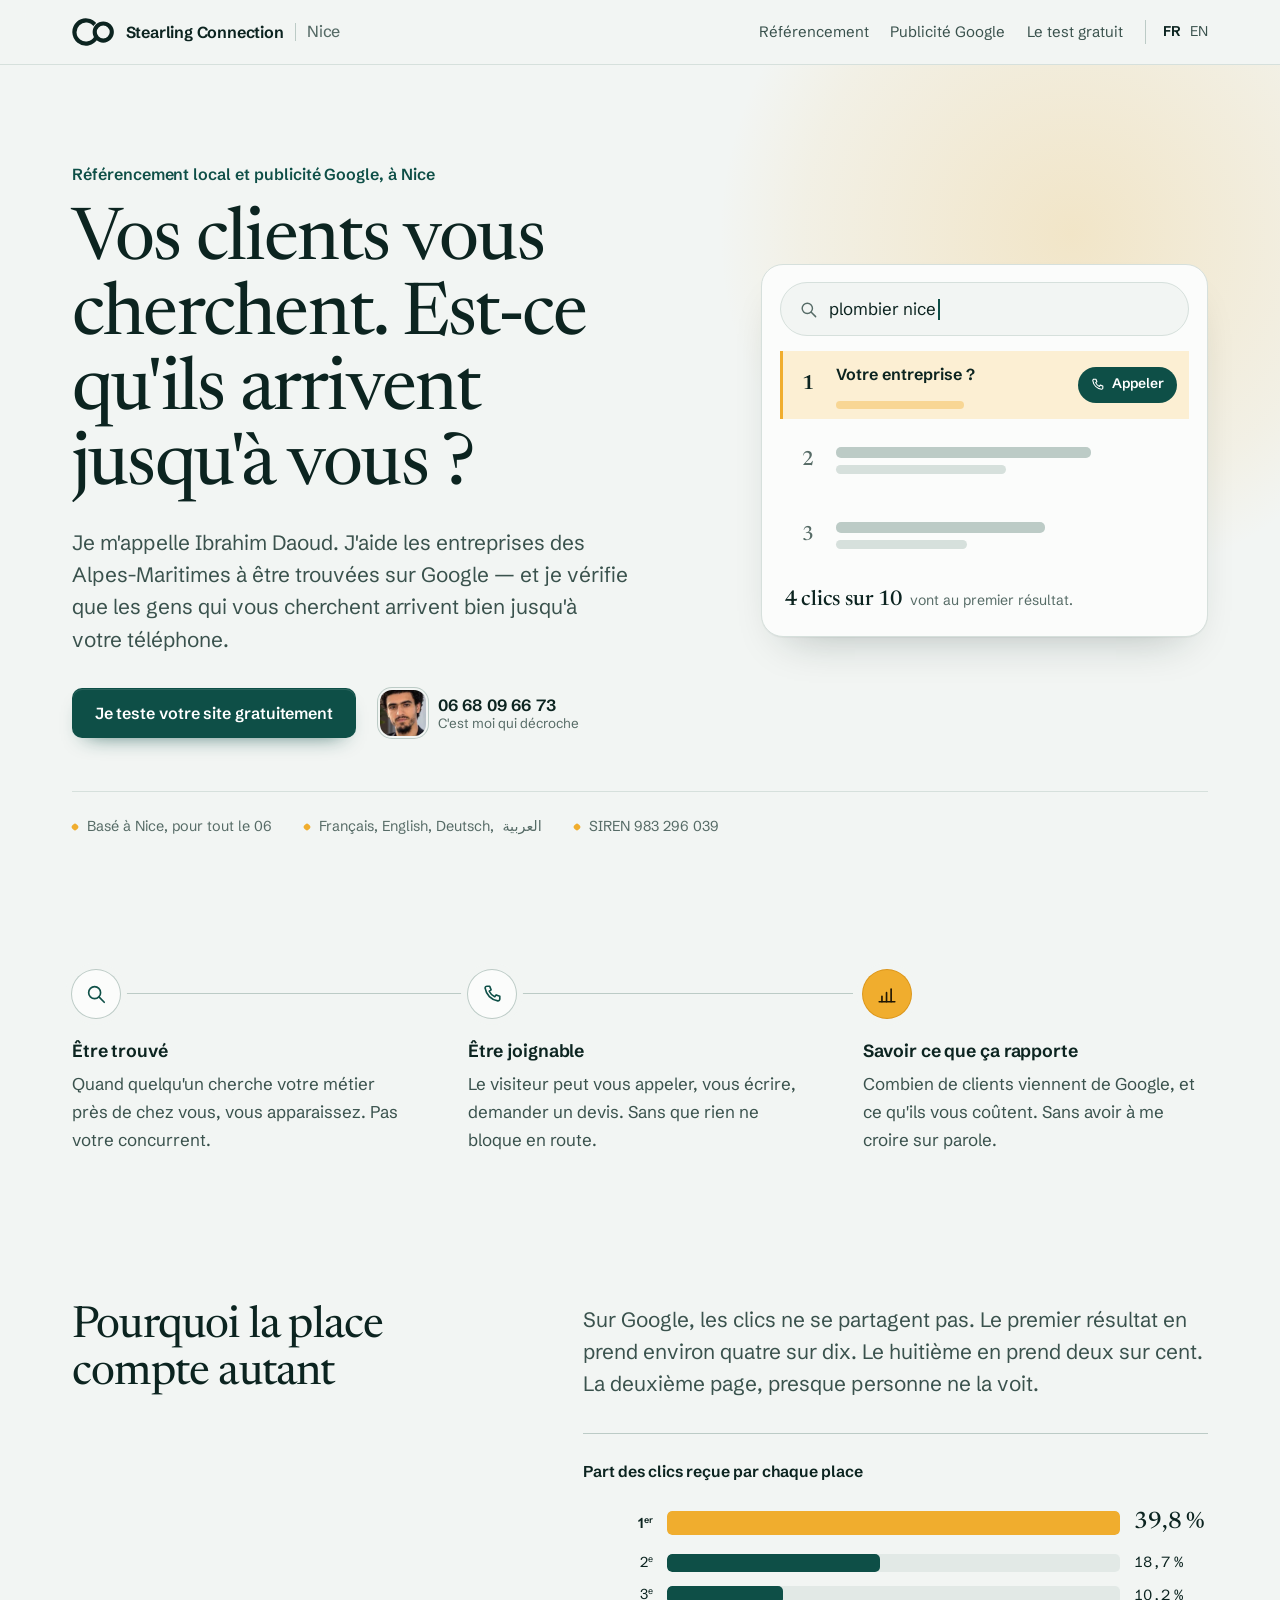
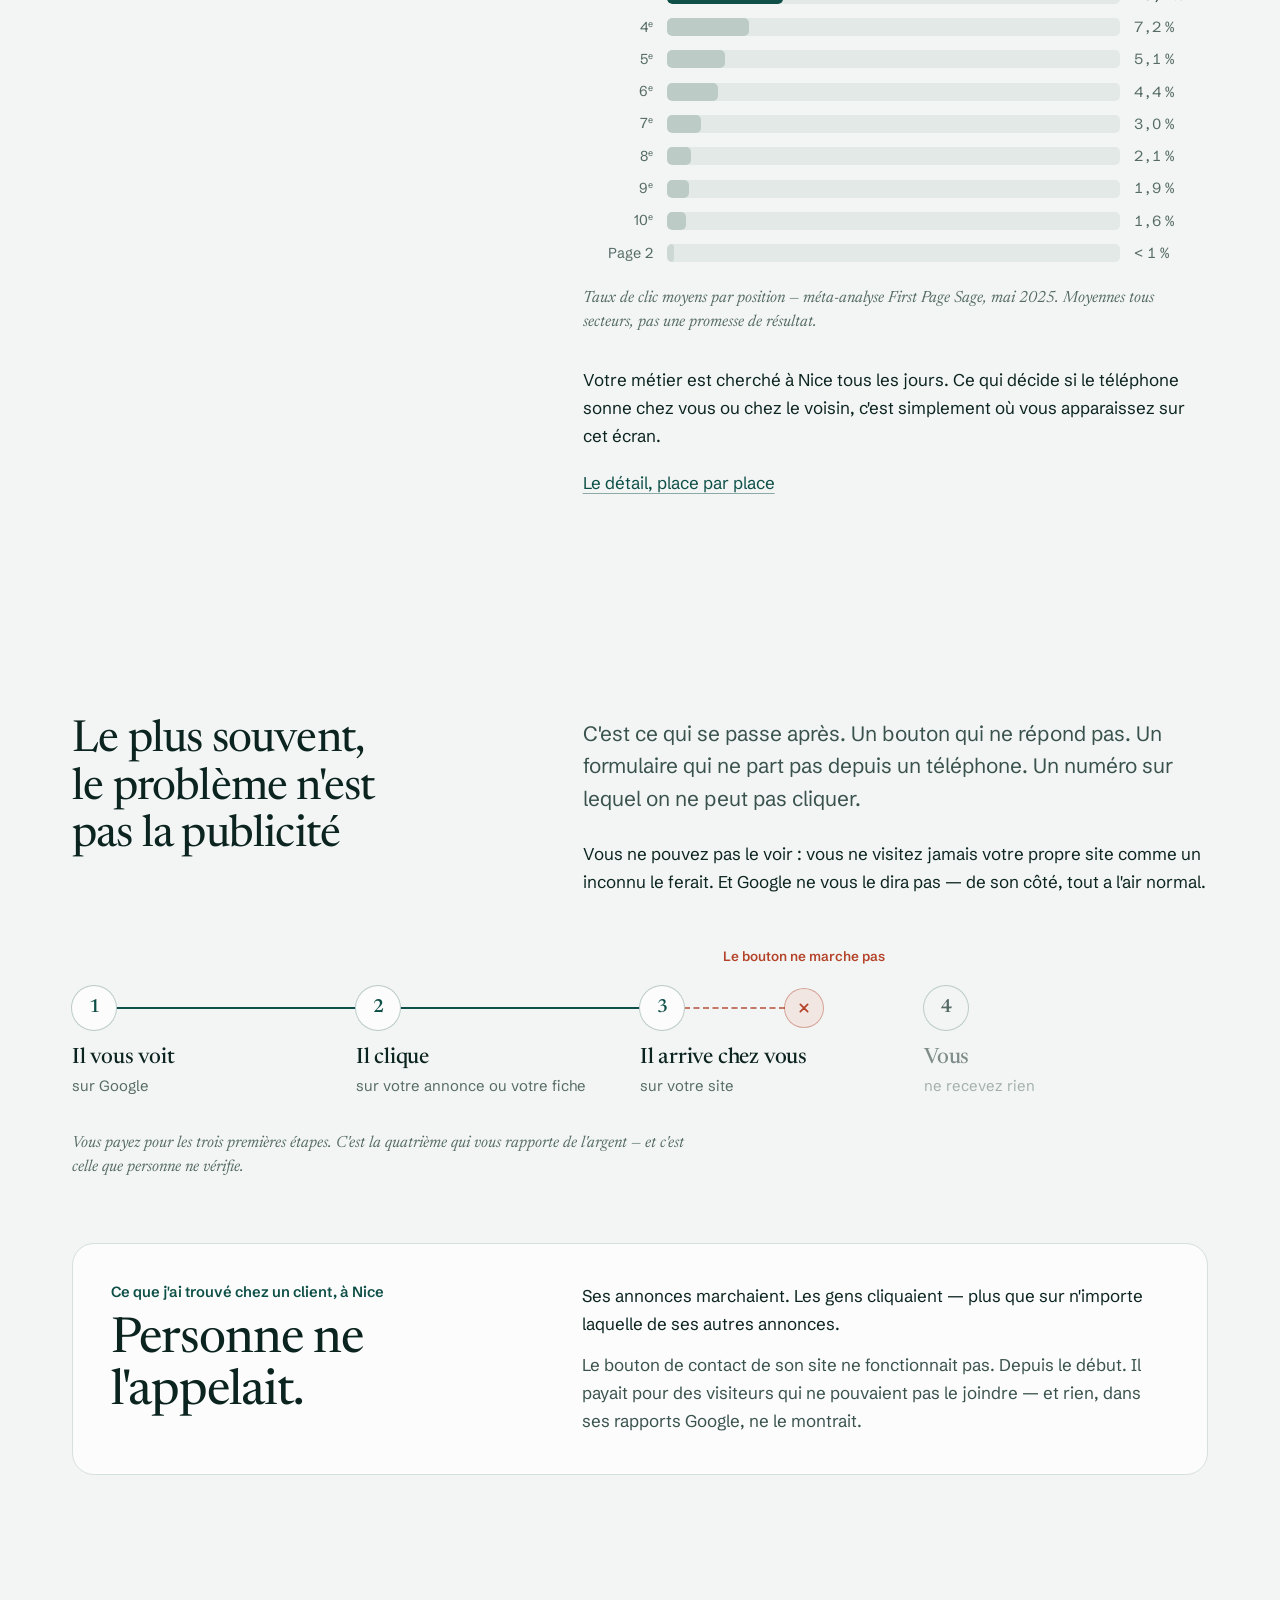
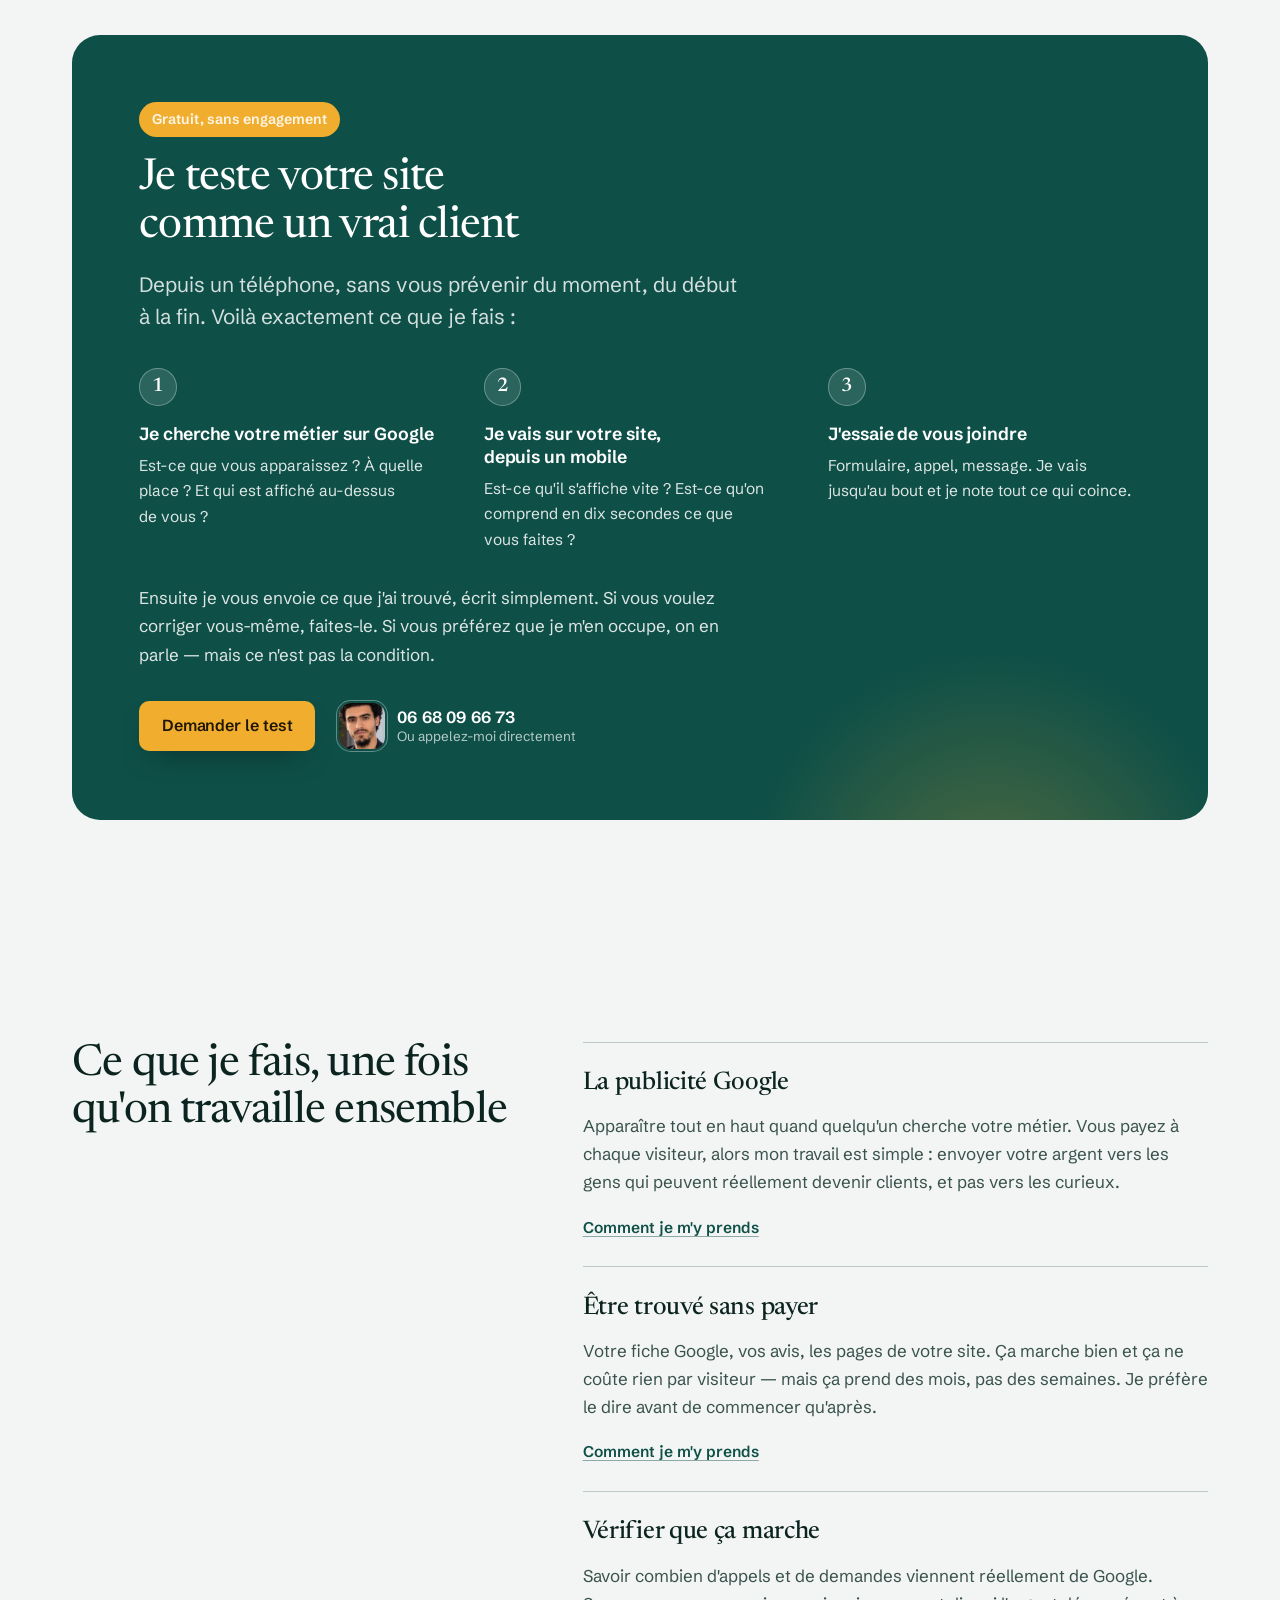
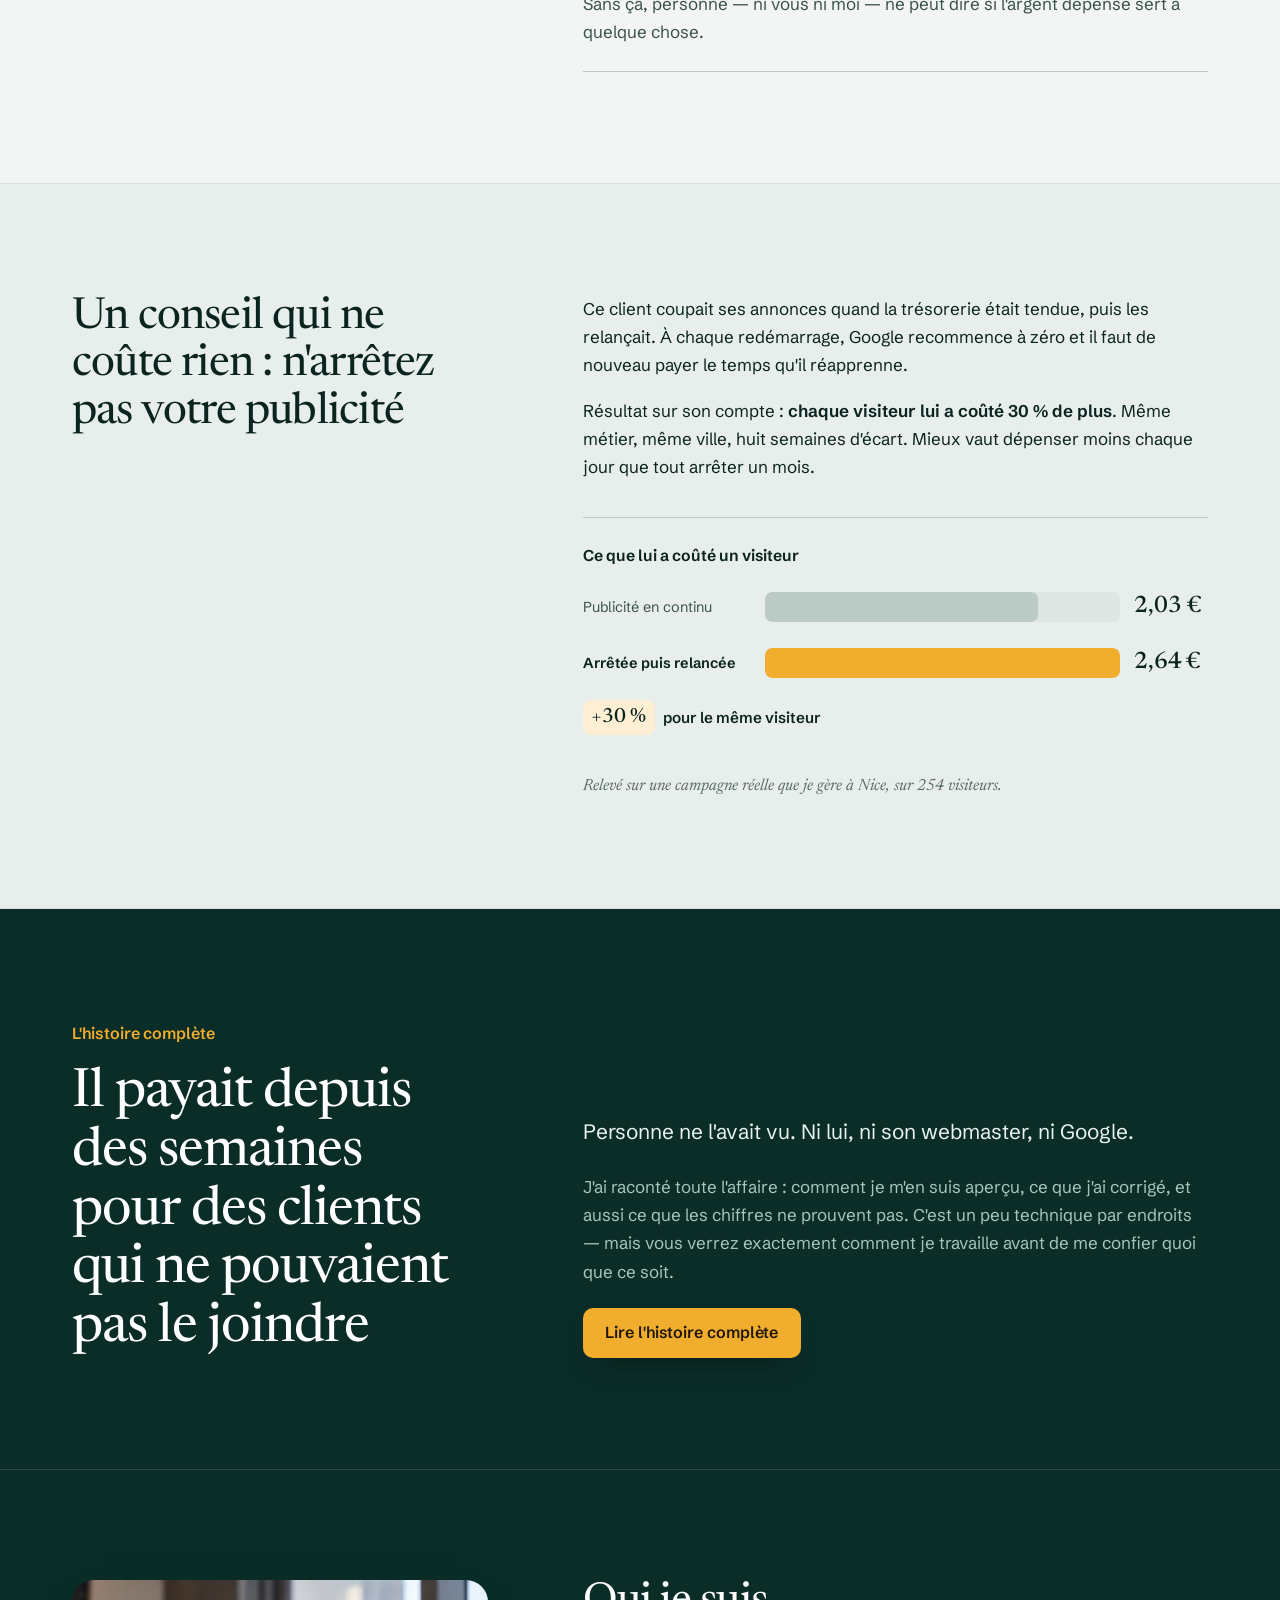
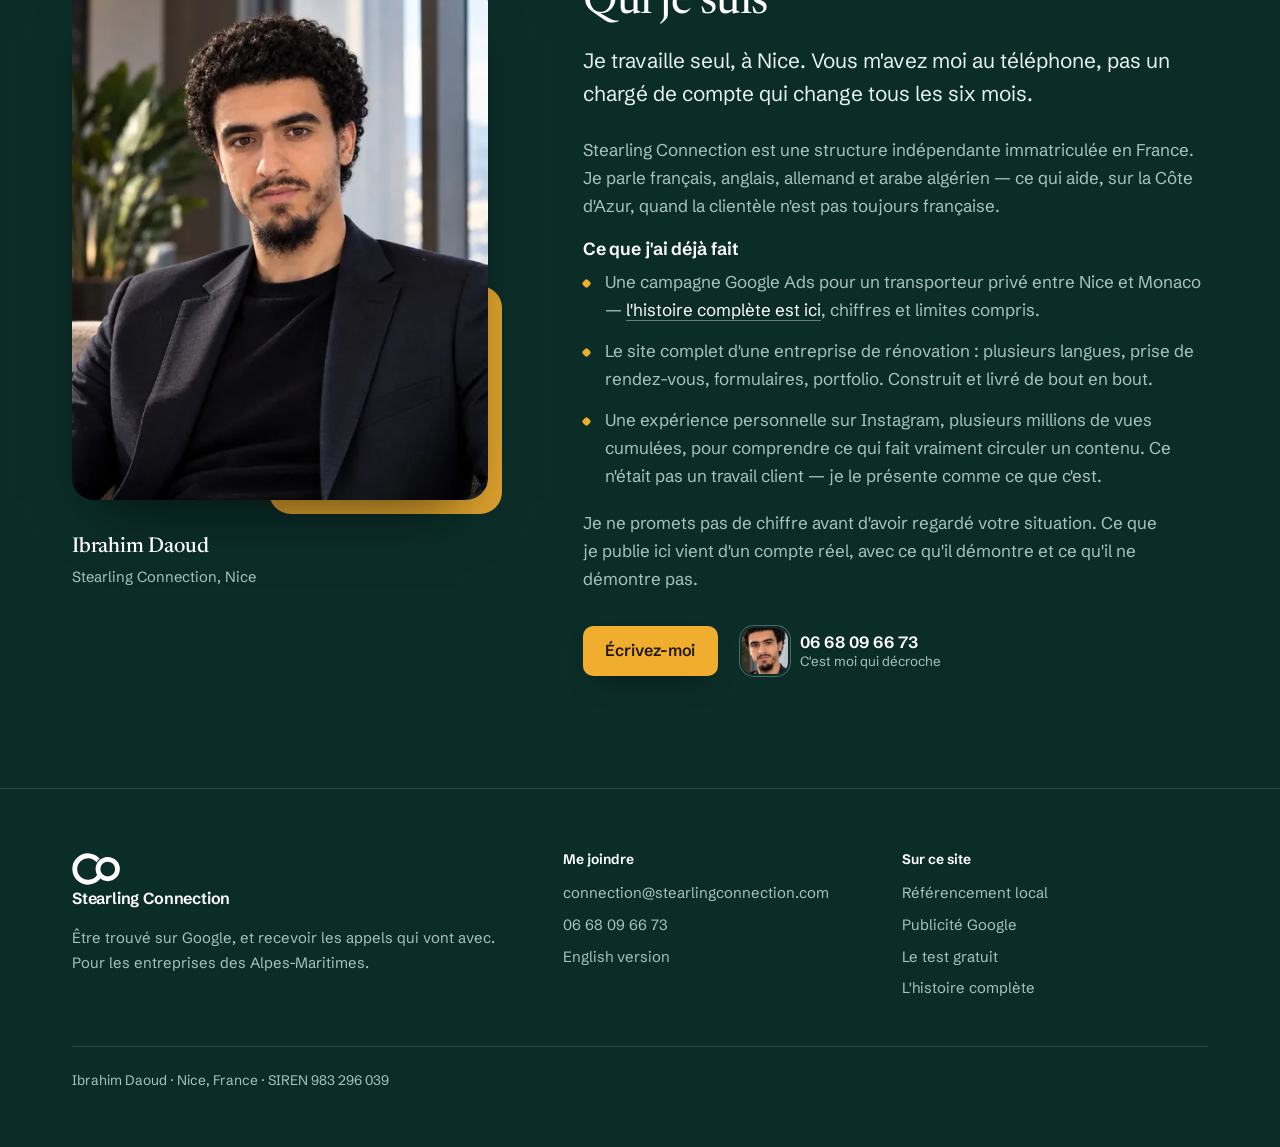
<file: index.html>
<!doctype html>
<html lang="fr">
<head>
<meta charset="utf-8">
<meta name="viewport" content="width=device-width,initial-scale=1">
<title>Consultant SEO à Nice — Stearling Connection</title>
<meta name="description" content="Ibrahim Daoud, Nice. J'aide les entreprises des Alpes-Maritimes à être trouvées sur Google et à recevoir les appels qui vont avec. Je teste votre site comme un vrai client, gratuitement.">
<meta name="theme-color" content="#0e4f47">
<link rel="canonical" href="https://stearlingconnection.com/">
<link rel="alternate" hreflang="fr" href="https://stearlingconnection.com/">
<link rel="alternate" hreflang="en" href="https://stearlingconnection.com/en.html">
<link rel="alternate" hreflang="x-default" href="https://stearlingconnection.com/">
<link rel="preload" href="/fonts/newsreader-display.woff2" as="font" type="font/woff2" crossorigin>
<link rel="preload" href="/fonts/schibsted-grotesk.woff2" as="font" type="font/woff2" crossorigin>
<meta property="og:image" content="https://stearlingconnection.com/img/og-fr.jpg">
<meta property="og:image:width" content="1200">
<meta property="og:image:height" content="630">
<meta property="og:image:alt" content="Ibrahim Daoud, Stearling Connection : référencement local et publicité Google à Nice">
<meta name="twitter:card" content="summary_large_image">
<link rel="stylesheet" href="/style.css">
<script src="/site.js" defer></script>
<link rel="icon" href="/favicon.svg" type="image/svg+xml">
<link rel="apple-touch-icon" href="/apple-touch-icon.png">
<meta property="og:title" content="Consultant SEO à Nice — Stearling Connection">
<meta property="og:description" content="Vos clients vous cherchent sur Google. Je vérifie qu'ils arrivent jusqu'à vous — gratuitement.">
<meta property="og:type" content="website">
<meta property="og:url" content="https://stearlingconnection.com/">
<meta property="og:locale" content="fr_FR">
<script type="application/ld+json">
{"@context":"https://schema.org","@type":"ProfessionalService","name":"Stearling Connection","description":"Publicité Google et référencement local pour les entreprises des Alpes-Maritimes.","founder":{"@type":"Person","name":"Ibrahim Daoud"},"areaServed":[{"@type":"City","name":"Nice"},{"@type":"City","name":"Antibes"},{"@type":"City","name":"Cannes"},{"@type":"City","name":"Cagnes-sur-Mer"},{"@type":"City","name":"Saint-Laurent-du-Var"},{"@type":"City","name":"Villeneuve-Loubet"},{"@type":"City","name":"Grasse"},{"@type":"AdministrativeArea","name":"Alpes-Maritimes, France"}],"address":{"@type":"PostalAddress","addressLocality":"Nice","addressCountry":"FR"},"email":"connection@stearlingconnection.com","telephone":"+33668096673","url":"https://stearlingconnection.com","knowsLanguage":["fr","en","de","ar"],"@id":"https://stearlingconnection.com/#business","priceRange":"€€","hasOfferCatalog":{"@type":"OfferCatalog","name":"Prestations","itemListElement":[{"@type":"Offer","itemOffered":{"@type":"Service","name":"Référencement local","url":"https://stearlingconnection.com/referencement-local-nice.html"}},{"@type":"Offer","itemOffered":{"@type":"Service","name":"Publicité Google","url":"https://stearlingconnection.com/publicite-google-nice.html"}}]}}
</script>
</head>
<body>
<svg class="sprite" aria-hidden="true" focusable="false" width="0" height="0"><defs><clipPath id="co-up"><rect x="0" y="0" width="700" height="367"/></clipPath><mask id="co-gap" maskUnits="userSpaceOnUse" x="-20" y="0" width="740" height="800"><rect x="-20" width="740" height="800" fill="#fff"/><circle cx="501.5" cy="367.5" r="134.75" fill="none" stroke="#000" stroke-width="93.5" clip-path="url(#co-up)"/></mask><symbol id="co" viewBox="8 146 668 442"><path d="M378.5 262.3A182.5 182.5 0 1 0 387.0 458.2" fill="none" stroke="currentColor" stroke-width="67.0" mask="url(#co-gap)"/><circle cx="501.5" cy="367.5" r="134.75" fill="none" stroke="currentColor" stroke-width="65.5"/></symbol></defs></svg>
<a class="skip" href="#contenu">Aller au contenu</a>

<header class="site-header">
  <div class="wrap">
    <a class="brand" href="/">
      <svg class="logo" aria-hidden="true" focusable="false"><use href="#co"/></svg>
      <span>Stearling Connection</span><span class="sub">Nice</span>
    </a>
    <nav class="nav" aria-label="Navigation principale">
      <span class="desk">
        <a href="/referencement-local-nice.html">Référencement</a>
        <a href="/publicite-google-nice.html">Publicité Google</a>
        <a href="#test">Le test gratuit</a>
      </span>
      <a class="cta-mini" href="#test">Test gratuit</a>
      <span class="lang">
        <a class="on" href="/" aria-current="page" lang="fr">FR</a>
        <a href="/en.html" lang="en" hreflang="en">EN</a>
      </span>
    </nav>
  </div>
  <div class="thread" aria-hidden="true"></div>
</header>

<main id="contenu">

  <section class="home-hero">
    <div class="wrap">
      <div class="home-hero__grid">
        <div>
          <p class="kicker">Référencement local et publicité Google, à Nice</p>
          <h1>Vos clients vous cherchent. Est&#8209;ce qu'ils arrivent jusqu'à vous&nbsp;?</h1>
          <p class="lede">Je m'appelle Ibrahim Daoud. J'aide les entreprises des <span class='nw'>Alpes-Maritimes</span> à être trouvées sur Google — et je vérifie que les gens qui vous cherchent arrivent bien jusqu'à votre téléphone.</p>
          <div class="actions">
            <a class="btn" href="#test">Je teste votre site gratuitement</a>
            <a class="call" href="tel:+33668096673"><picture><source srcset="/img/ibrahim-avatar-112.webp" type="image/webp"><img src="/img/ibrahim-avatar-112.jpg" width="46" height="46" alt="" decoding="async"></picture><span><b>06 68 09 66 73</b><small>C'est moi qui décroche</small></span></a>
          </div>
        </div>

        <div class="demo" data-demo="plombier nice|électricien antibes|traiteur grasse|pisciniste cagnes-sur-mer|menuisier valbonne|agence immobilière cannes|serrurier saint-laurent-du-var" aria-hidden="true">
          <div class="demo__bar">
            <svg viewBox="0 0 24 24" fill="none" stroke="currentColor" stroke-width="1.8" stroke-linecap="round" stroke-linejoin="round" aria-hidden="true"><circle cx="10.5" cy="10.5" r="6.5"/><path d="M15.5 15.5 21 21"/></svg>
            <span class="demo__q"><span data-typed>plombier nice</span><i class="demo__caret"></i></span>
          </div>
          <ol class="demo__res">
            <li class="demo__row demo__you">
              <span class="demo__pos">1</span>
              <span class="demo__lines"><span class="demo__name">Votre entreprise&nbsp;?</span><span class="demo__url"></span></span>
              <span class="demo__callbtn"><svg viewBox="0 0 24 24" fill="none" stroke="currentColor" stroke-width="1.8" stroke-linecap="round" stroke-linejoin="round" aria-hidden="true"><path d="M6.5 3.5h3l1.5 4-2 1.5a12 12 0 0 0 6 6l1.5-2 4 1.5v3a2 2 0 0 1-2.2 2A16.5 16.5 0 0 1 4.5 5.7 2 2 0 0 1 6.5 3.5z"/></svg>Appeler</span>
            </li>
            <li class="demo__row"><span class="demo__pos">2</span><span class="demo__lines"><i></i><i></i></span><span></span></li>
            <li class="demo__row"><span class="demo__pos">3</span><span class="demo__lines"><i></i><i></i></span><span></span></li>
          </ol>
          <p class="demo__note"><b>4 clics sur 10</b> vont au premier résultat.</p>
        </div>
      </div>

      <ul class="facts">
      <li>Basé à Nice, pour tout le 06</li>
      <li>Français, English, Deutsch, <span lang="ar" dir="rtl">العربية</span></li>
      <li>SIREN 983 296 039</li>
      </ul>
    </div>
  </section>

  <section class="path" data-reveal aria-labelledby="path-h">
    <div class="wrap">
      <h2 class="visually-hidden" id="path-h">Ce que je vérifie pour vous</h2>
      <ol class="path__list">
        <li class="path__step">
          <span class="path__node" aria-hidden="true"><svg viewBox="0 0 24 24" fill="none" stroke="currentColor" stroke-width="1.8" stroke-linecap="round" stroke-linejoin="round" aria-hidden="true"><circle cx="10.5" cy="10.5" r="6.5"/><path d="M15.5 15.5 21 21"/></svg></span>
          <h3>Être trouvé</h3>
          <p>Quand quelqu'un cherche votre métier près de chez vous, vous apparaissez. Pas votre concurrent.</p>
        </li>
        <li class="path__step">
          <span class="path__node" aria-hidden="true"><svg viewBox="0 0 24 24" fill="none" stroke="currentColor" stroke-width="1.8" stroke-linecap="round" stroke-linejoin="round" aria-hidden="true"><path d="M6.5 3.5h3l1.5 4-2 1.5a12 12 0 0 0 6 6l1.5-2 4 1.5v3a2 2 0 0 1-2.2 2A16.5 16.5 0 0 1 4.5 5.7 2 2 0 0 1 6.5 3.5z"/></svg></span>
          <h3>Être joignable</h3>
          <p>Le visiteur peut vous appeler, vous écrire, demander un devis. Sans que rien ne bloque en route.</p>
        </li>
        <li class="path__step">
          <span class="path__node" aria-hidden="true"><svg viewBox="0 0 24 24" fill="none" stroke="currentColor" stroke-width="1.8" stroke-linecap="round" stroke-linejoin="round" aria-hidden="true"><path d="M3.5 20.5h17"/><path d="M6.5 20.5v-6M11.5 20.5v-10M16.5 20.5v-14"/></svg></span>
          <h3>Savoir ce que ça rapporte</h3>
          <p>Combien de clients viennent de Google, et ce qu'ils vous coûtent. Sans avoir à me croire sur parole.</p>
        </li>
      </ol>
    </div>
  </section>

  <section id="place">
    <div class="wrap sec__grid">
      <header class="sec__head"><h2>Pourquoi la place compte autant</h2></header>
      <div class="sec__body">
        <p class="lede">Sur Google, les clics ne se partagent pas. Le premier résultat en prend environ quatre sur dix. Le huitième en prend deux sur cent. La deuxième page, presque personne ne la voit.</p>
        <figure class="ladder" data-reveal>
          <p class="chart-title">Part des clics reçue par chaque place</p>
          <ol class="ranks">
            <li class="rank top" style="--v:100.0;--r:0"><span class="rk-l">1<sup>er</sup></span><span class="rk-b"><i></i></span><span class="rk-v">39,8&nbsp;%</span></li>
            <li class="rank on" style="--v:47.0;--r:1"><span class="rk-l">2<sup>e</sup></span><span class="rk-b"><i></i></span><span class="rk-v">18,7&nbsp;%</span></li>
            <li class="rank on" style="--v:25.6;--r:2"><span class="rk-l">3<sup>e</sup></span><span class="rk-b"><i></i></span><span class="rk-v">10,2&nbsp;%</span></li>
            <li class="rank" style="--v:18.1;--r:3"><span class="rk-l">4<sup>e</sup></span><span class="rk-b"><i></i></span><span class="rk-v">7,2&nbsp;%</span></li>
            <li class="rank" style="--v:12.8;--r:4"><span class="rk-l">5<sup>e</sup></span><span class="rk-b"><i></i></span><span class="rk-v">5,1&nbsp;%</span></li>
            <li class="rank" style="--v:11.1;--r:5"><span class="rk-l">6<sup>e</sup></span><span class="rk-b"><i></i></span><span class="rk-v">4,4&nbsp;%</span></li>
            <li class="rank" style="--v:7.5;--r:6"><span class="rk-l">7<sup>e</sup></span><span class="rk-b"><i></i></span><span class="rk-v">3,0&nbsp;%</span></li>
            <li class="rank" style="--v:5.3;--r:7"><span class="rk-l">8<sup>e</sup></span><span class="rk-b"><i></i></span><span class="rk-v">2,1&nbsp;%</span></li>
            <li class="rank" style="--v:4.8;--r:8"><span class="rk-l">9<sup>e</sup></span><span class="rk-b"><i></i></span><span class="rk-v">1,9&nbsp;%</span></li>
            <li class="rank" style="--v:4.0;--r:9"><span class="rk-l">10<sup>e</sup></span><span class="rk-b"><i></i></span><span class="rk-v">1,6&nbsp;%</span></li>
            <li class="rank off" style="--v:1.5;--r:10"><span class="rk-l">Page 2</span><span class="rk-b"><i></i></span><span class="rk-v">&lt; 1&nbsp;%</span></li>
          </ol>
          <figcaption>Taux de clic moyens par position — méta-analyse First Page Sage, mai 2025. Moyennes tous secteurs, pas une promesse de résultat.</figcaption>
        </figure>
        <p>Votre métier est cherché à Nice tous les jours. Ce qui décide si le téléphone sonne chez vous ou chez le voisin, c'est simplement où vous apparaissez sur cet écran.</p>
        <p><a class="more" href="/referencement-local-nice.html">Le détail, place par place</a></p>
      </div>
    </div>
  </section>

  <section id="probleme">
    <div class="wrap sec__grid">
      <header class="sec__head"><h2>Le plus souvent, le problème n'est pas la publicité</h2></header>
      <div class="sec__body">
        <p class="lede">C'est ce qui se passe après. Un bouton qui ne répond pas. Un formulaire qui ne part pas depuis un téléphone. Un numéro sur lequel on ne peut pas cliquer.</p>
        <p>Vous ne pouvez pas le voir&nbsp;: vous ne visitez jamais votre propre site comme un inconnu le ferait. Et Google ne vous le dira pas — de son côté, tout a l'air normal.</p>
      </div>
    </div>
    <div class="wrap sec__full">
      <figure class="journey" data-reveal>
        <ol class="journey__track">
          <li class="stop" style="--s:0"><span class="stop__dot" aria-hidden="true">1</span><span class="stop__txt"><b>Il vous voit</b><span>sur Google</span></span><span class="stop__link" aria-hidden="true"></span></li>
          <li class="stop" style="--s:1"><span class="stop__dot" aria-hidden="true">2</span><span class="stop__txt"><b>Il clique</b><span>sur votre annonce ou votre fiche</span></span><span class="stop__link" aria-hidden="true"></span></li>
          <li class="stop stop--break" style="--s:2"><span class="stop__dot" aria-hidden="true">3</span><span class="stop__txt"><b>Il arrive chez vous</b><span>sur votre site</span></span></li>
          <li class="snap" aria-hidden="true"><span class="snap__x"><svg viewBox="0 0 24 24" fill="none" stroke="currentColor" stroke-width="2.6" stroke-linecap="round" aria-hidden="true"><path d="M6.5 6.5l11 11M17.5 6.5l-11 11"/></svg></span><span class="snap__label">Le bouton ne marche pas</span></li>
          <li class="stop stop--dead" style="--s:3"><span class="stop__dot" aria-hidden="true">4</span><span class="stop__txt"><span class="visually-hidden">Le bouton de contact ne marche pas&nbsp;: </span><b>Vous</b><span>ne recevez rien</span></span></li>
        </ol>
        <figcaption>Vous payez pour les trois premières étapes. C'est la quatrième qui vous rapporte de l'argent — et c'est celle que personne ne vérifie.</figcaption>
      </figure>
      <div class="case" data-reveal>
        <p class="case__line"><span>Ce que j'ai trouvé chez un client, à Nice</span>Personne ne l'appelait.</p>
        <div>
          <p>Ses annonces marchaient. Les gens cliquaient — plus que sur n'importe laquelle de ses autres annonces.</p>
          <p>Le bouton de contact de son site ne fonctionnait pas. Depuis le début. Il payait pour des visiteurs qui ne pouvaient pas le joindre — et rien, dans ses rapports Google, ne le montrait.</p>
        </div>
      </div>
    </div>
  </section>

  <section class="test" id="test">
    <div class="wrap">
      <div class="test__panel" data-reveal>
        <p class="test__tag">Gratuit, sans engagement</p>
        <h2>Je teste votre site comme un vrai client</h2>
        <p class="lede">Depuis un téléphone, sans vous prévenir du moment, du début à la fin. Voilà exactement ce que je fais&nbsp;:</p>
        <ol class="steps">
        <li><h3>Je cherche votre métier sur Google</h3><p>Est-ce que vous apparaissez&nbsp;? À quelle place&nbsp;? Et qui est affiché au-dessus de vous&nbsp;?</p></li>
        <li><h3>Je vais sur votre site, depuis un mobile</h3><p>Est-ce qu'il s'affiche vite&nbsp;? Est-ce qu'on comprend en dix secondes ce que vous faites&nbsp;?</p></li>
        <li><h3>J'essaie de vous joindre</h3><p>Formulaire, appel, message. Je vais jusqu'au bout et je note tout ce qui coince.</p></li>
        </ol>
        <p>Ensuite je vous envoie ce que j'ai trouvé, écrit simplement. Si vous voulez corriger vous-même, faites-le. Si vous préférez que je m'en occupe, on en parle — mais ce n'est pas la condition.</p>
        <div class="actions">
          <a class="btn" href="mailto:connection@stearlingconnection.com?subject=Je%20veux%20le%20test%20gratuit">Demander le test</a>
          <a class="call" href="tel:+33668096673"><picture><source srcset="/img/ibrahim-avatar-112.webp" type="image/webp"><img src="/img/ibrahim-avatar-112.jpg" width="46" height="46" alt="" decoding="async"></picture><span><b>06 68 09 66 73</b><small>Ou appelez-moi directement</small></span></a>
        </div>
      </div>
    </div>
  </section>

  <section id="services">
    <div class="wrap sec__grid">
      <header class="sec__head"><h2>Ce que je fais, une fois qu'on travaille ensemble</h2></header>
      <div class="sec__body" data-stagger>
        <div class="svc">
          <h3>La publicité Google</h3>
          <p>Apparaître tout en haut quand quelqu'un cherche votre métier. Vous payez à chaque visiteur, alors mon travail est simple&nbsp;: envoyer votre argent vers les gens qui peuvent réellement devenir clients, et pas vers les curieux.</p>
          <p><a class="more" href="/publicite-google-nice.html">Comment je m'y prends<span class="visually-hidden"> pour la publicité Google</span></a></p>
        </div>
        <div class="svc">
          <h3>Être trouvé sans payer</h3>
          <p>Votre fiche Google, vos avis, les pages de votre site. Ça marche bien et ça ne coûte rien par visiteur — mais ça prend des mois, pas des semaines. Je préfère le dire avant de commencer qu'après.</p>
          <p><a class="more" href="/referencement-local-nice.html">Comment je m'y prends<span class="visually-hidden"> pour le référencement local</span></a></p>
        </div>
        <div class="svc">
          <h3>Vérifier que ça marche</h3>
          <p>Savoir combien d'appels et de demandes viennent réellement de Google. Sans ça, personne — ni vous ni moi — ne peut dire si l'argent dépensé sert à quelque chose.</p>
        </div>
      </div>
    </div>
  </section>

  <section class="band" id="conseil">
    <div class="wrap sec__grid">
      <header class="sec__head"><h2>Un conseil qui ne coûte rien&nbsp;: n'arrêtez pas votre publicité</h2></header>
      <div class="sec__body">
        <p>Ce client coupait ses annonces quand la trésorerie était tendue, puis les relançait. À chaque redémarrage, Google recommence à zéro et il faut de nouveau payer le temps qu'il réapprenne.</p>
        <p>Résultat sur son compte&nbsp;: <strong>chaque visiteur lui a coûté 30&nbsp;% de plus</strong>. Même métier, même ville, huit semaines d'écart. Mieux vaut dépenser moins chaque jour que tout arrêter un mois.</p>
        <figure class="cost" data-reveal>
          <p class="chart-title">Ce que lui a coûté un visiteur</p>
          <ol class="ranks">
            <li class="rank" style="--v:76.9;--r:0"><span class="rk-l">Publicité en continu</span><span class="rk-b"><i></i></span><span class="rk-v">2,03&nbsp;€</span></li>
            <li class="rank top" style="--v:100;--r:1"><span class="rk-l">Arrêtée puis relancée</span><span class="rk-b"><i></i></span><span class="rk-v">2,64&nbsp;€</span></li>
          </ol>
          <p class="cost__delta"><b>+30&nbsp;%</b> pour le même visiteur</p>
          <figcaption>Relevé sur une campagne réelle que je gère à Nice, sur 254 visiteurs.</figcaption>
        </figure>
      </div>
    </div>
  </section>

  <div class="finale">
    <section class="story">
      <div class="wrap">
        <div>
          <p class="kicker">L'histoire complète</p>
          <h2>Il payait depuis des semaines pour des clients qui ne pouvaient pas le joindre</h2>
        </div>
        <div>
          <p class="lede">Personne ne l'avait vu. Ni lui, ni son webmaster, ni Google.</p>
          <p>J'ai raconté toute l'affaire&nbsp;: comment je m'en suis aperçu, ce que j'ai corrigé, et aussi ce que les chiffres ne prouvent pas. C'est un peu technique par endroits — mais vous verrez exactement comment je travaille avant de me confier quoi que ce soit.</p>
          <div class="btn-row"><a class="btn" href="/etude-de-cas-google-ads-nice.html">Lire l'histoire complète</a></div>
        </div>
      </div>
    </section>

    <section class="about" id="apropos">
      <div class="wrap about__grid">
        <figure class="portrait" data-reveal>
          <picture>
            <source type="image/webp" srcset="/img/ibrahim-daoud-480.webp 480w, /img/ibrahim-daoud-800.webp 800w" sizes="(min-width: 900px) 26rem, 92vw">
            <img src="/img/ibrahim-daoud-480.jpg" srcset="/img/ibrahim-daoud-480.jpg 480w, /img/ibrahim-daoud-800.jpg 800w" sizes="(min-width: 900px) 26rem, 92vw" width="480" height="600" loading="lazy" decoding="async" alt="Ibrahim Daoud, consultant en référencement local à Nice">
          </picture>
          <figcaption><b>Ibrahim Daoud</b>Stearling Connection, Nice</figcaption>
        </figure>
        <div>
          <h2>Qui je suis</h2>
          <p class="lede">Je travaille seul, à Nice. Vous m'avez moi au téléphone, pas un chargé de compte qui change tous les six mois.</p>
          <p>Stearling Connection est une structure indépendante immatriculée en France. Je parle français, anglais, allemand et arabe algérien — ce qui aide, sur la Côte d'Azur, quand la clientèle n'est pas toujours française.</p>
          <h3>Ce que j'ai déjà fait</h3>
          <ul class="plain">
          <li>Une campagne Google Ads pour un transporteur privé entre Nice et Monaco — <a href="/etude-de-cas-google-ads-nice.html">l'histoire complète est ici</a>, chiffres et limites compris.</li>
          <li>Le site complet d'une entreprise de rénovation&nbsp;: plusieurs langues, prise de rendez-vous, formulaires, portfolio. Construit et livré de bout en bout.</li>
          <li>Une expérience personnelle sur Instagram, plusieurs millions de vues cumulées, pour comprendre ce qui fait vraiment circuler un contenu. Ce n'était pas un travail client — je le présente comme ce que c'est.</li>
          </ul>
          <p>Je ne promets pas de chiffre avant d'avoir regardé votre situation. Ce que je publie ici vient d'un compte réel, avec ce qu'il démontre et ce qu'il ne démontre pas.</p>
          <div class="actions">
            <a class="btn" href="mailto:connection@stearlingconnection.com">Écrivez-moi</a>
            <a class="call" href="tel:+33668096673"><picture><source srcset="/img/ibrahim-avatar-112.webp" type="image/webp"><img src="/img/ibrahim-avatar-112.jpg" width="46" height="46" alt="" decoding="async"></picture><span><b>06 68 09 66 73</b><small>C'est moi qui décroche</small></span></a>
          </div>
        </div>
      </div>
    </section>
  </div>

</main>

<footer class="site-footer">
  <div class="wrap">
    <div class="cols">
      <div>
        <a class="brand" href="/"><svg class="logo" aria-hidden="true" focusable="false"><use href="#co"/></svg><span>Stearling Connection</span></a>
        <p>Être trouvé sur Google, et recevoir les appels qui vont avec. Pour les entreprises des Alpes-Maritimes.</p>
      </div>
      <div>
        <h2 class="foot-h">Me joindre</h2>
        <a href="mailto:connection@stearlingconnection.com">connection@stearlingconnection.com</a>
        <a href="tel:+33668096673">06 68 09 66 73</a>
        <a href="/en.html" lang="en" hreflang="en">English version</a>
      </div>
      <div>
        <h2 class="foot-h">Sur ce site</h2>
        <a href="/referencement-local-nice.html">Référencement local</a>
        <a href="/publicite-google-nice.html">Publicité Google</a>
        <a href="#test">Le test gratuit</a>
        <a href="/etude-de-cas-google-ads-nice.html">L'histoire complète</a>
      </div>
    </div>
    <div class="legal"><p class="tiny">Ibrahim Daoud · Nice, France · SIREN 983 296 039</p></div>
  </div>
</footer>
</body>
</html>
</file>
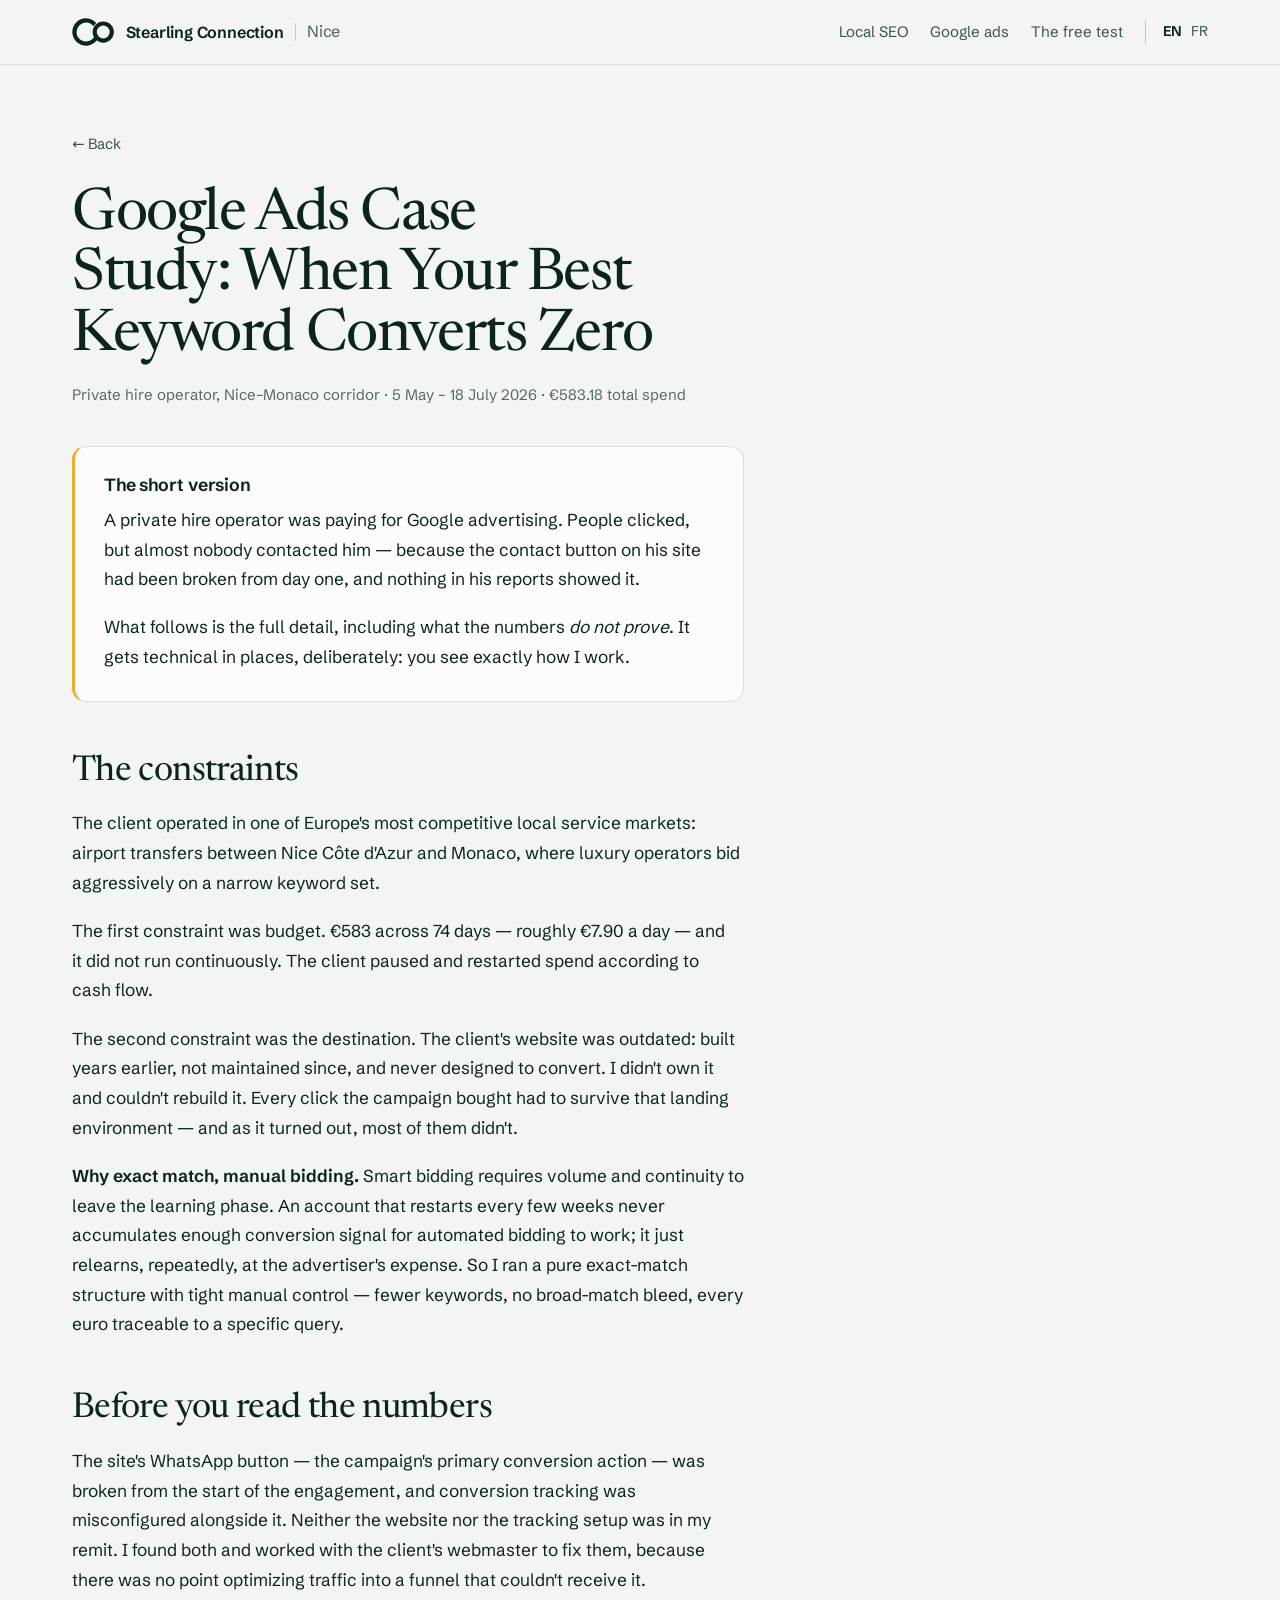
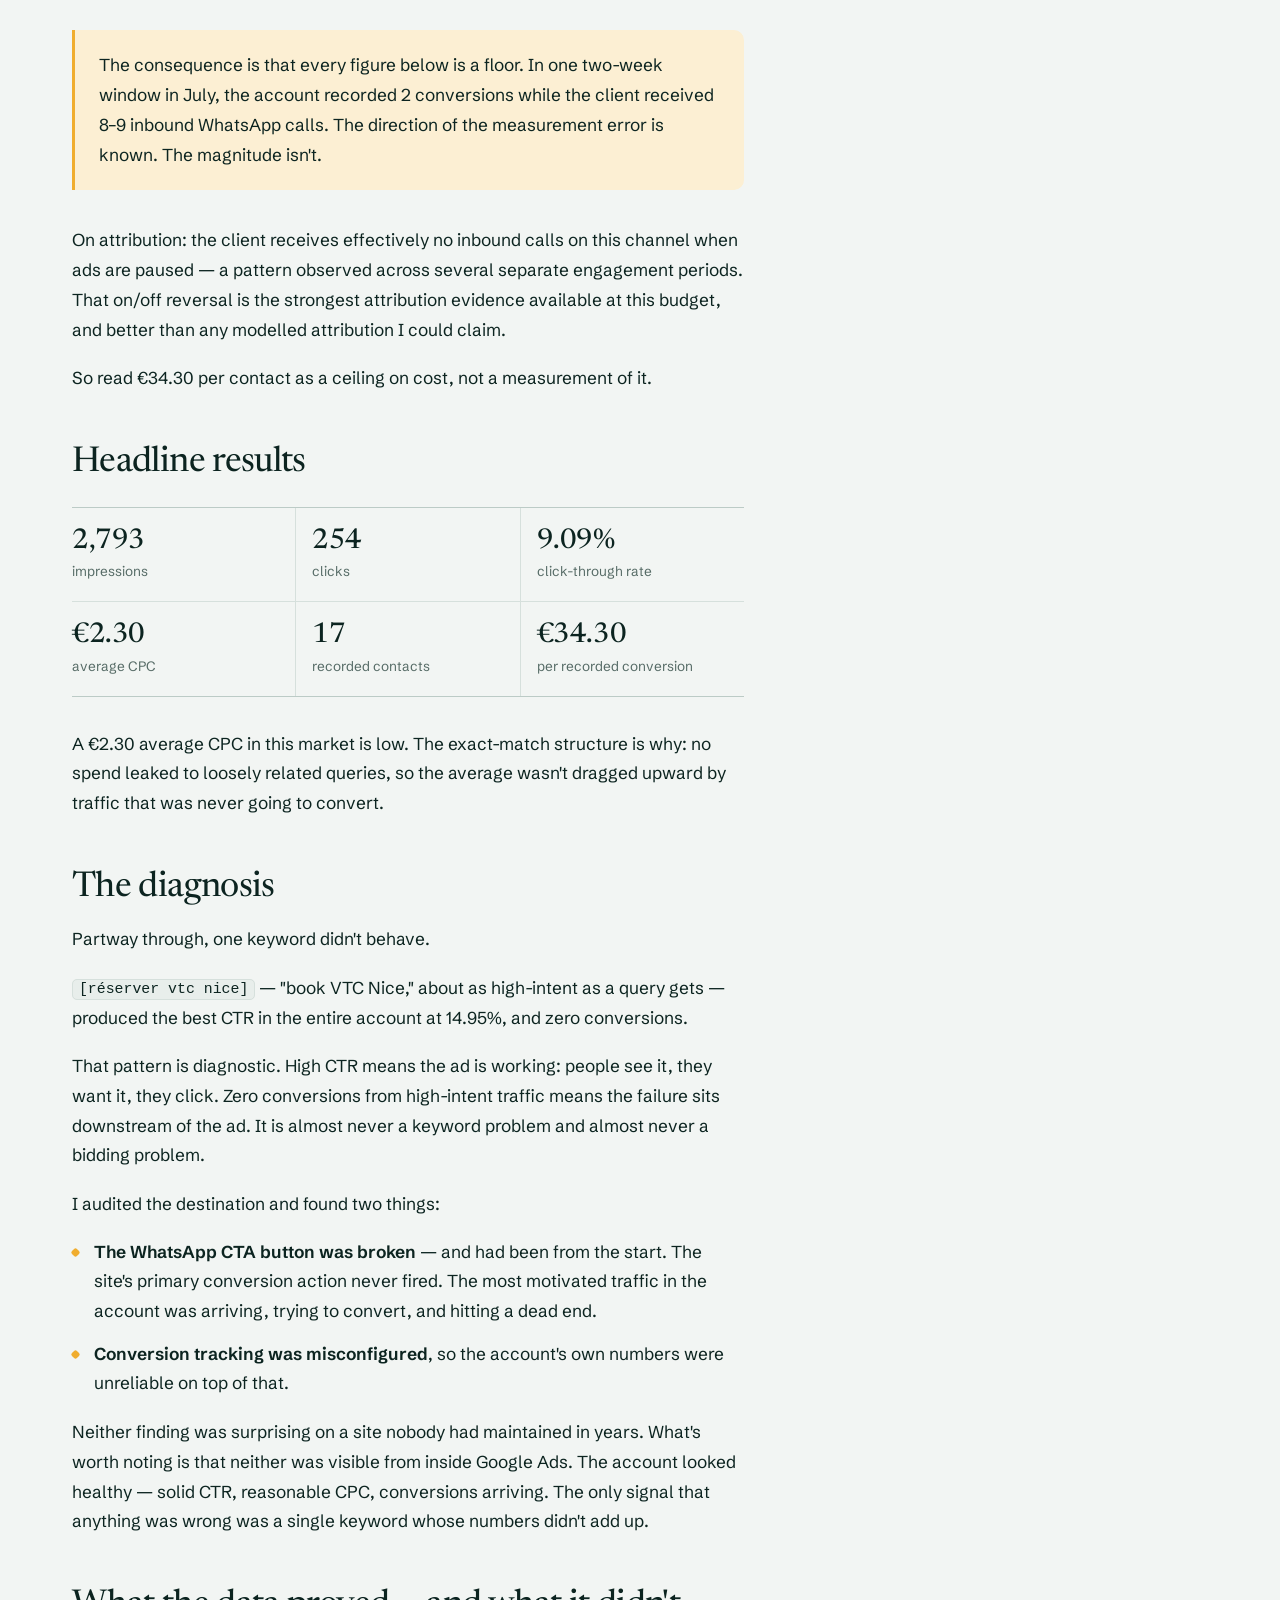
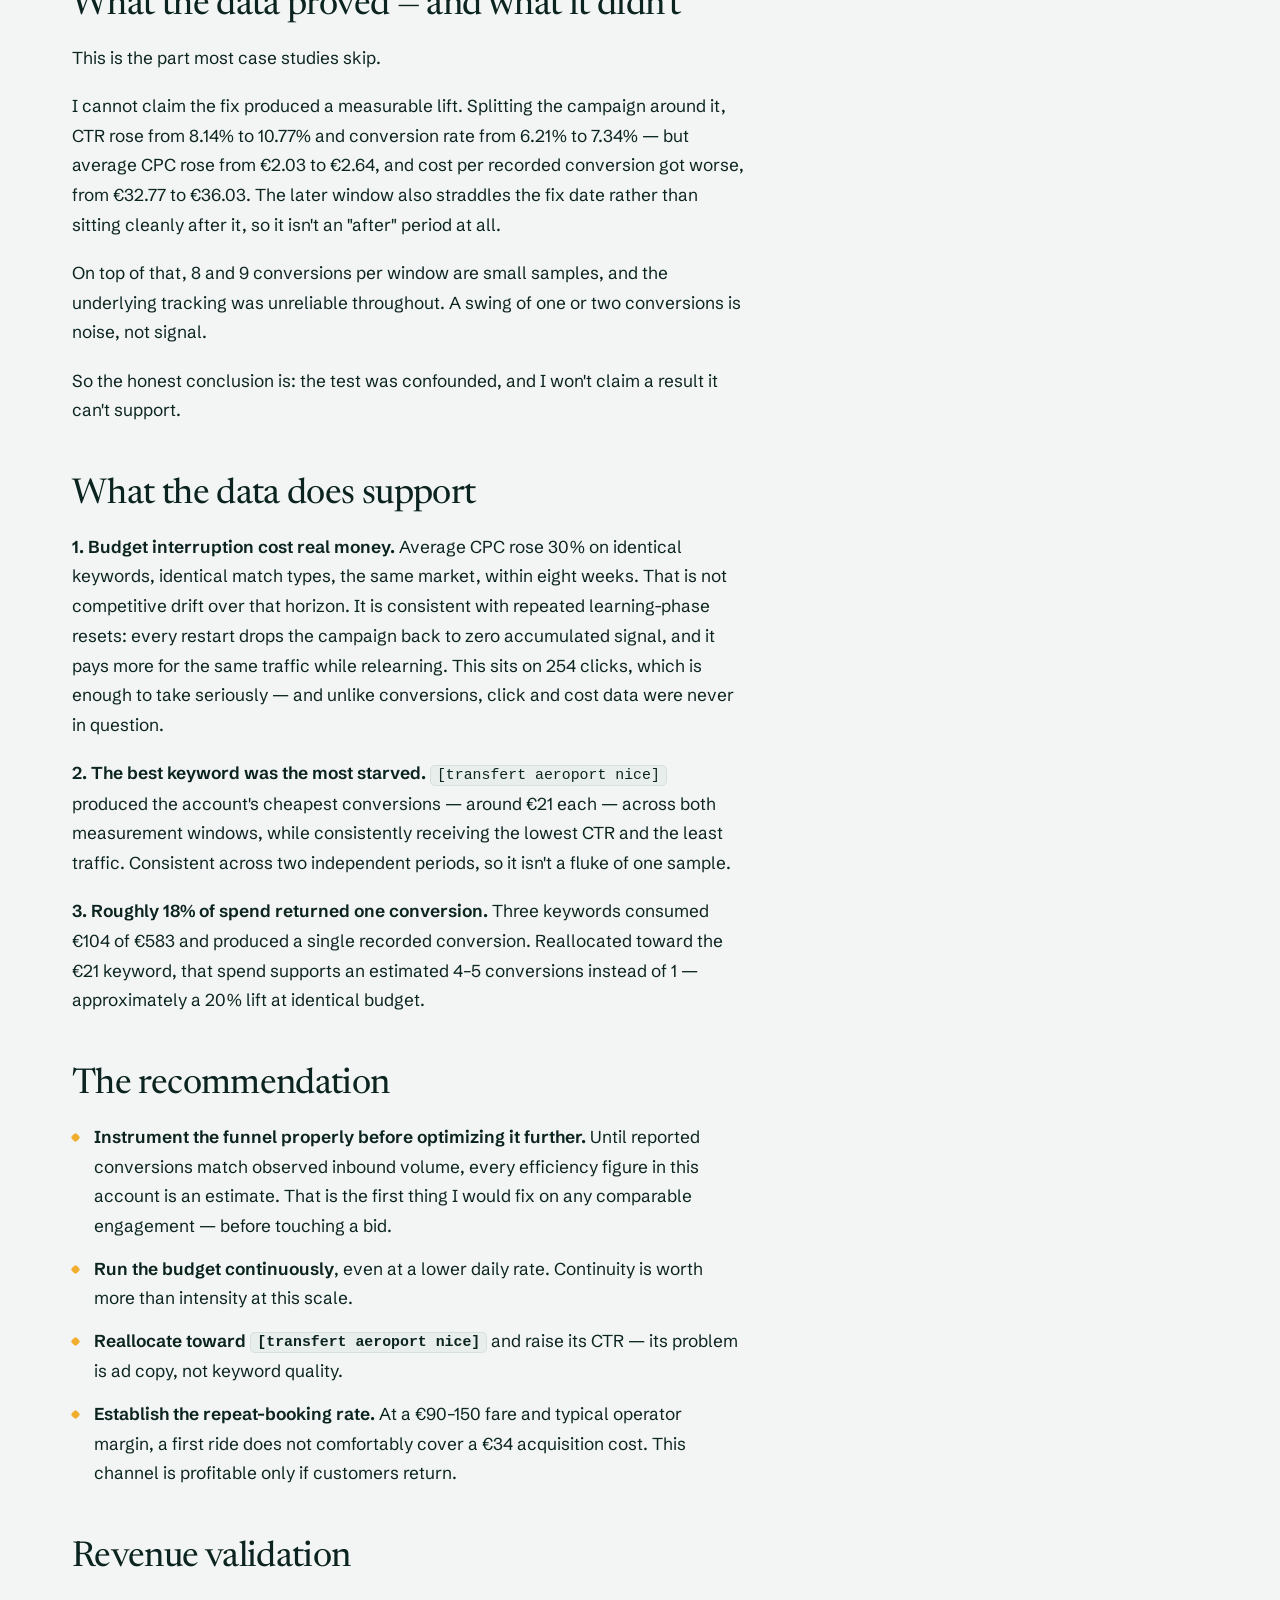
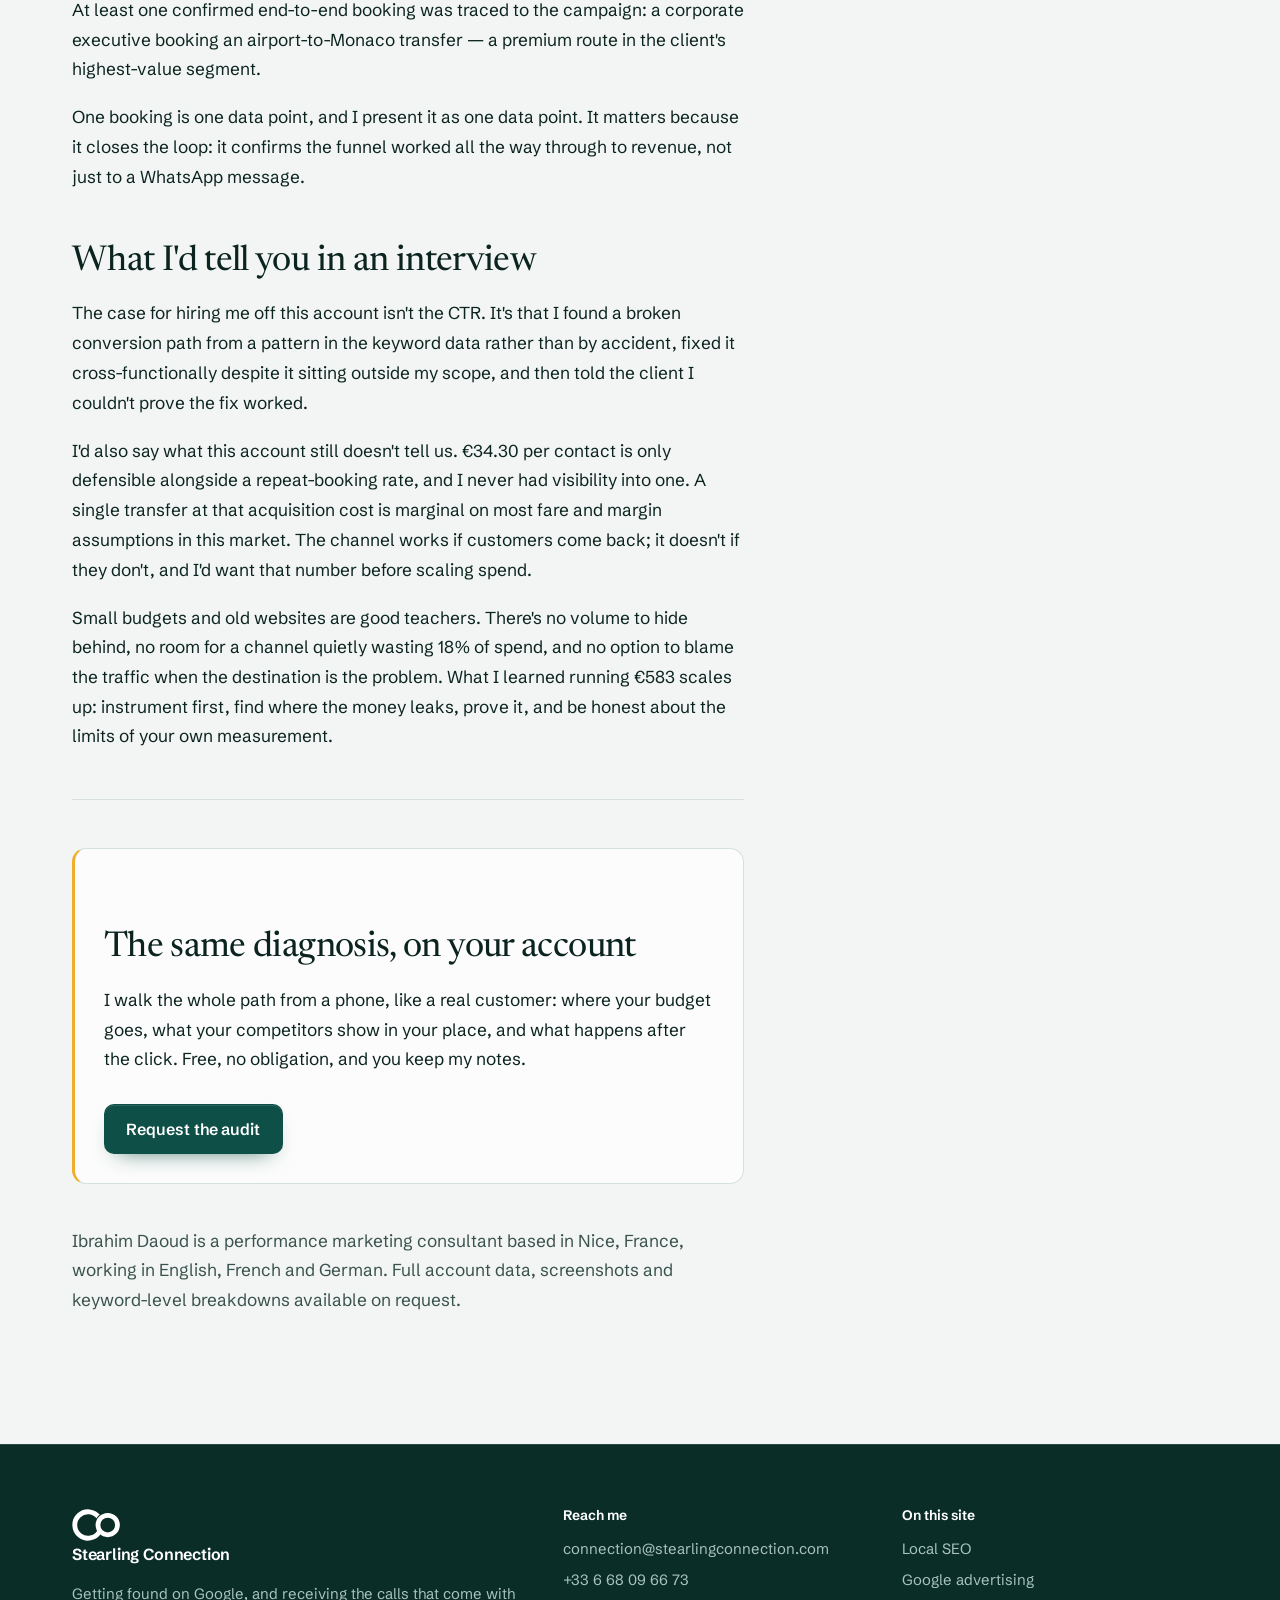
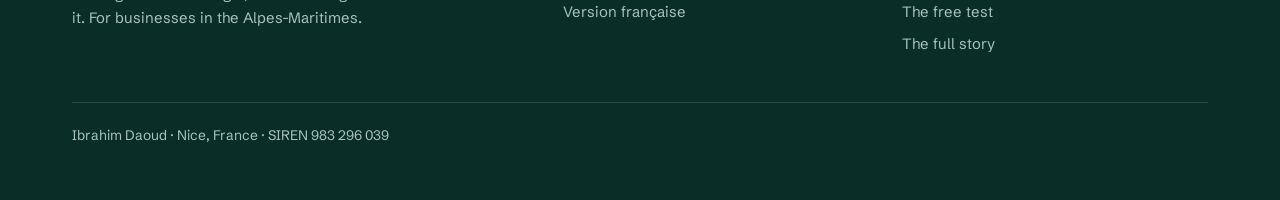
<file: en-google-ads-case-study.html>
<!doctype html>
<html lang="en">
<head>
<meta charset="utf-8">
<meta name="viewport" content="width=device-width,initial-scale=1">
<title>Google Ads Case Study: When Your Best Keyword Converts Zero — Stearling Connection</title>
<meta name="description" content="Google Ads case study in Nice: the account's best click-through rate produced zero conversions. The diagnosis, the fix, and what the data does not prove.">
<meta name="theme-color" content="#0e4f47">
<link rel="canonical" href="https://stearlingconnection.com/en-google-ads-case-study.html">
<link rel="alternate" hreflang="fr" href="https://stearlingconnection.com/etude-de-cas-google-ads-nice.html">
<link rel="alternate" hreflang="en" href="https://stearlingconnection.com/en-google-ads-case-study.html">
<link rel="preload" href="/fonts/newsreader-display.woff2" as="font" type="font/woff2" crossorigin>
<link rel="preload" href="/fonts/schibsted-grotesk.woff2" as="font" type="font/woff2" crossorigin>
<meta property="og:title" content="Google Ads Case Study: When Your Best Keyword Converts Zero — Stearling Connection">
<meta property="og:description" content="Google Ads case study in Nice: the account's best click-through rate produced zero conversions. The diagnosis, the fix, and what the data does not prove.">
<meta property="og:type" content="article">
<meta property="og:url" content="https://stearlingconnection.com/en-google-ads-case-study.html">
<meta property="og:locale" content="en_GB">
<meta property="og:image" content="https://stearlingconnection.com/img/og-en.jpg">
<meta property="og:image:width" content="1200">
<meta property="og:image:height" content="630">
<meta property="og:image:alt" content="Ibrahim Daoud, Stearling Connection: local SEO and Google advertising in Nice">
<meta name="twitter:card" content="summary_large_image">
<link rel="stylesheet" href="/style.css">
<script src="/site.js" defer></script>
<link rel="icon" href="/favicon.svg" type="image/svg+xml">
<link rel="apple-touch-icon" href="/apple-touch-icon.png">
</head>
<body>
<svg class="sprite" aria-hidden="true" focusable="false" width="0" height="0"><defs><clipPath id="co-up"><rect x="0" y="0" width="700" height="367"/></clipPath><mask id="co-gap" maskUnits="userSpaceOnUse" x="-20" y="0" width="740" height="800"><rect x="-20" width="740" height="800" fill="#fff"/><circle cx="501.5" cy="367.5" r="134.75" fill="none" stroke="#000" stroke-width="93.5" clip-path="url(#co-up)"/></mask><symbol id="co" viewBox="8 146 668 442"><path d="M378.5 262.3A182.5 182.5 0 1 0 387.0 458.2" fill="none" stroke="currentColor" stroke-width="67.0" mask="url(#co-gap)"/><circle cx="501.5" cy="367.5" r="134.75" fill="none" stroke="currentColor" stroke-width="65.5"/></symbol></defs></svg>

<a class="skip" href="#contenu">Skip to content</a>

<header class="site-header">
  <div class="wrap">
    <a class="brand" href="/en.html">
      <svg class="logo" aria-hidden="true" focusable="false"><use href="#co"/></svg>
      <span>Stearling Connection</span><span class="sub">Nice</span>
    </a>
    <nav class="nav" aria-label="Main navigation">
      <span class="desk">
        <a href="/en-local-seo-nice.html">Local SEO</a>
        <a href="/en-google-ads-nice.html">Google ads</a>
        <a href="/en.html#test">The free test</a>
      </span>
      <a class="cta-mini" href="/en.html#test">Free test</a>
      <span class="lang">
        <a class="on" href="/en-google-ads-case-study.html" aria-current="page">EN</a>
        <a href="/etude-de-cas-google-ads-nice.html" lang="fr" hreflang="fr">FR</a>
      </span>
    </nav>
  </div>
  <div class="thread" aria-hidden="true"></div>
</header>

<main id="contenu" class="wrap article-main">
<article>

  <a class="back" href="/en.html">← Back</a>

  <h1>Google Ads Case Study: When Your Best Keyword Converts Zero</h1>

  <p class="meta">Private hire operator, Nice–Monaco corridor · 5 May – 18 July 2026 · €583.18 total spend</p>

  <div class="card" style="margin:0 0 2.5rem">
    <h2 class="card-title">The short version</h2>
    <p>A private hire operator was paying for Google advertising. People clicked, but almost nobody contacted him — because the contact button on his site had been broken from day one, and nothing in his reports showed it.</p>
    <p style="margin-bottom:0">What follows is the full detail, including what the numbers <em>do not prove</em>. It gets technical in places, deliberately: you see exactly how I work.</p>
  </div>

  <h2>The constraints</h2>

  <p>The client operated in one of Europe's most competitive local service markets: airport transfers between Nice Côte d'Azur and Monaco, where luxury operators bid aggressively on a narrow keyword set.</p>

  <p>The first constraint was budget. €583 across 74 days — roughly €7.90 a day — and it did not run continuously. The client paused and restarted spend according to cash flow.</p>

  <p>The second constraint was the destination. The client's website was outdated: built years earlier, not maintained since, and never designed to convert. I didn't own it and couldn't rebuild it. Every click the campaign bought had to survive that landing environment — and as it turned out, most of them didn't.</p>

  <p><strong>Why exact match, manual bidding.</strong> Smart bidding requires volume and continuity to leave the learning phase. An account that restarts every few weeks never accumulates enough conversion signal for automated bidding to work; it just relearns, repeatedly, at the advertiser's expense. So I ran a pure exact-match structure with tight manual control — fewer keywords, no broad-match bleed, every euro traceable to a specific query.</p>

  <h2>Before you read the numbers</h2>

  <p>The site's WhatsApp button — the campaign's primary conversion action — was broken from the start of the engagement, and conversion tracking was misconfigured alongside it. Neither the website nor the tracking setup was in my remit. I found both and worked with the client's webmaster to fix them, because there was no point optimizing traffic into a funnel that couldn't receive it.</p>

  <blockquote>
    <p>The consequence is that every figure below is a floor. In one two-week window in July, the account recorded 2 conversions while the client received 8–9 inbound WhatsApp calls. The direction of the measurement error is known. The magnitude isn't.</p>
  </blockquote>

  <p>On attribution: the client receives effectively no inbound calls on this channel when ads are paused — a pattern observed across several separate engagement periods. That on/off reversal is the strongest attribution evidence available at this budget, and better than any modelled attribution I could claim.</p>

  <p>So read €34.30 per contact as a ceiling on cost, not a measurement of it.</p>

  <h2>Headline results</h2>

  <div class="metrics">
    <div><b>2,793</b><small>impressions</small></div>
    <div><b>254</b><small>clicks</small></div>
    <div><b>9.09%</b><small>click-through rate</small></div>
    <div><b>€2.30</b><small>average CPC</small></div>
    <div><b>17</b><small>recorded contacts</small></div>
    <div><b>€34.30</b><small>per recorded conversion</small></div>
  </div>

  <p>A €2.30 average CPC in this market is low. The exact-match structure is why: no spend leaked to loosely related queries, so the average wasn't dragged upward by traffic that was never going to convert.</p>

  <h2>The diagnosis</h2>

  <p>Partway through, one keyword didn't behave.</p>

  <p><code>[réserver vtc nice]</code> — "book VTC Nice," about as high-intent as a query gets — produced the best CTR in the entire account at 14.95%, and zero conversions.</p>

  <p>That pattern is diagnostic. High CTR means the ad is working: people see it, they want it, they click. Zero conversions from high-intent traffic means the failure sits downstream of the ad. It is almost never a keyword problem and almost never a bidding problem.</p>

  <p>I audited the destination and found two things:</p>

  <ul class="plain">
    <li><strong>The WhatsApp CTA button was broken</strong> — and had been from the start. The site's primary conversion action never fired. The most motivated traffic in the account was arriving, trying to convert, and hitting a dead end.</li>
    <li><strong>Conversion tracking was misconfigured</strong>, so the account's own numbers were unreliable on top of that.</li>
  </ul>

  <p>Neither finding was surprising on a site nobody had maintained in years. What's worth noting is that neither was visible from inside Google Ads. The account looked healthy — solid CTR, reasonable CPC, conversions arriving. The only signal that anything was wrong was a single keyword whose numbers didn't add up.</p>

  <h2>What the data proved — and what it didn't</h2>

  <p>This is the part most case studies skip.</p>

  <p>I cannot claim the fix produced a measurable lift. Splitting the campaign around it, CTR rose from 8.14% to 10.77% and conversion rate from 6.21% to 7.34% — but average CPC rose from €2.03 to €2.64, and cost per recorded conversion got worse, from €32.77 to €36.03. The later window also straddles the fix date rather than sitting cleanly after it, so it isn't an "after" period at all.</p>

  <p>On top of that, 8 and 9 conversions per window are small samples, and the underlying tracking was unreliable throughout. A swing of one or two conversions is noise, not signal.</p>

  <p>So the honest conclusion is: the test was confounded, and I won't claim a result it can't support.</p>

  <h2>What the data does support</h2>

  <p><strong>1. Budget interruption cost real money.</strong> Average CPC rose 30% on identical keywords, identical match types, the same market, within eight weeks. That is not competitive drift over that horizon. It is consistent with repeated learning-phase resets: every restart drops the campaign back to zero accumulated signal, and it pays more for the same traffic while relearning. This sits on 254 clicks, which is enough to take seriously — and unlike conversions, click and cost data were never in question.</p>

  <p><strong>2. The best keyword was the most starved.</strong> <code>[transfert aeroport nice]</code> produced the account's cheapest conversions — around €21 each — across both measurement windows, while consistently receiving the lowest CTR and the least traffic. Consistent across two independent periods, so it isn't a fluke of one sample.</p>

  <p><strong>3. Roughly 18% of spend returned one conversion.</strong> Three keywords consumed €104 of €583 and produced a single recorded conversion. Reallocated toward the €21 keyword, that spend supports an estimated 4–5 conversions instead of 1 — approximately a 20% lift at identical budget.</p>

  <h2>The recommendation</h2>

  <ul class="plain">
    <li><strong>Instrument the funnel properly before optimizing it further.</strong> Until reported conversions match observed inbound volume, every efficiency figure in this account is an estimate. That is the first thing I would fix on any comparable engagement — before touching a bid.</li>
    <li><strong>Run the budget continuously</strong>, even at a lower daily rate. Continuity is worth more than intensity at this scale.</li>
    <li><strong>Reallocate toward <code>[transfert aeroport nice]</code></strong> and raise its CTR — its problem is ad copy, not keyword quality.</li>
    <li><strong>Establish the repeat-booking rate.</strong> At a €90–150 fare and typical operator margin, a first ride does not comfortably cover a €34 acquisition cost. This channel is profitable only if customers return.</li>
  </ul>

  <h2>Revenue validation</h2>

  <p>At least one confirmed end-to-end booking was traced to the campaign: a corporate executive booking an airport-to-Monaco transfer — a premium route in the client's highest-value segment.</p>

  <p>One booking is one data point, and I present it as one data point. It matters because it closes the loop: it confirms the funnel worked all the way through to revenue, not just to a WhatsApp message.</p>

  <h2>What I'd tell you in an interview</h2>

  <p>The case for hiring me off this account isn't the CTR. It's that I found a broken conversion path from a pattern in the keyword data rather than by accident, fixed it cross-functionally despite it sitting outside my scope, and then told the client I couldn't prove the fix worked.</p>

  <p>I'd also say what this account still doesn't tell us. €34.30 per contact is only defensible alongside a repeat-booking rate, and I never had visibility into one. A single transfer at that acquisition cost is marginal on most fare and margin assumptions in this market. The channel works if customers come back; it doesn't if they don't, and I'd want that number before scaling spend.</p>

  <p>Small budgets and old websites are good teachers. There's no volume to hide behind, no room for a channel quietly wasting 18% of spend, and no option to blame the traffic when the destination is the problem. What I learned running €583 scales up: instrument first, find where the money leaks, prove it, and be honest about the limits of your own measurement.</p>

  <hr>

  <div class="card">
    <h2>The same diagnosis, on your account</h2>
    <p>I walk the whole path from a phone, like a real customer: where your budget goes, what your competitors show in your place, and what happens after the click. Free, no obligation, and you keep my notes.</p>
    <div class="btn-row">
      <a class="btn" href="mailto:connection@stearlingconnection.com?subject=Conversion%20path%20audit">Request the audit</a>
    </div>
  </div>

  <p class="quiet">Ibrahim Daoud is a performance marketing consultant based in Nice, France, working in English, French and German. Full account data, screenshots and keyword-level breakdowns available on request.</p>

</article>
</main>

<footer class="site-footer">
  <div class="wrap">
    <div class="cols">
      <div>
        <a class="brand" href="/en.html"><svg class="logo" aria-hidden="true" focusable="false"><use href="#co"/></svg><span>Stearling Connection</span></a>
        <p>Getting found on Google, and receiving the calls that come with it. For businesses in the Alpes-Maritimes.</p>
      </div>
      <div>
        <h2 class="foot-h">Reach me</h2>
        <a href="mailto:connection@stearlingconnection.com">connection@stearlingconnection.com</a>
        <a href="tel:+33668096673">+33 6 68 09 66 73</a>
        <a href="/etude-de-cas-google-ads-nice.html" lang="fr" hreflang="fr">Version française</a>
      </div>
      <div>
        <h2 class="foot-h">On this site</h2>
        <a href="/en-local-seo-nice.html">Local SEO</a>
        <a href="/en-google-ads-nice.html">Google advertising</a>
        <a href="/en.html#test">The free test</a>
        <a href="/en-google-ads-case-study.html">The full story</a>
      </div>
    </div>
    <div class="legal"><p class="tiny">Ibrahim Daoud · Nice, France · SIREN 983 296 039</p></div>
  </div>
</footer>

</body>
</html>
</file>
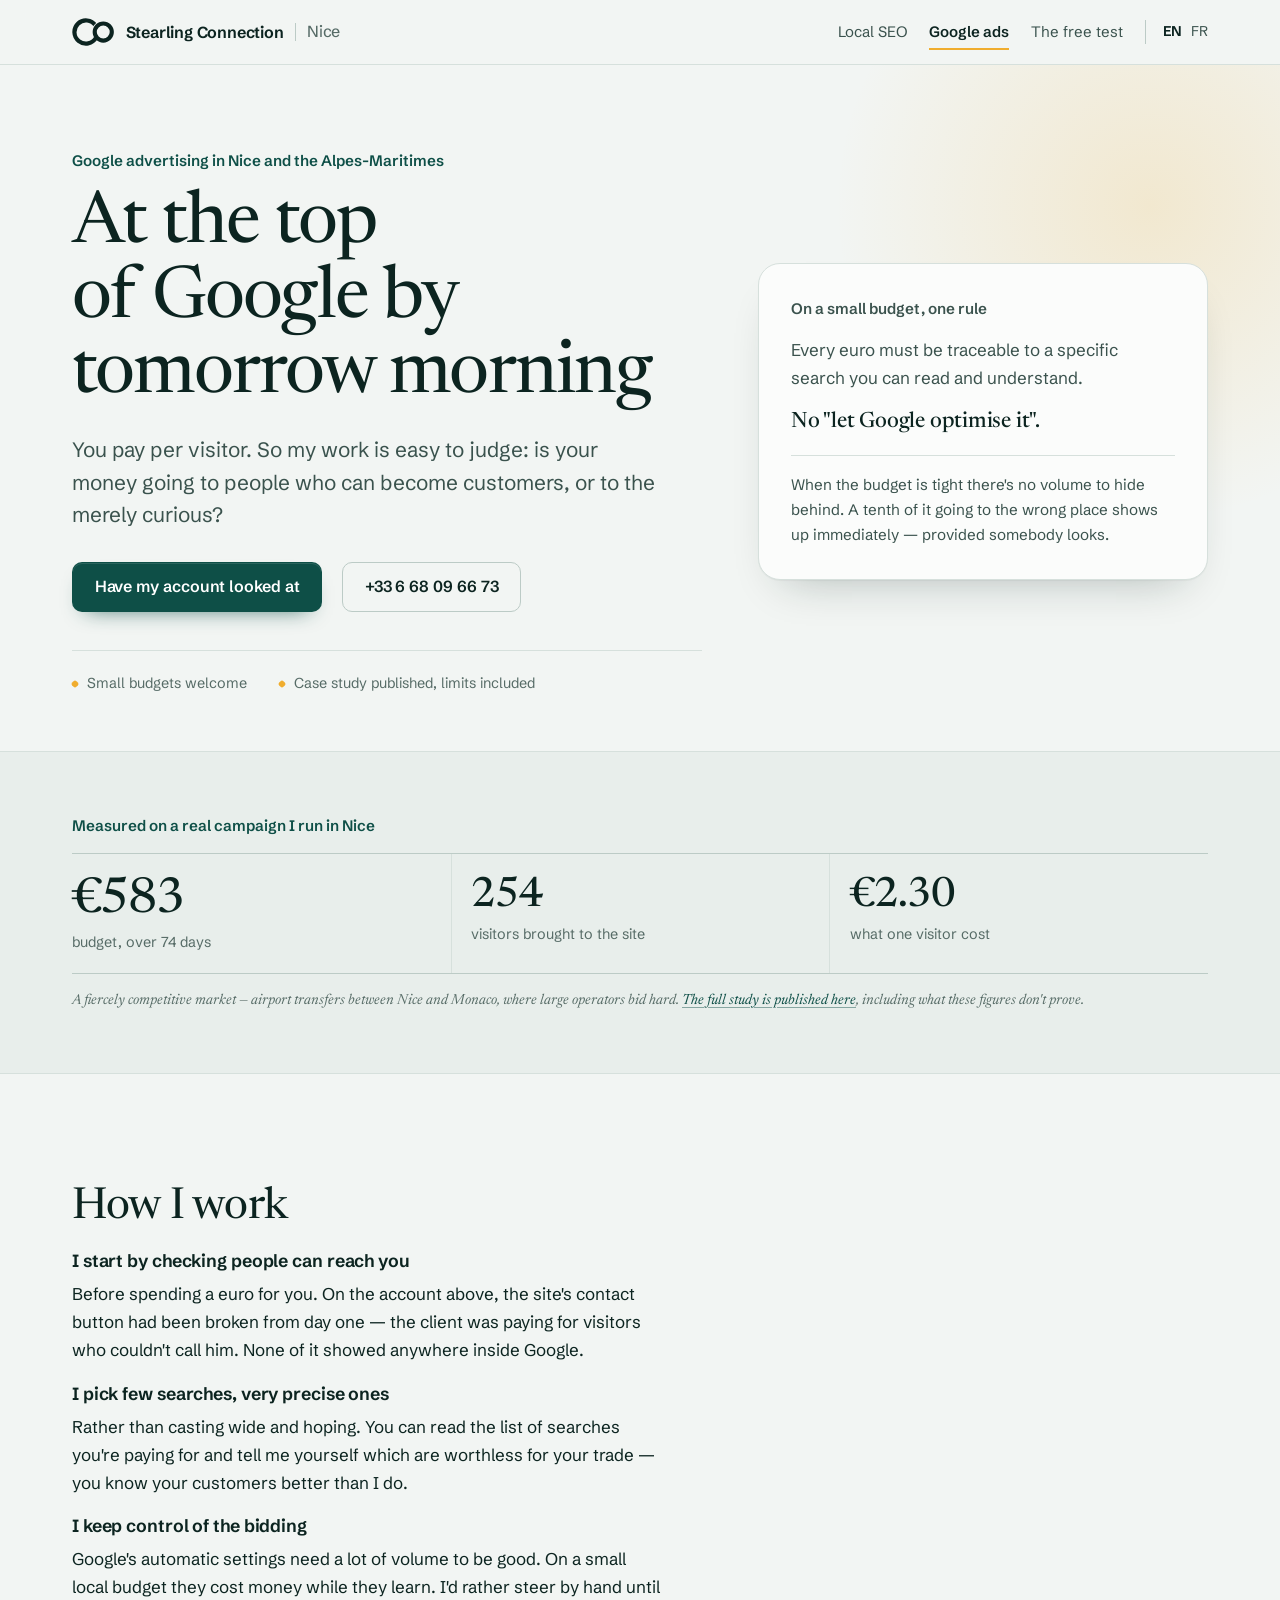
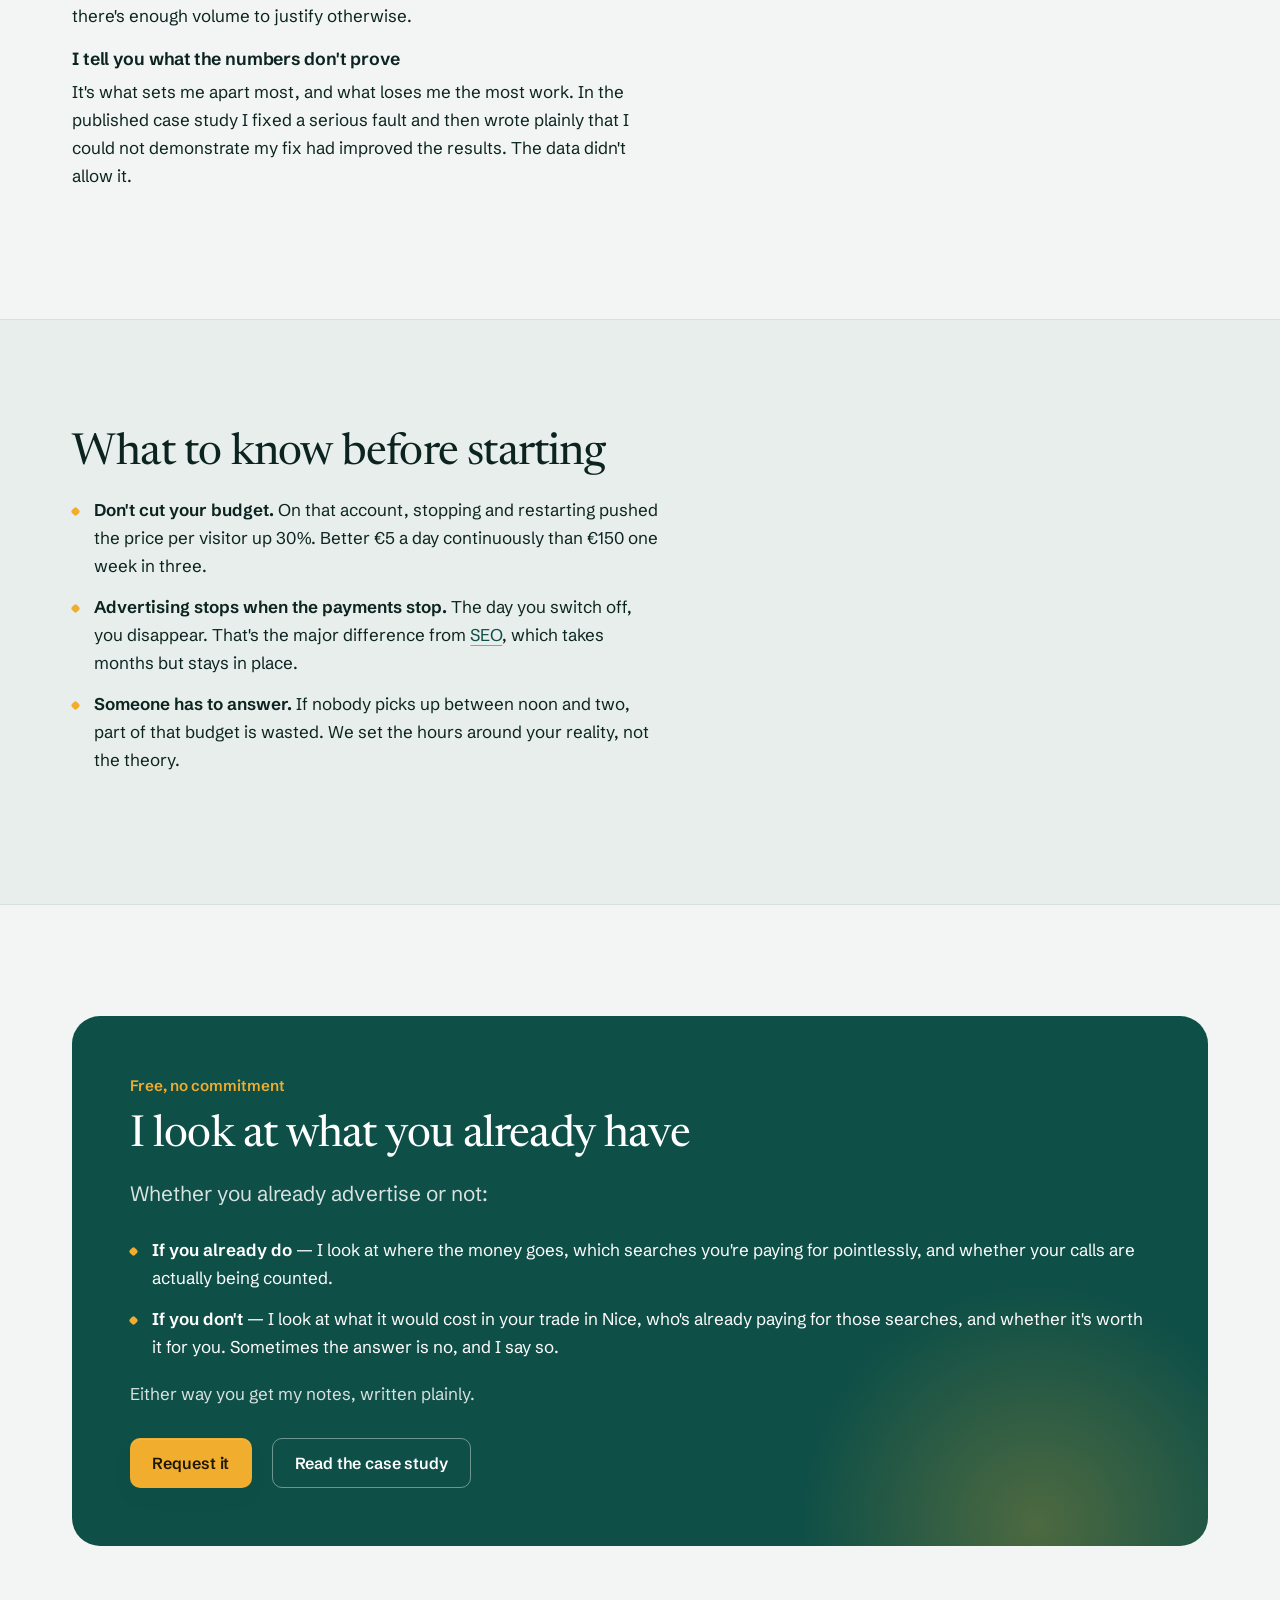
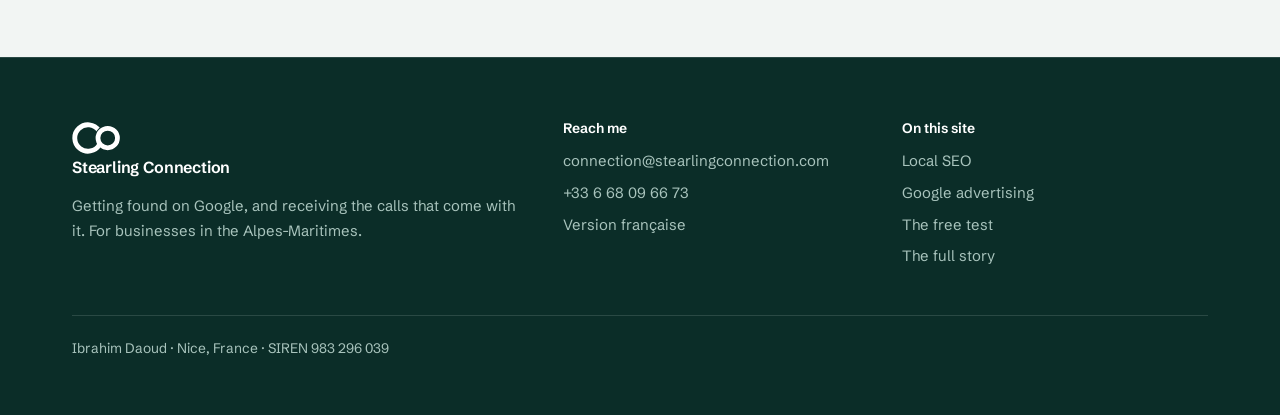
<file: en-google-ads-nice.html>
<!doctype html>
<html lang="en">
<head>
<meta charset="utf-8">
<meta name="viewport" content="width=device-width,initial-scale=1">
<title>Google advertising in Nice — at the top of the page tomorrow</title>
<meta name="description" content="Google Ads for businesses in Nice and the Alpes-Maritimes. Small budgets handled carefully, every euro traceable. Published case study including its limits. Free review.">
<meta name="theme-color" content="#0e4f47">
<link rel="canonical" href="https://stearlingconnection.com/en-google-ads-nice.html">
<link rel="alternate" hreflang="fr" href="https://stearlingconnection.com/publicite-google-nice.html">
<link rel="alternate" hreflang="en" href="https://stearlingconnection.com/en-google-ads-nice.html">
<link rel="preload" href="/fonts/newsreader-display.woff2" as="font" type="font/woff2" crossorigin>
<link rel="preload" href="/fonts/schibsted-grotesk.woff2" as="font" type="font/woff2" crossorigin>
<meta property="og:title" content="Google advertising in Nice — at the top of the page tomorrow">
<meta property="og:description" content="Google Ads for businesses in Nice and the Alpes-Maritimes. Small budgets handled carefully, every euro traceable. Published case study including its limits. Free review.">
<meta property="og:type" content="website">
<meta property="og:url" content="https://stearlingconnection.com/en-google-ads-nice.html">
<meta property="og:locale" content="en_GB">
<meta property="og:image" content="https://stearlingconnection.com/img/og-en.jpg">
<meta property="og:image:width" content="1200">
<meta property="og:image:height" content="630">
<meta property="og:image:alt" content="Ibrahim Daoud, Stearling Connection: local SEO and Google advertising in Nice">
<meta name="twitter:card" content="summary_large_image">
<link rel="stylesheet" href="/style.css">
<script src="/site.js" defer></script>
<link rel="icon" href="/favicon.svg" type="image/svg+xml">
<link rel="apple-touch-icon" href="/apple-touch-icon.png">
<script type="application/ld+json">
{"@context":"https://schema.org","@type":"Service","serviceType":"Google Ads management","name":"Google advertising in Nice","provider":{"@id":"https://stearlingconnection.com/#business"},"areaServed":[{"@type":"City","name":"Nice"},{"@type":"City","name":"Antibes"},{"@type":"City","name":"Cannes"},{"@type":"City","name":"Cagnes-sur-Mer"},{"@type":"City","name":"Saint-Laurent-du-Var"},{"@type":"City","name":"Villeneuve-Loubet"},{"@type":"City","name":"Grasse"},{"@type":"AdministrativeArea","name":"Alpes-Maritimes, France"}],"url":"https://stearlingconnection.com/en-google-ads-nice.html"}
</script>
</head>
<body>
<svg class="sprite" aria-hidden="true" focusable="false" width="0" height="0"><defs><clipPath id="co-up"><rect x="0" y="0" width="700" height="367"/></clipPath><mask id="co-gap" maskUnits="userSpaceOnUse" x="-20" y="0" width="740" height="800"><rect x="-20" width="740" height="800" fill="#fff"/><circle cx="501.5" cy="367.5" r="134.75" fill="none" stroke="#000" stroke-width="93.5" clip-path="url(#co-up)"/></mask><symbol id="co" viewBox="8 146 668 442"><path d="M378.5 262.3A182.5 182.5 0 1 0 387.0 458.2" fill="none" stroke="currentColor" stroke-width="67.0" mask="url(#co-gap)"/><circle cx="501.5" cy="367.5" r="134.75" fill="none" stroke="currentColor" stroke-width="65.5"/></symbol></defs></svg>

<a class="skip" href="#contenu">Skip to content</a>

<header class="site-header">
  <div class="wrap">
    <a class="brand" href="/en.html">
      <svg class="logo" aria-hidden="true" focusable="false"><use href="#co"/></svg>
      <span>Stearling Connection</span><span class="sub">Nice</span>
    </a>
    <nav class="nav" aria-label="Main navigation">
      <span class="desk">
        <a href="/en-local-seo-nice.html">Local SEO</a>
        <a href="/en-google-ads-nice.html" aria-current="page">Google ads</a>
        <a href="/en.html#test">The free test</a>
      </span>
      <a class="cta-mini" href="/en.html#test">Free test</a>
      <span class="lang">
        <a class="on" href="/en-google-ads-nice.html" aria-current="page">EN</a>
        <a href="/publicite-google-nice.html" lang="fr" hreflang="fr">FR</a>
      </span>
    </nav>
  </div>
  <div class="thread" aria-hidden="true"></div>
</header>

<main id="contenu">

  <section class="hero">
    <div class="wrap">
      <div class="hero-grid">
        <div>
          <p class="eyebrow">Google advertising in Nice and the Alpes-Maritimes</p>
          <h1>At the top of Google by tomorrow morning</h1>
          <p class="lede">You pay per visitor. So my work is easy to judge: is your money going to people who can become customers, or to the merely curious?</p>
          <div class="btn-row">
            <a class="btn" href="#review">Have my account looked at</a>
            <a class="btn ghost" href="tel:+33668096673">+33 6 68 09 66 73</a>
          </div>
          <div class="trust">
            <span><i class="dot"></i>Small budgets welcome</span>
            <span><i class="dot"></i>Case study published, limits included</span>
          </div>
        </div>
        <aside class="signal">
          <p class="eyebrow" style="margin-bottom:.9rem">On a small budget, one rule</p>
          <p>Every euro must be traceable to a specific search you can read and understand.</p>
          <p><strong>No "let Google optimise it".</strong></p>
          <p class="concl">When the budget is tight there's no volume to hide behind. A tenth of it going to the wrong place shows up immediately — provided somebody looks.</p>
        </aside>
      </div>
    </div>
  </section>

  <section class="band tight">
    <div class="wrap">
      <p class="eyebrow">Measured on a real campaign I run in Nice</p>
      <div class="stats reveal">
        <div class="stat"><span class="v hero-v">€583</span><span class="l">budget, over 74 days</span></div>
        <div class="stat"><span class="v">254</span><span class="l">visitors brought to the site</span></div>
        <div class="stat"><span class="v">€2.30</span><span class="l">what one visitor cost</span></div>
      </div>
      <p class="stats-note">A fiercely competitive market — airport transfers between Nice and Monaco, where large operators bid hard. <a href="/en-google-ads-case-study.html">The full study is published here</a>, including what these figures don't prove.</p>
    </div>
  </section>

  <section>
    <div class="wrap">
      <div class="narrow reveal">
        <h2>How I work</h2>

        <h3>I start by checking people can reach you</h3>
        <p>Before spending a euro for you. On the account above, the site's contact button had been broken from day one — the client was paying for visitors who couldn't call him. None of it showed anywhere inside Google.</p>

        <h3>I pick few searches, very precise ones</h3>
        <p>Rather than casting wide and hoping. You can read the list of searches you're paying for and tell me yourself which are worthless for your trade — you know your customers better than I do.</p>

        <h3>I keep control of the bidding</h3>
        <p>Google's automatic settings need a lot of volume to be good. On a small local budget they cost money while they learn. I'd rather steer by hand until there's enough volume to justify otherwise.</p>

        <h3>I tell you what the numbers don't prove</h3>
        <p>It's what sets me apart most, and what loses me the most work. In the published case study I fixed a serious fault and then wrote plainly that I could not demonstrate my fix had improved the results. The data didn't allow it.</p>
      </div>
    </div>
  </section>

  <section class="band">
    <div class="wrap">
      <div class="narrow reveal">
        <h2>What to know before starting</h2>
        <ul class="plain">
          <li><strong>Don't cut your budget.</strong> On that account, stopping and restarting pushed the price per visitor up 30%. Better €5 a day continuously than €150 one week in three.</li>
          <li><strong>Advertising stops when the payments stop.</strong> The day you switch off, you disappear. That's the major difference from <a href="/en-local-seo-nice.html">SEO</a>, which takes months but stays in place.</li>
          <li><strong>Someone has to answer.</strong> If nobody picks up between noon and two, part of that budget is wasted. We set the hours around your reality, not the theory.</li>
        </ul>
      </div>
    </div>
  </section>

  <section id="review">
    <div class="wrap">
      <div class="offer reveal">
        <p class="eyebrow">Free, no commitment</p>
        <h2>I look at what you already have</h2>
        <p class="lede">Whether you already advertise or not:</p>
        <ul class="plain">
          <li><strong>If you already do</strong> — I look at where the money goes, which searches you're paying for pointlessly, and whether your calls are actually being counted.</li>
          <li><strong>If you don't</strong> — I look at what it would cost in your trade in Nice, who's already paying for those searches, and whether it's worth it for you. Sometimes the answer is no, and I say so.</li>
        </ul>
        <p>Either way you get my notes, written plainly.</p>
        <div class="btn-row">
          <a class="btn" href="mailto:connection@stearlingconnection.com?subject=Look%20at%20my%20Google%20advertising">Request it</a>
          <a class="btn ghost" href="/en-google-ads-case-study.html">Read the case study</a>
        </div>
      </div>
    </div>
  </section>

</main>

<footer class="site-footer">
  <div class="wrap">
    <div class="cols">
      <div>
        <a class="brand" href="/en.html"><svg class="logo" aria-hidden="true" focusable="false"><use href="#co"/></svg><span>Stearling Connection</span></a>
        <p>Getting found on Google, and receiving the calls that come with it. For businesses in the Alpes-Maritimes.</p>
      </div>
      <div>
        <h2 class="foot-h">Reach me</h2>
        <a href="mailto:connection@stearlingconnection.com">connection@stearlingconnection.com</a>
        <a href="tel:+33668096673">+33 6 68 09 66 73</a>
        <a href="/publicite-google-nice.html" lang="fr" hreflang="fr">Version française</a>
      </div>
      <div>
        <h2 class="foot-h">On this site</h2>
        <a href="/en-local-seo-nice.html">Local SEO</a>
        <a href="/en-google-ads-nice.html">Google advertising</a>
        <a href="/en.html#test">The free test</a>
        <a href="/en-google-ads-case-study.html">The full story</a>
      </div>
    </div>
    <div class="legal"><p class="tiny">Ibrahim Daoud · Nice, France · SIREN 983 296 039</p></div>
  </div>
</footer>

</body>
</html>
</file>
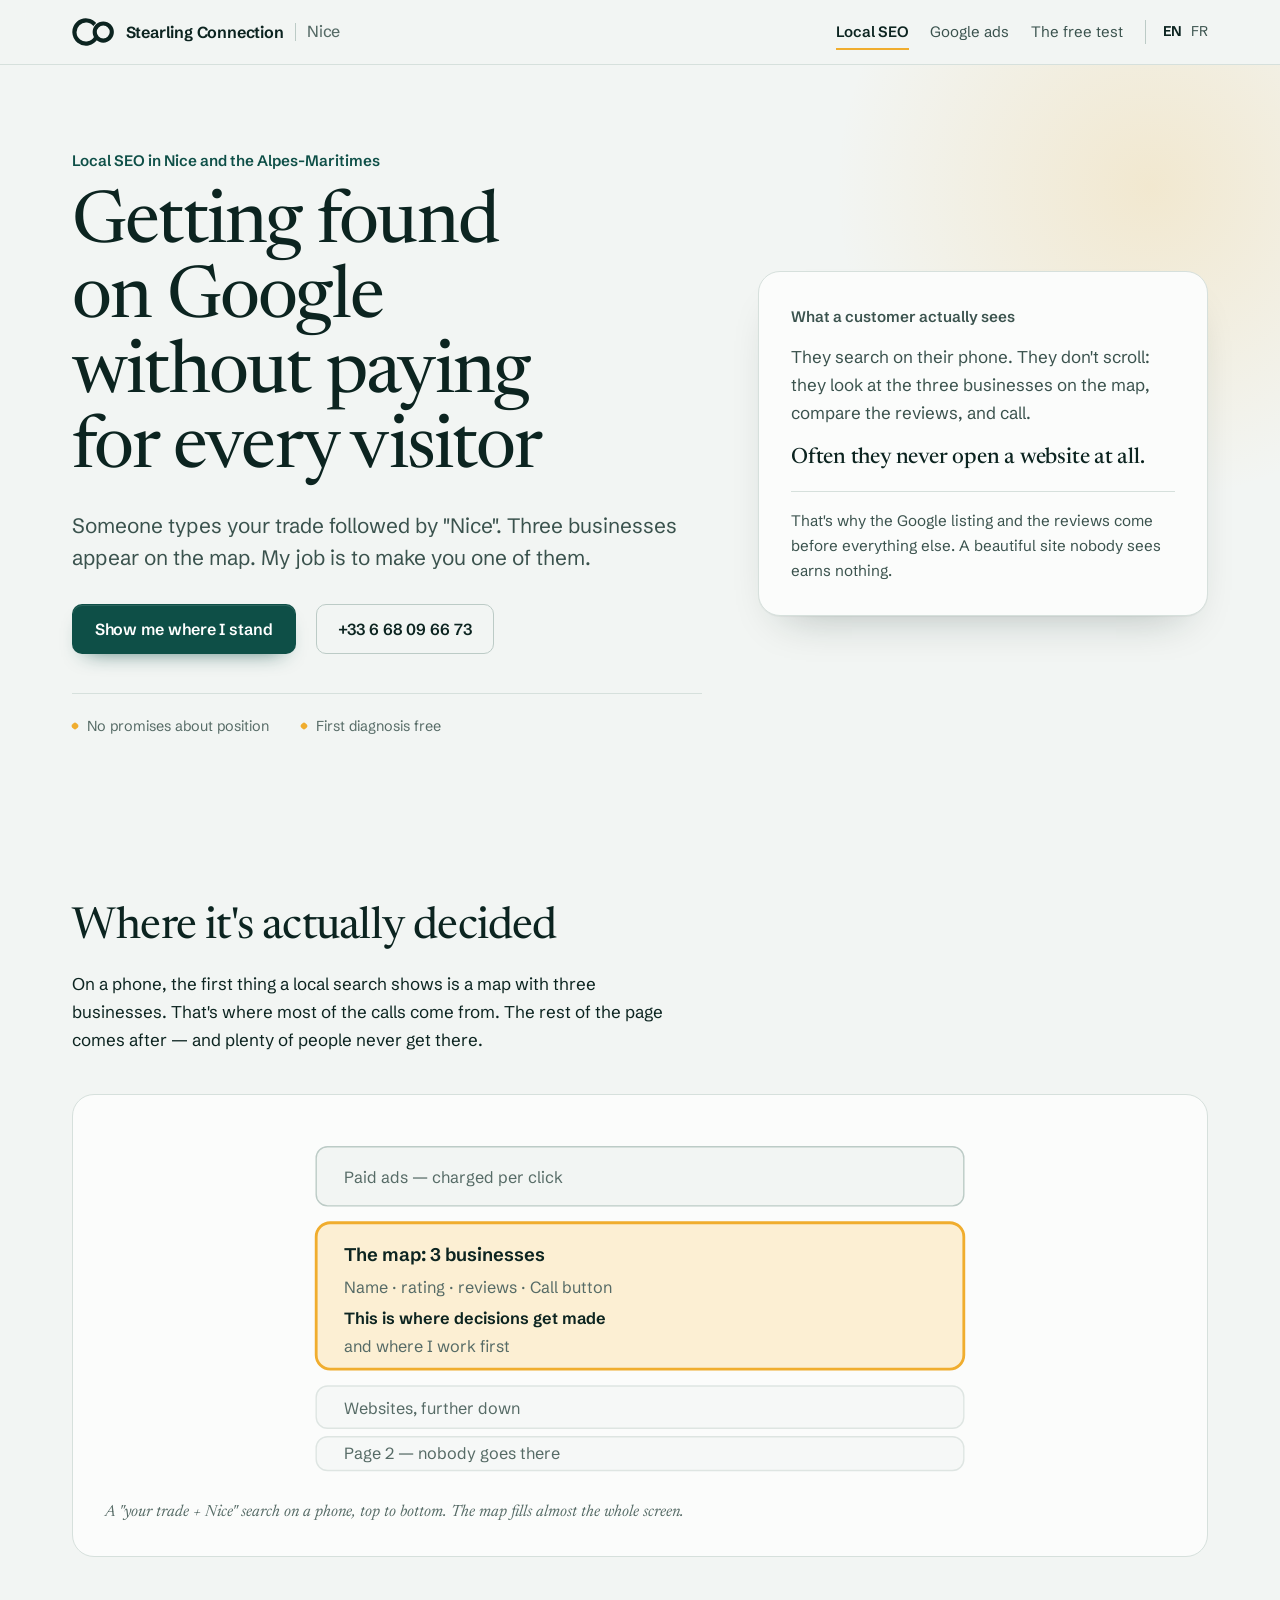
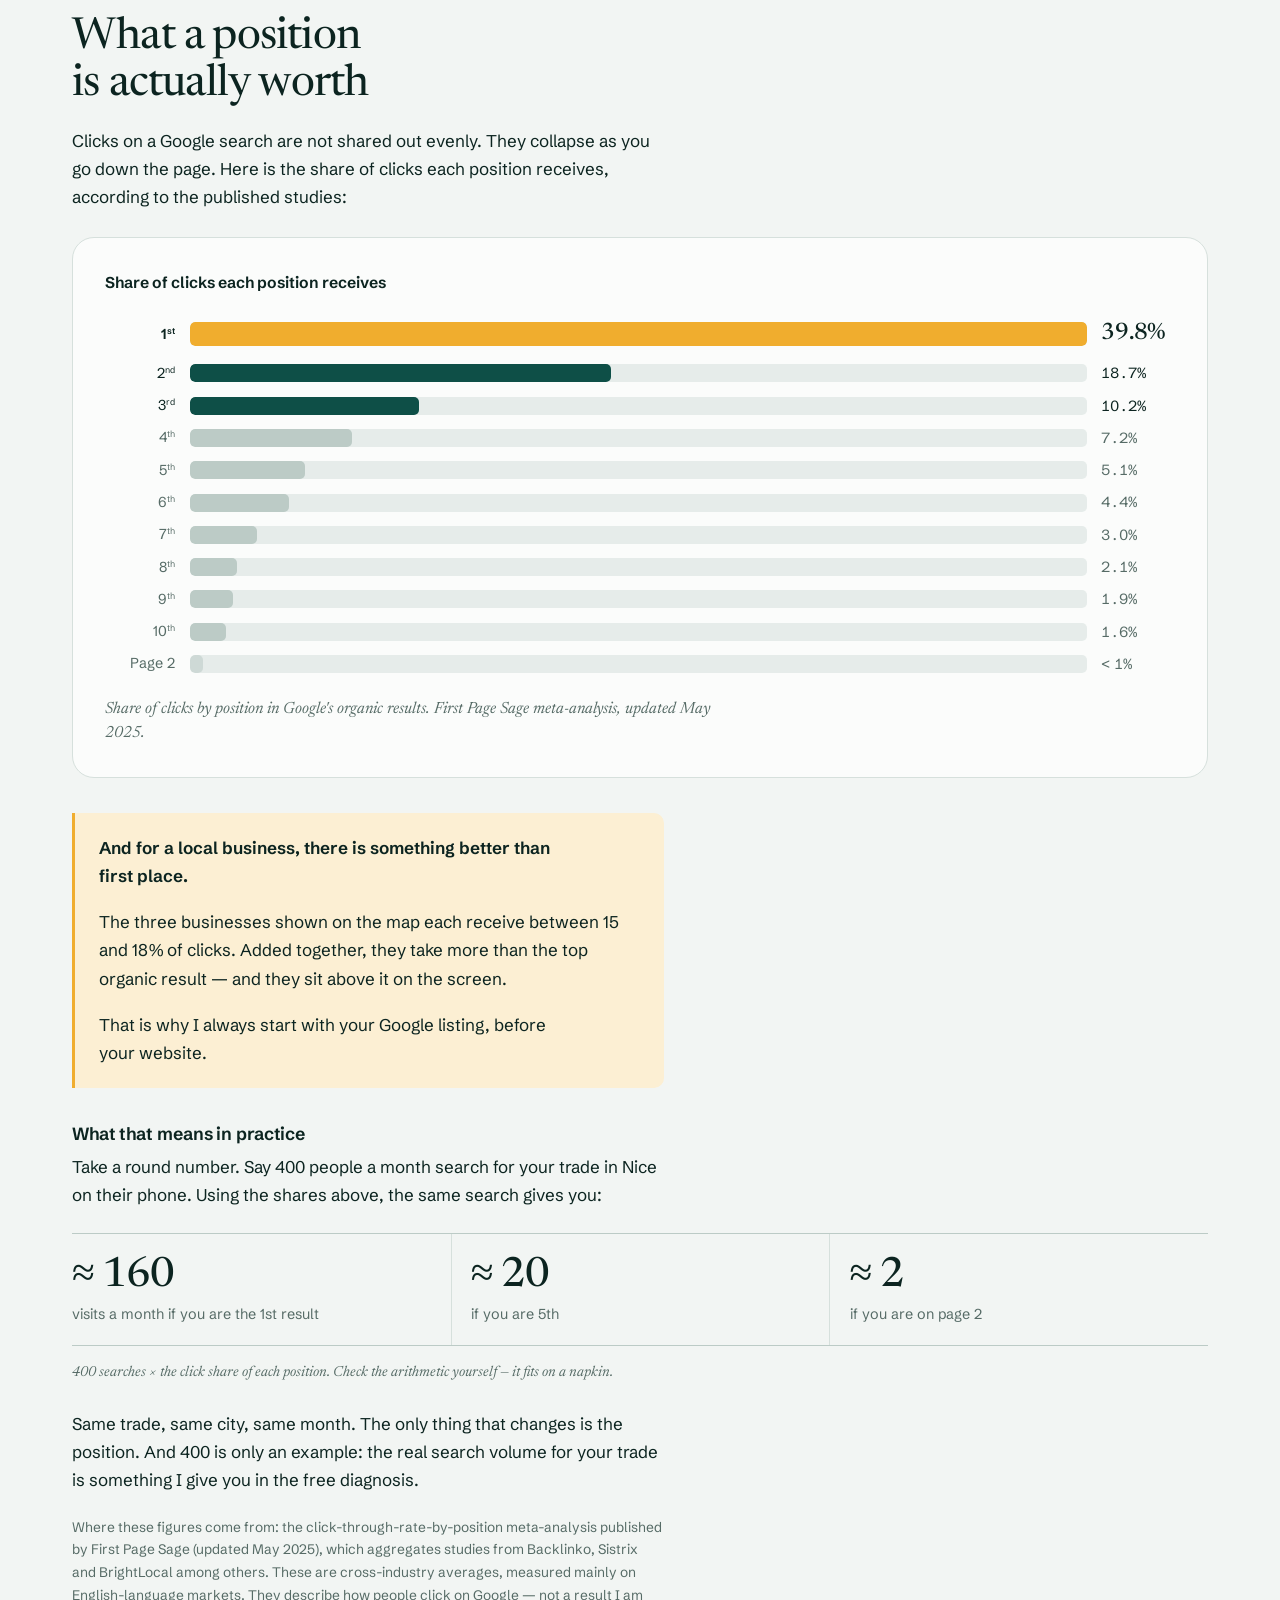
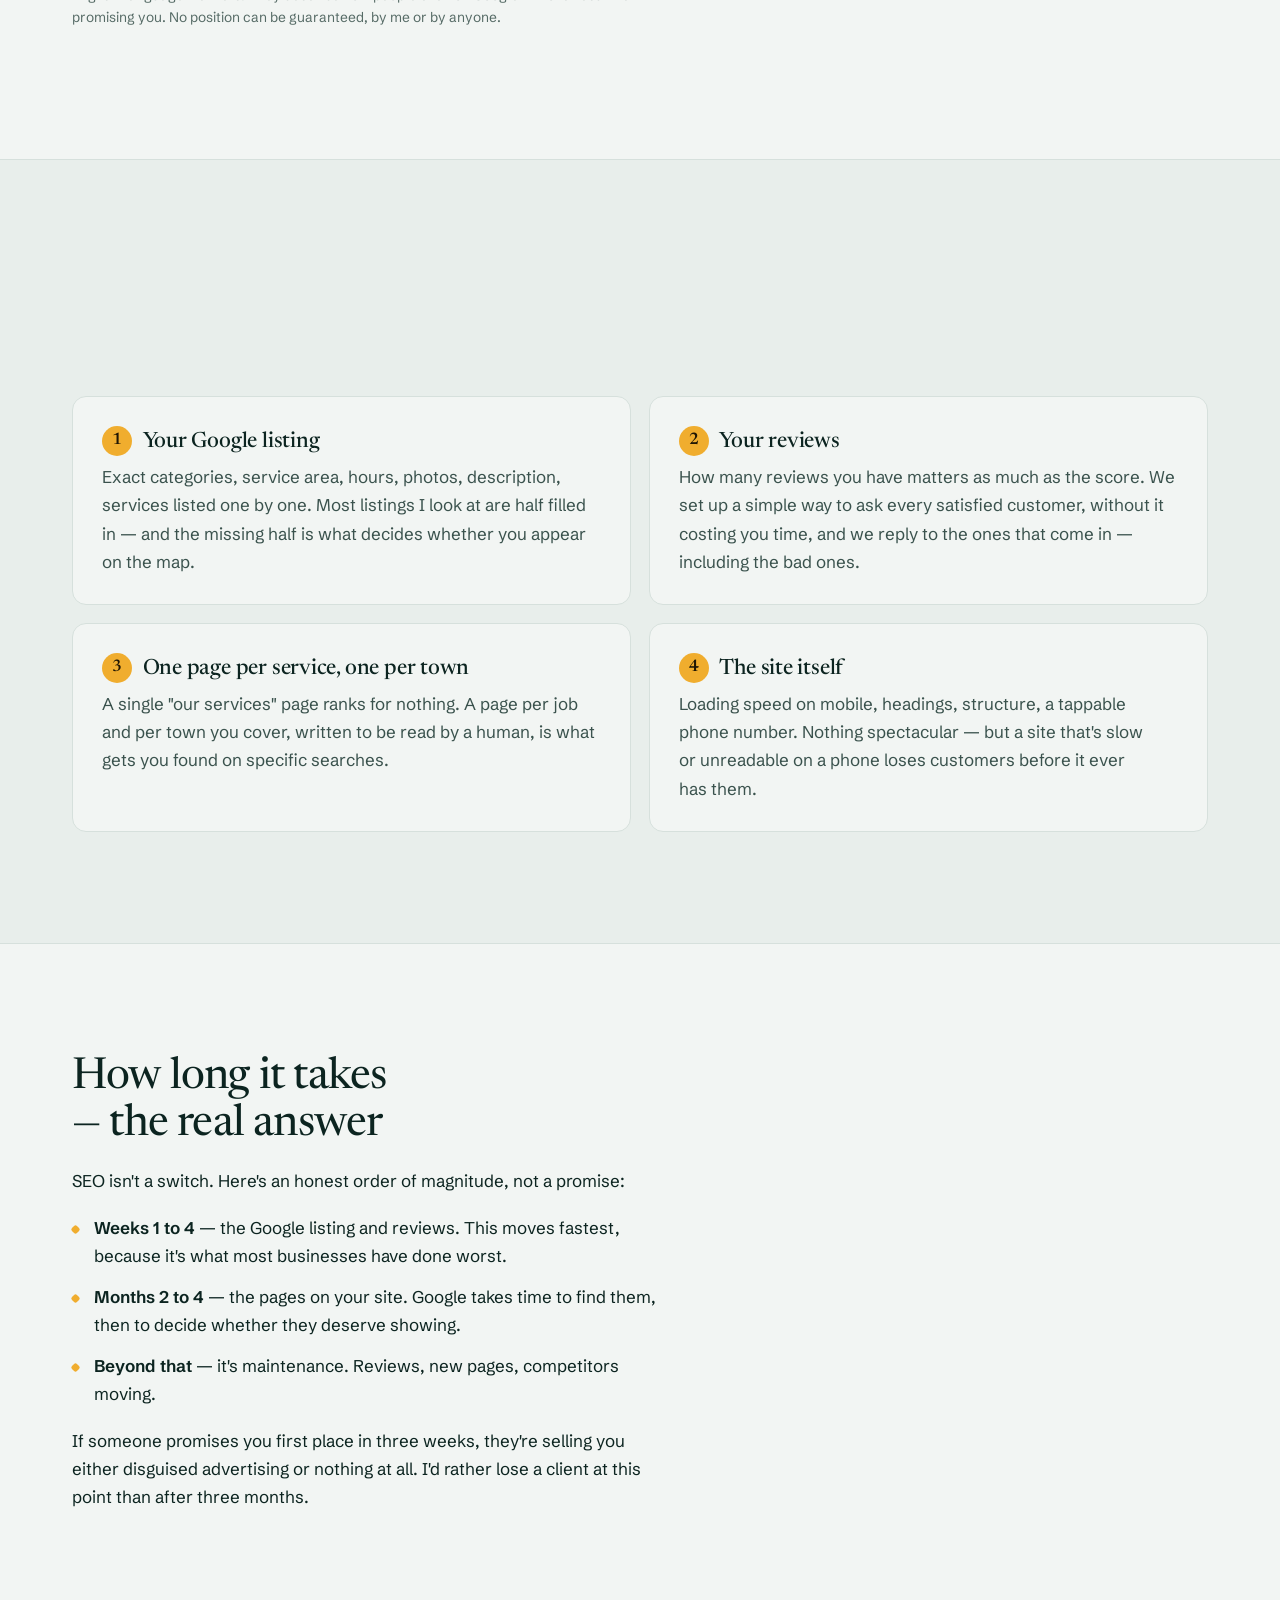
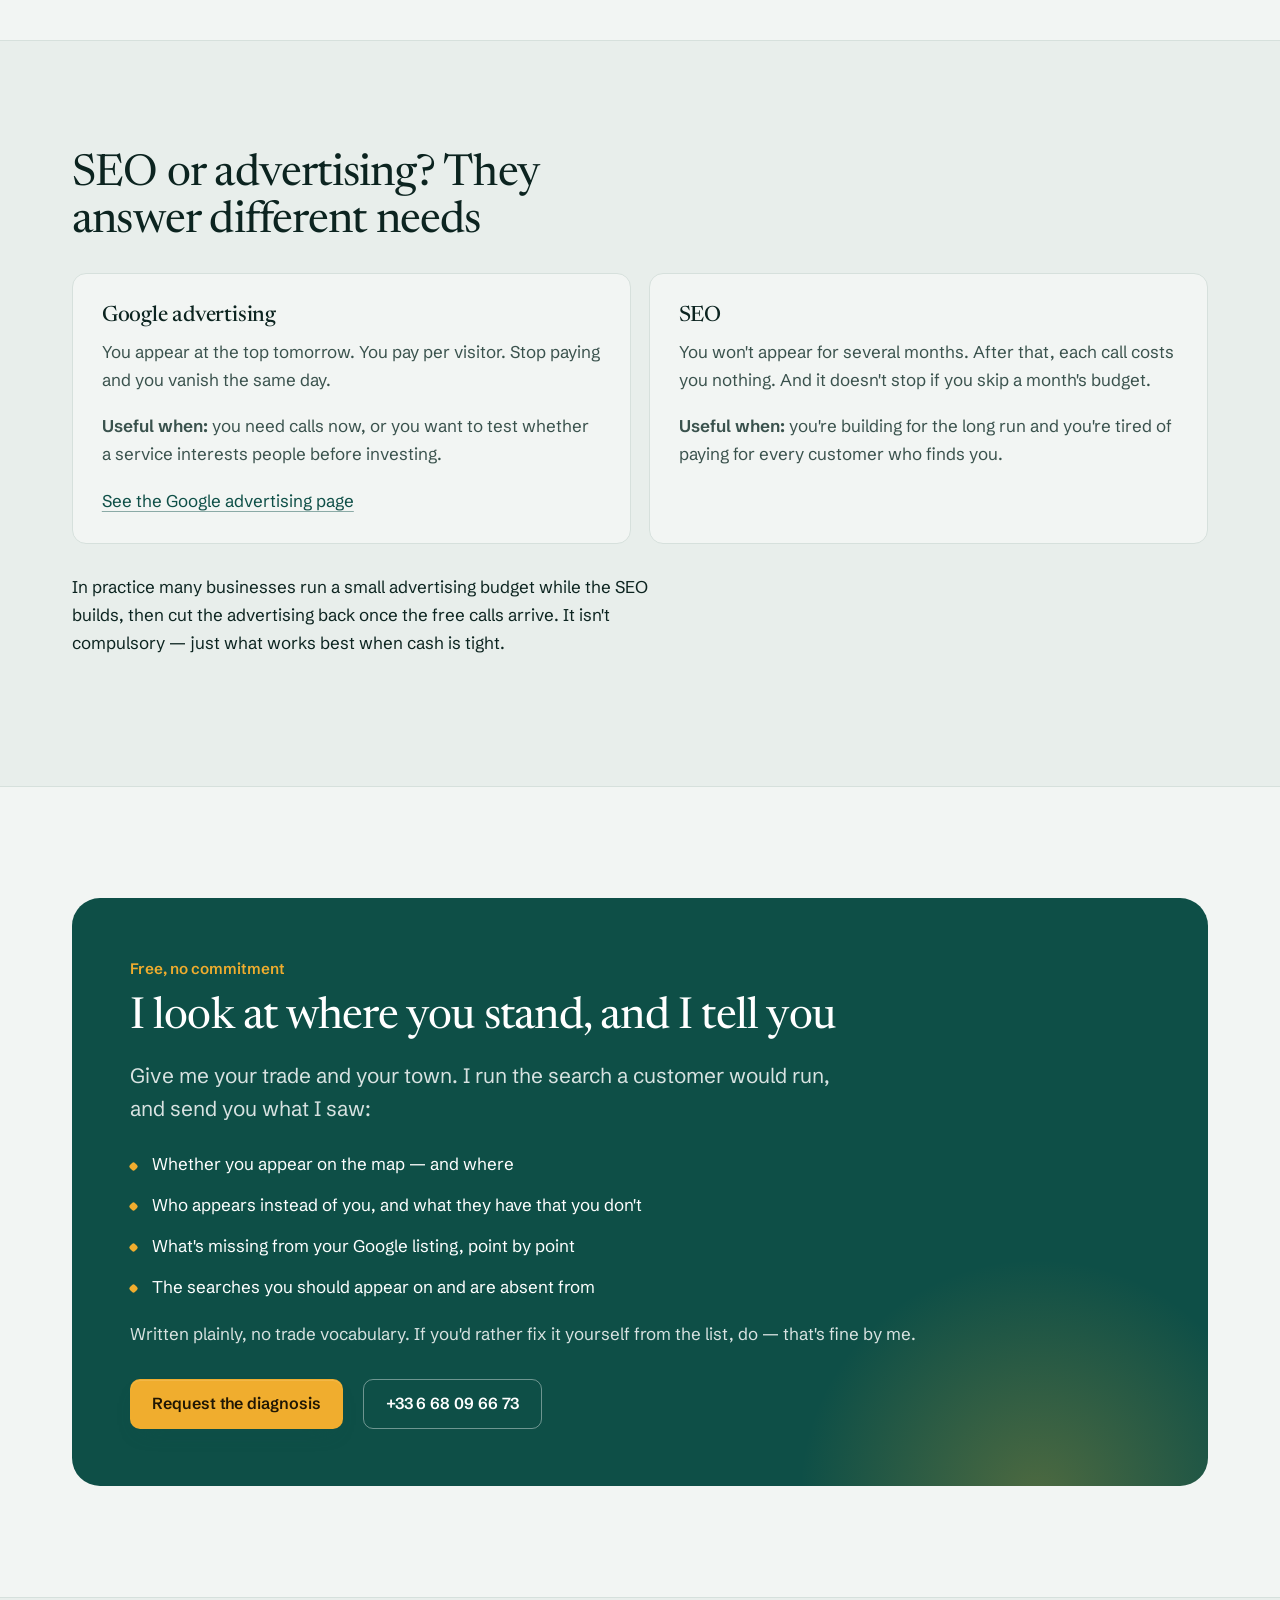
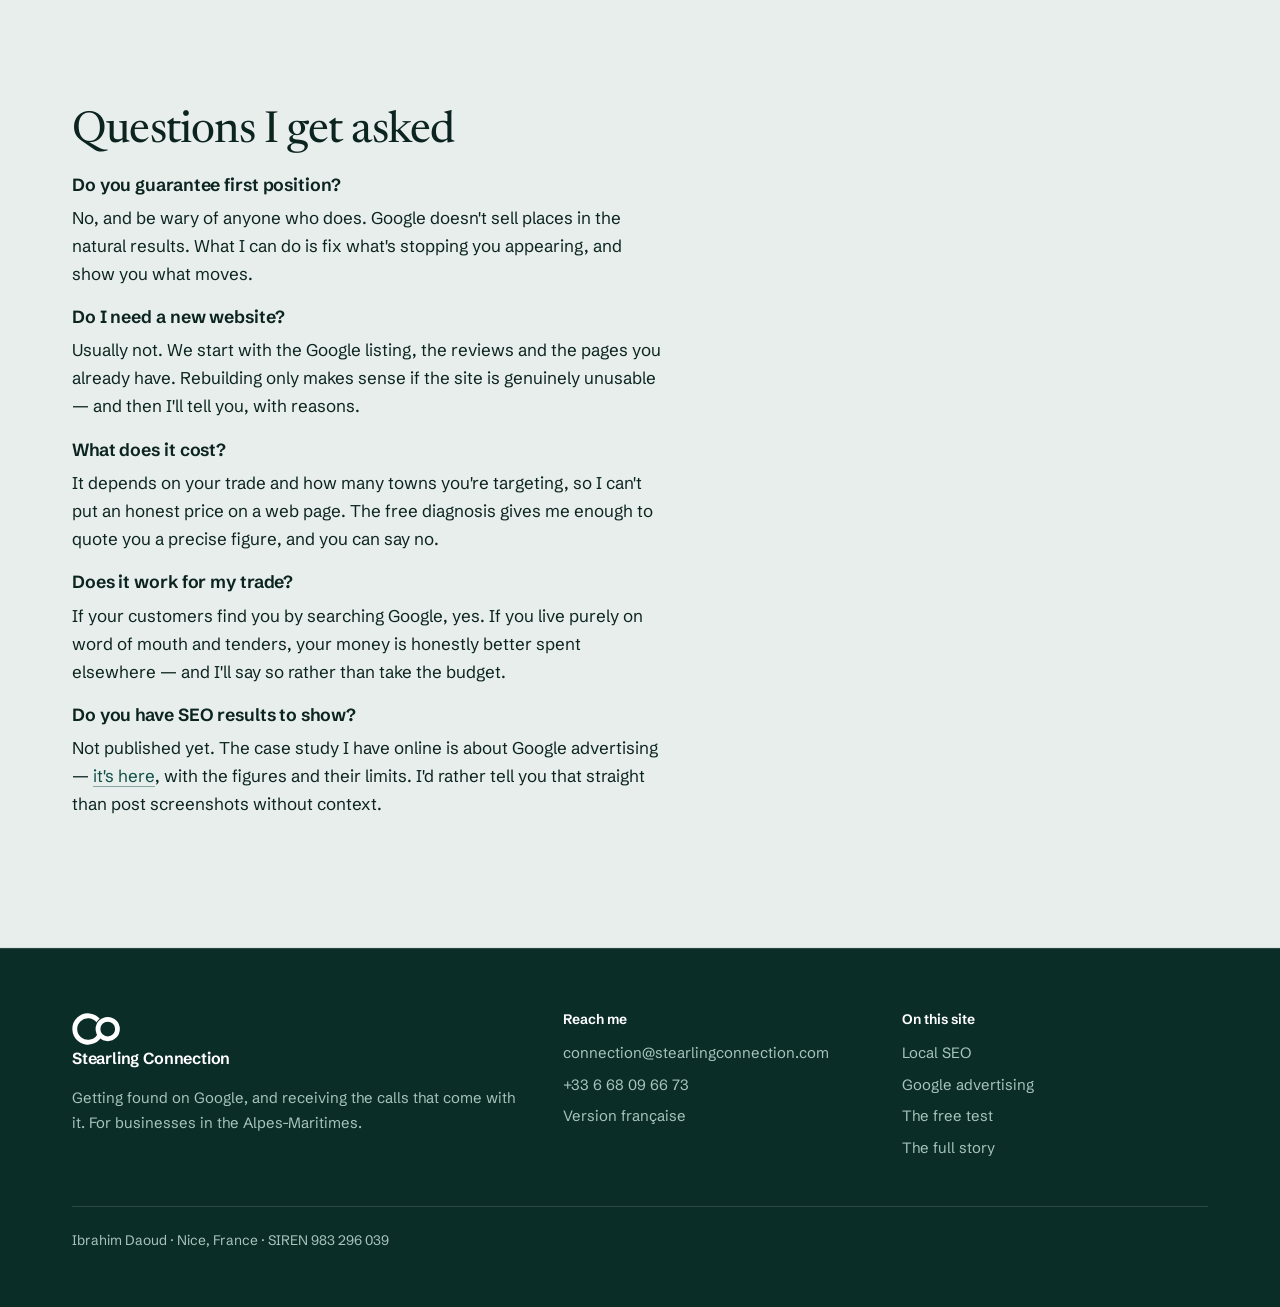
<file: en-local-seo-nice.html>
<!doctype html>
<html lang="en">
<head>
<meta charset="utf-8">
<meta name="viewport" content="width=device-width,initial-scale=1">
<title>Local SEO in Nice — getting found on Google without paying per visitor</title>
<meta name="description" content="Local SEO in Nice and the Alpes-Maritimes: Google listing, reviews, service pages. Show up when a customer searches for your trade nearby. Free diagnosis.">
<meta name="theme-color" content="#0e4f47">
<link rel="canonical" href="https://stearlingconnection.com/en-local-seo-nice.html">
<link rel="alternate" hreflang="fr" href="https://stearlingconnection.com/referencement-local-nice.html">
<link rel="alternate" hreflang="en" href="https://stearlingconnection.com/en-local-seo-nice.html">
<link rel="preload" href="/fonts/newsreader-display.woff2" as="font" type="font/woff2" crossorigin>
<link rel="preload" href="/fonts/schibsted-grotesk.woff2" as="font" type="font/woff2" crossorigin>
<meta property="og:title" content="Local SEO in Nice — getting found on Google without paying per visitor">
<meta property="og:description" content="Local SEO in Nice and the Alpes-Maritimes: Google listing, reviews, service pages. Show up when a customer searches for your trade nearby. Free diagnosis.">
<meta property="og:type" content="website">
<meta property="og:url" content="https://stearlingconnection.com/en-local-seo-nice.html">
<meta property="og:locale" content="en_GB">
<meta property="og:image" content="https://stearlingconnection.com/img/og-en.jpg">
<meta property="og:image:width" content="1200">
<meta property="og:image:height" content="630">
<meta property="og:image:alt" content="Ibrahim Daoud, Stearling Connection: local SEO and Google advertising in Nice">
<meta name="twitter:card" content="summary_large_image">
<link rel="stylesheet" href="/style.css">
<script src="/site.js" defer></script>
<link rel="icon" href="/favicon.svg" type="image/svg+xml">
<link rel="apple-touch-icon" href="/apple-touch-icon.png">
<script type="application/ld+json">
{"@context":"https://schema.org","@type":"Service","serviceType":"Local SEO","name":"Local SEO in Nice","provider":{"@id":"https://stearlingconnection.com/#business"},"areaServed":[{"@type":"City","name":"Nice"},{"@type":"City","name":"Antibes"},{"@type":"City","name":"Cannes"},{"@type":"City","name":"Cagnes-sur-Mer"},{"@type":"City","name":"Saint-Laurent-du-Var"},{"@type":"City","name":"Villeneuve-Loubet"},{"@type":"City","name":"Grasse"},{"@type":"AdministrativeArea","name":"Alpes-Maritimes, France"}],"url":"https://stearlingconnection.com/en-local-seo-nice.html"}
</script>
</head>
<body>
<svg class="sprite" aria-hidden="true" focusable="false" width="0" height="0"><defs><clipPath id="co-up"><rect x="0" y="0" width="700" height="367"/></clipPath><mask id="co-gap" maskUnits="userSpaceOnUse" x="-20" y="0" width="740" height="800"><rect x="-20" width="740" height="800" fill="#fff"/><circle cx="501.5" cy="367.5" r="134.75" fill="none" stroke="#000" stroke-width="93.5" clip-path="url(#co-up)"/></mask><symbol id="co" viewBox="8 146 668 442"><path d="M378.5 262.3A182.5 182.5 0 1 0 387.0 458.2" fill="none" stroke="currentColor" stroke-width="67.0" mask="url(#co-gap)"/><circle cx="501.5" cy="367.5" r="134.75" fill="none" stroke="currentColor" stroke-width="65.5"/></symbol></defs></svg>

<a class="skip" href="#contenu">Skip to content</a>

<header class="site-header">
  <div class="wrap">
    <a class="brand" href="/en.html">
      <svg class="logo" aria-hidden="true" focusable="false"><use href="#co"/></svg>
      <span>Stearling Connection</span><span class="sub">Nice</span>
    </a>
    <nav class="nav" aria-label="Main navigation">
      <span class="desk">
        <a href="/en-local-seo-nice.html" aria-current="page">Local SEO</a>
        <a href="/en-google-ads-nice.html">Google ads</a>
        <a href="/en.html#test">The free test</a>
      </span>
      <a class="cta-mini" href="/en.html#test">Free test</a>
      <span class="lang">
        <a class="on" href="/en-local-seo-nice.html" aria-current="page">EN</a>
        <a href="/referencement-local-nice.html" lang="fr" hreflang="fr">FR</a>
      </span>
    </nav>
  </div>
  <div class="thread" aria-hidden="true"></div>
</header>

<main id="contenu">

  <section class="hero">
    <div class="wrap">
      <div class="hero-grid">
        <div>
          <p class="eyebrow">Local SEO in Nice and the Alpes-Maritimes</p>
          <h1>Getting found on Google without paying for every visitor</h1>
          <p class="lede">Someone types your trade followed by "Nice". Three businesses appear on the map. My job is to make you one of them.</p>
          <div class="btn-row">
            <a class="btn" href="#diagnosis">Show me where I stand</a>
            <a class="btn ghost" href="tel:+33668096673">+33 6 68 09 66 73</a>
          </div>
          <div class="trust">
            <span><i class="dot"></i>No promises about position</span>
            <span><i class="dot"></i>First diagnosis free</span>
          </div>
        </div>
        <aside class="signal">
          <p class="eyebrow" style="margin-bottom:.9rem">What a customer actually sees</p>
          <p>They search on their phone. They don't scroll: they look at the three businesses on the map, compare the reviews, and call.</p>
          <p><strong>Often they never open a website at all.</strong></p>
          <p class="concl">That's why the Google listing and the reviews come before everything else. A beautiful site nobody sees earns nothing.</p>
        </aside>
      </div>
    </div>
  </section>

  <section>
    <div class="wrap">
      <div class="narrow reveal" style="margin-bottom:2.5rem">
        <h2>Where it's actually decided</h2>
        <p>On a phone, the first thing a local search shows is a map with three businesses. That's where most of the calls come from. The rest of the page comes after — and plenty of people never get there.</p>
      </div>

      <figure class="figure reveal">
        <svg viewBox="0 0 760 250" role="img" aria-label="On a local search, paid ads come first, then the three map businesses that capture most calls, then ordinary results further down.">
          <rect class="node-box" x="150" y="14" width="460" height="42" rx="8"/>
          <text class="flow-sm" x="170" y="40">Paid ads — charged per click</text>
          <rect x="150" y="68" width="460" height="104" rx="10" class="node-hot"/>
          <text class="flow-txt flow-hot" x="170" y="95" font-weight="600">The map: 3 businesses</text>
          <text class="flow-sm" x="170" y="118">Name · rating · reviews · Call button</text>
          <text class="flow-sm flow-hot" x="170" y="140" font-weight="600">This is where decisions get made</text>
          <text class="flow-sm" x="170" y="160">and where I work first</text>
          <rect class="node-box node-dead" x="150" y="184" width="460" height="30" rx="8"/>
          <text class="flow-sm" x="170" y="204">Websites, further down</text>
          <rect class="node-box node-dead" x="150" y="220" width="460" height="24" rx="8"/>
          <text class="flow-sm" x="170" y="236">Page 2 — nobody goes there</text>
        </svg>
        <figcaption>A "your trade + Nice" search on a phone, top to bottom. The map fills almost the whole screen.</figcaption>
      </figure>

      <div class="narrow reveal" style="margin:3.6rem 0 1.6rem">
        <h2>What a position is actually worth</h2>
        <p>Clicks on a Google search are not shared out evenly. They collapse as you go down the page. Here is the share of clicks each position receives, according to the published studies:</p>
      </div>

      <figure class="figure chart reveal">
        <p class="chart-title">Share of clicks each position receives</p>
        <div class="ranks">
          <div class="rank top" style="--v:100.0;--r:0"><span class="rk-l">1<sup>st</sup></span><span class="rk-b"><i></i></span><span class="rk-v">39.8%</span></div>
          <div class="rank on" style="--v:47.0;--r:1"><span class="rk-l">2<sup>nd</sup></span><span class="rk-b"><i></i></span><span class="rk-v">18.7%</span></div>
          <div class="rank on" style="--v:25.6;--r:2"><span class="rk-l">3<sup>rd</sup></span><span class="rk-b"><i></i></span><span class="rk-v">10.2%</span></div>
          <div class="rank" style="--v:18.1;--r:3"><span class="rk-l">4<sup>th</sup></span><span class="rk-b"><i></i></span><span class="rk-v">7.2%</span></div>
          <div class="rank" style="--v:12.8;--r:4"><span class="rk-l">5<sup>th</sup></span><span class="rk-b"><i></i></span><span class="rk-v">5.1%</span></div>
          <div class="rank" style="--v:11.1;--r:5"><span class="rk-l">6<sup>th</sup></span><span class="rk-b"><i></i></span><span class="rk-v">4.4%</span></div>
          <div class="rank" style="--v:7.5;--r:6"><span class="rk-l">7<sup>th</sup></span><span class="rk-b"><i></i></span><span class="rk-v">3.0%</span></div>
          <div class="rank" style="--v:5.3;--r:7"><span class="rk-l">8<sup>th</sup></span><span class="rk-b"><i></i></span><span class="rk-v">2.1%</span></div>
          <div class="rank" style="--v:4.8;--r:8"><span class="rk-l">9<sup>th</sup></span><span class="rk-b"><i></i></span><span class="rk-v">1.9%</span></div>
          <div class="rank" style="--v:4.0;--r:9"><span class="rk-l">10<sup>th</sup></span><span class="rk-b"><i></i></span><span class="rk-v">1.6%</span></div>
          <div class="rank off" style="--v:1.5;--r:10"><span class="rk-l">Page 2</span><span class="rk-b"><i></i></span><span class="rk-v">&lt; 1%</span></div>
        </div>
        <figcaption>Share of clicks by position in Google's organic results. First Page Sage meta-analysis, updated May 2025.</figcaption>
      </figure>

      <div class="narrow reveal">
        <blockquote>
          <p><strong>And for a local business, there is something better than first place.</strong></p>
          <p>The three businesses shown on the map each receive between 15 and 18% of clicks. Added together, they take more than the top organic result &mdash; and they sit above it on the screen.</p>
          <p style="margin-bottom:0">That is why I always start with your Google listing, before your website.</p>
        </blockquote>

        <h3>What that means in practice</h3>
        <p>Take a round number. Say 400 people a month search for your trade in Nice on their phone. Using the shares above, the same search gives you:</p>
      </div>

      <div class="stats reveal" style="margin:1.5rem 0 0">
        <div class="stat"><span class="v">≈ 160</span><span class="l">visits a month if you are the 1st result</span></div>
        <div class="stat"><span class="v">≈ 20</span><span class="l">if you are 5th</span></div>
        <div class="stat"><span class="v">≈ 2</span><span class="l">if you are on page 2</span></div>
      </div>
      <p class="stats-note reveal">400 searches × the click share of each position. Check the arithmetic yourself &mdash; it fits on a napkin.</p>

      <div class="narrow reveal" style="margin-top:1.6rem">
        <p>Same trade, same city, same month. The only thing that changes is the position. And 400 is only an example: the real search volume for your trade is something I give you in the free diagnosis.</p>
        <p class="tiny" style="margin-top:1.4rem">Where these figures come from: the click-through-rate-by-position meta-analysis published by First Page Sage (updated May 2025), which aggregates studies from Backlinko, Sistrix and BrightLocal among others. These are cross-industry averages, measured mainly on English-language markets. They describe how people click on Google &mdash; not a result I am promising you. No position can be guaranteed, by me or by anyone.</p>
      </div>

    </div>
  </section>

  <section class="band">
    <div class="wrap">
      <div class="narrow reveal" style="margin-bottom:2rem">
        <h2>What I actually do</h2>
        <p>In this order, because it's the order that pays back fastest.</p>
      </div>
      <div class="grid g2 reveal">
        <div class="card">
          <h3><span class="n">1</span>Your Google listing</h3>
          <p class="quiet">Exact categories, service area, hours, photos, description, services listed one by one. Most listings I look at are half filled in — and the missing half is what decides whether you appear on the map.</p>
        </div>
        <div class="card">
          <h3><span class="n">2</span>Your reviews</h3>
          <p class="quiet">How many reviews you have matters as much as the score. We set up a simple way to ask every satisfied customer, without it costing you time, and we reply to the ones that come in — including the bad ones.</p>
        </div>
        <div class="card">
          <h3><span class="n">3</span>One page per service, one per town</h3>
          <p class="quiet">A single "our services" page ranks for nothing. A page per job and per town you cover, written to be read by a human, is what gets you found on specific searches.</p>
        </div>
        <div class="card">
          <h3><span class="n">4</span>The site itself</h3>
          <p class="quiet">Loading speed on mobile, headings, structure, a tappable phone number. Nothing spectacular — but a site that's slow or unreadable on a phone loses customers before it ever has them.</p>
        </div>
      </div>
    </div>
  </section>

  <section>
    <div class="wrap">
      <div class="narrow reveal">
        <h2>How long it takes — the real answer</h2>
        <p>SEO isn't a switch. Here's an honest order of magnitude, not a promise:</p>
        <ul class="plain">
          <li><strong>Weeks 1 to 4</strong> — the Google listing and reviews. This moves fastest, because it's what most businesses have done worst.</li>
          <li><strong>Months 2 to 4</strong> — the pages on your site. Google takes time to find them, then to decide whether they deserve showing.</li>
          <li><strong>Beyond that</strong> — it's maintenance. Reviews, new pages, competitors moving.</li>
        </ul>
        <p>If someone promises you first place in three weeks, they're selling you either disguised advertising or nothing at all. I'd rather lose a client at this point than after three months.</p>
      </div>
    </div>
  </section>

  <section class="band">
    <div class="wrap">
      <div class="narrow reveal">
        <h2>SEO or advertising? They answer different needs</h2>
      </div>
      <div class="grid g2 reveal" style="margin-top:1.6rem">
        <div class="card">
          <h3>Google advertising</h3>
          <p class="quiet">You appear at the top tomorrow. You pay per visitor. Stop paying and you vanish the same day.</p>
          <p class="quiet"><strong>Useful when:</strong> you need calls now, or you want to test whether a service interests people before investing.</p>
          <p style="margin-bottom:0"><a href="/en-google-ads-nice.html">See the Google advertising page</a></p>
        </div>
        <div class="card">
          <h3>SEO</h3>
          <p class="quiet">You won't appear for several months. After that, each call costs you nothing. And it doesn't stop if you skip a month's budget.</p>
          <p class="quiet" style="margin-bottom:0"><strong>Useful when:</strong> you're building for the long run and you're tired of paying for every customer who finds you.</p>
        </div>
      </div>
      <div class="narrow reveal" style="margin-top:1.8rem">
        <p>In practice many businesses run a small advertising budget while the SEO builds, then cut the advertising back once the free calls arrive. It isn't compulsory — just what works best when cash is tight.</p>
      </div>
    </div>
  </section>

  <section id="diagnosis">
    <div class="wrap">
      <div class="offer reveal">
        <p class="eyebrow">Free, no commitment</p>
        <h2>I look at where you stand, and I tell you</h2>
        <p class="lede">Give me your trade and your town. I run the search a customer would run, and send you what I saw:</p>
        <ul class="plain">
          <li>Whether you appear on the map — and where</li>
          <li>Who appears instead of you, and what they have that you don't</li>
          <li>What's missing from your Google listing, point by point</li>
          <li>The searches you should appear on and are absent from</li>
        </ul>
        <p>Written plainly, no trade vocabulary. If you'd rather fix it yourself from the list, do — that's fine by me.</p>
        <div class="btn-row">
          <a class="btn" href="mailto:connection@stearlingconnection.com?subject=Local%20SEO%20diagnosis">Request the diagnosis</a>
          <a class="btn ghost" href="tel:+33668096673">+33 6 68 09 66 73</a>
        </div>
      </div>
    </div>
  </section>

  <section class="band">
    <div class="wrap">
      <div class="narrow reveal">
        <h2>Questions I get asked</h2>

        <h3>Do you guarantee first position?</h3>
        <p>No, and be wary of anyone who does. Google doesn't sell places in the natural results. What I can do is fix what's stopping you appearing, and show you what moves.</p>

        <h3>Do I need a new website?</h3>
        <p>Usually not. We start with the Google listing, the reviews and the pages you already have. Rebuilding only makes sense if the site is genuinely unusable — and then I'll tell you, with reasons.</p>

        <h3>What does it cost?</h3>
        <p>It depends on your trade and how many towns you're targeting, so I can't put an honest price on a web page. The free diagnosis gives me enough to quote you a precise figure, and you can say no.</p>

        <h3>Does it work for my trade?</h3>
        <p>If your customers find you by searching Google, yes. If you live purely on word of mouth and tenders, your money is honestly better spent elsewhere — and I'll say so rather than take the budget.</p>

        <h3>Do you have SEO results to show?</h3>
        <p>Not published yet. The case study I have online is about Google advertising — <a href="/en-google-ads-case-study.html">it's here</a>, with the figures and their limits. I'd rather tell you that straight than post screenshots without context.</p>
      </div>
    </div>
  </section>

</main>

<footer class="site-footer">
  <div class="wrap">
    <div class="cols">
      <div>
        <a class="brand" href="/en.html"><svg class="logo" aria-hidden="true" focusable="false"><use href="#co"/></svg><span>Stearling Connection</span></a>
        <p>Getting found on Google, and receiving the calls that come with it. For businesses in the Alpes-Maritimes.</p>
      </div>
      <div>
        <h2 class="foot-h">Reach me</h2>
        <a href="mailto:connection@stearlingconnection.com">connection@stearlingconnection.com</a>
        <a href="tel:+33668096673">+33 6 68 09 66 73</a>
        <a href="/referencement-local-nice.html" lang="fr" hreflang="fr">Version française</a>
      </div>
      <div>
        <h2 class="foot-h">On this site</h2>
        <a href="/en-local-seo-nice.html">Local SEO</a>
        <a href="/en-google-ads-nice.html">Google advertising</a>
        <a href="/en.html#test">The free test</a>
        <a href="/en-google-ads-case-study.html">The full story</a>
      </div>
    </div>
    <div class="legal"><p class="tiny">Ibrahim Daoud · Nice, France · SIREN 983 296 039</p></div>
  </div>
</footer>

</body>
</html>
</file>
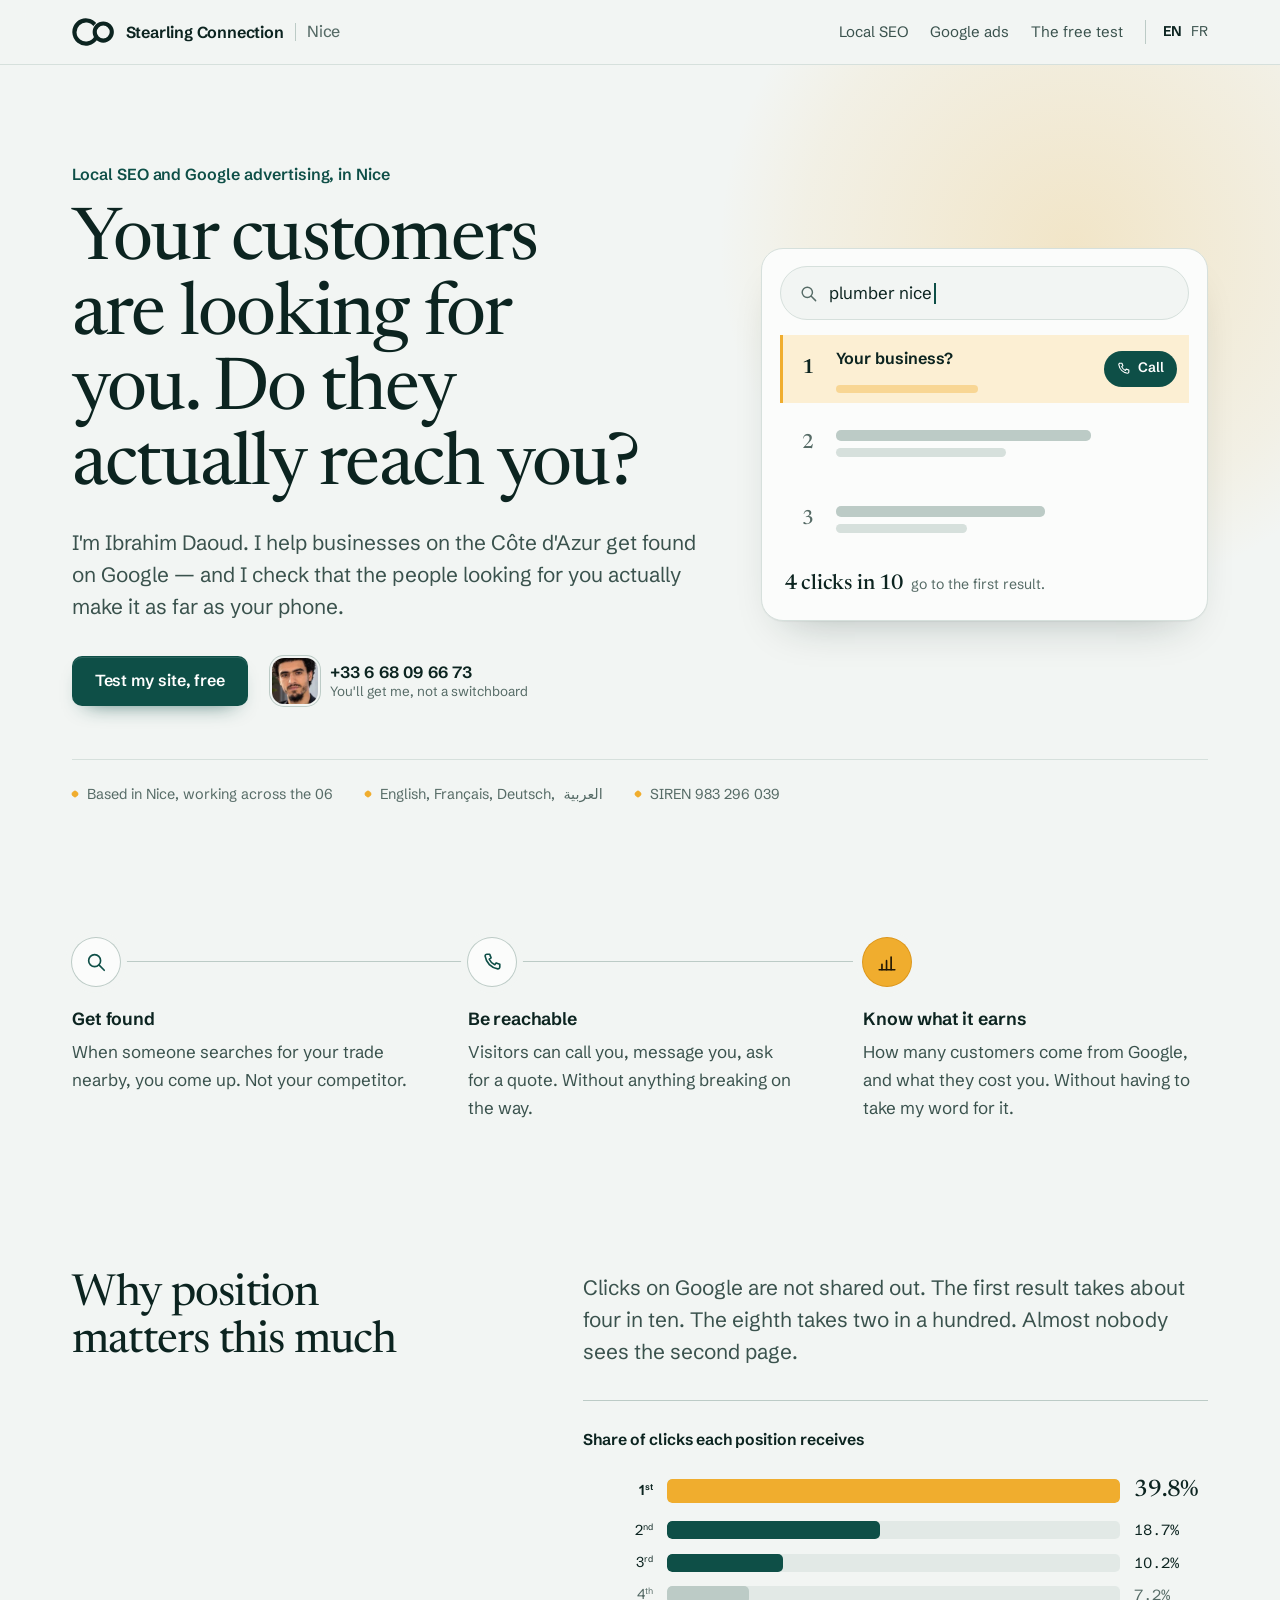
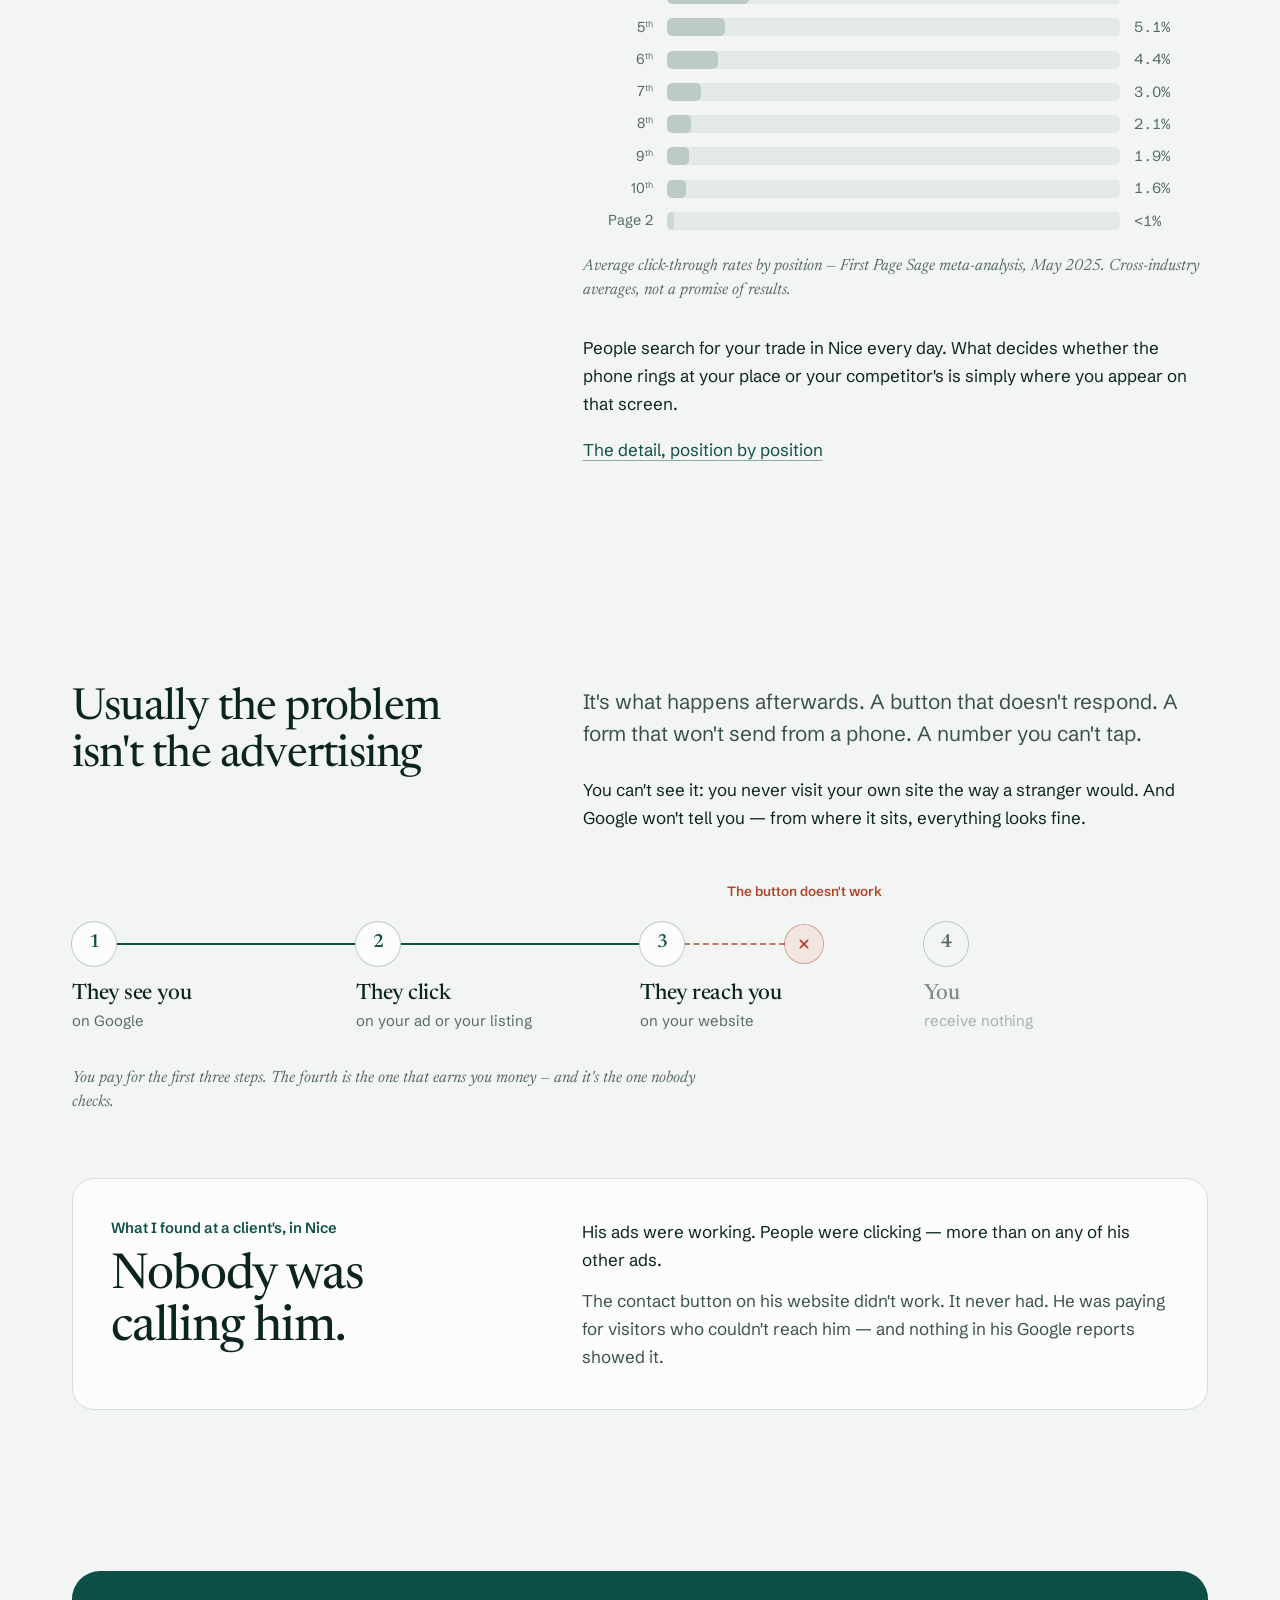
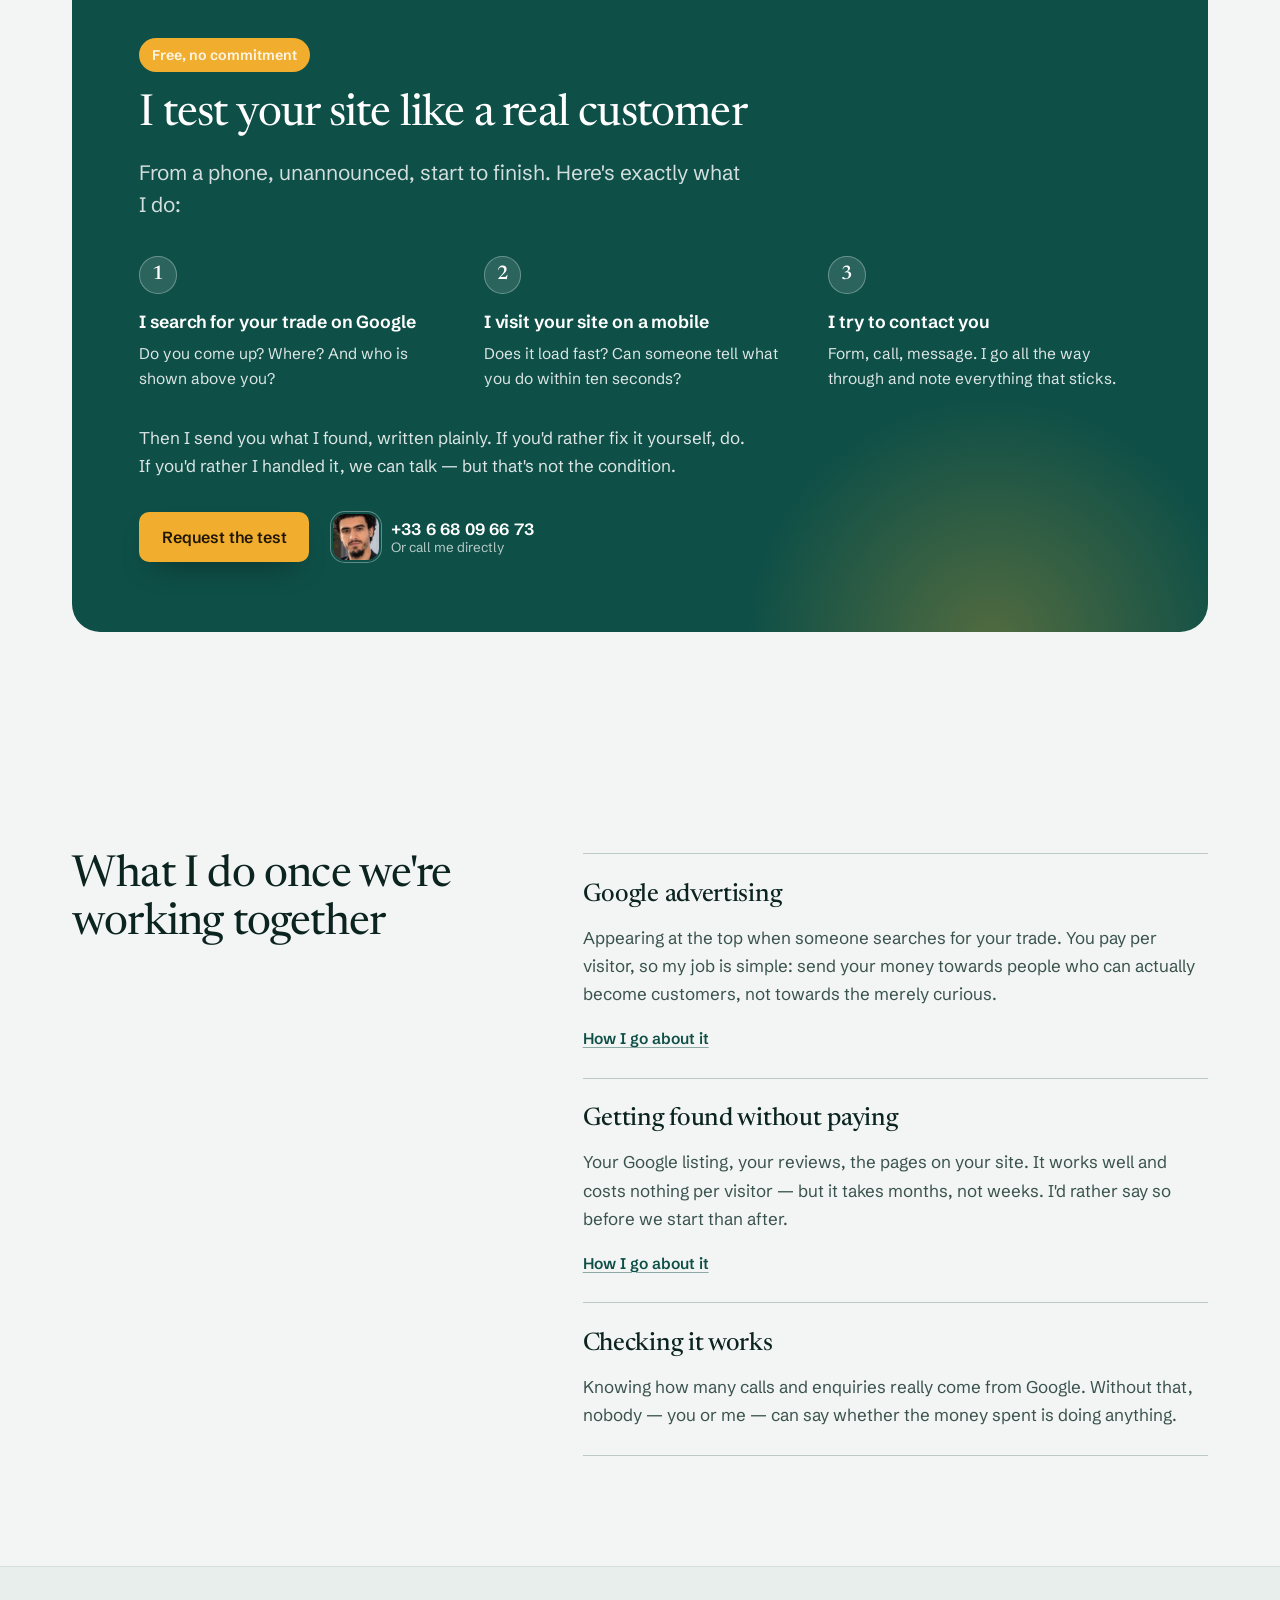
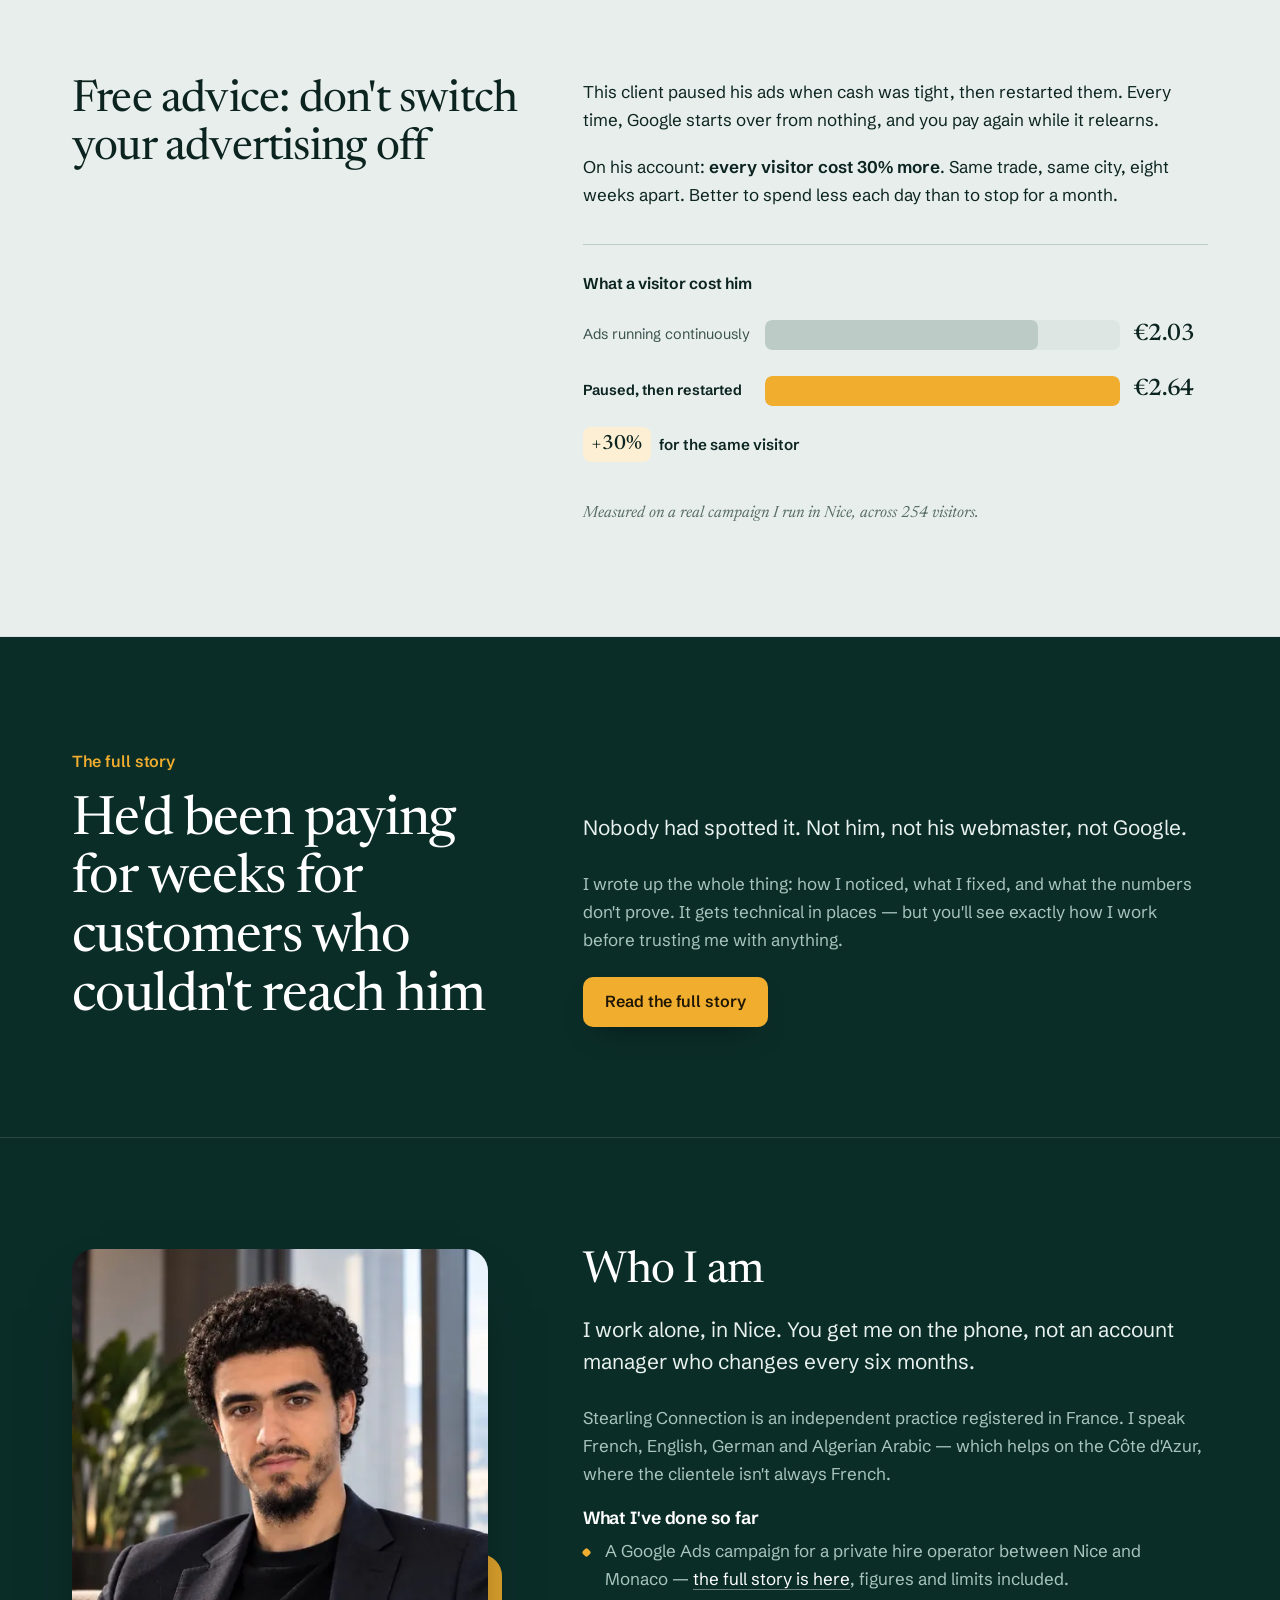
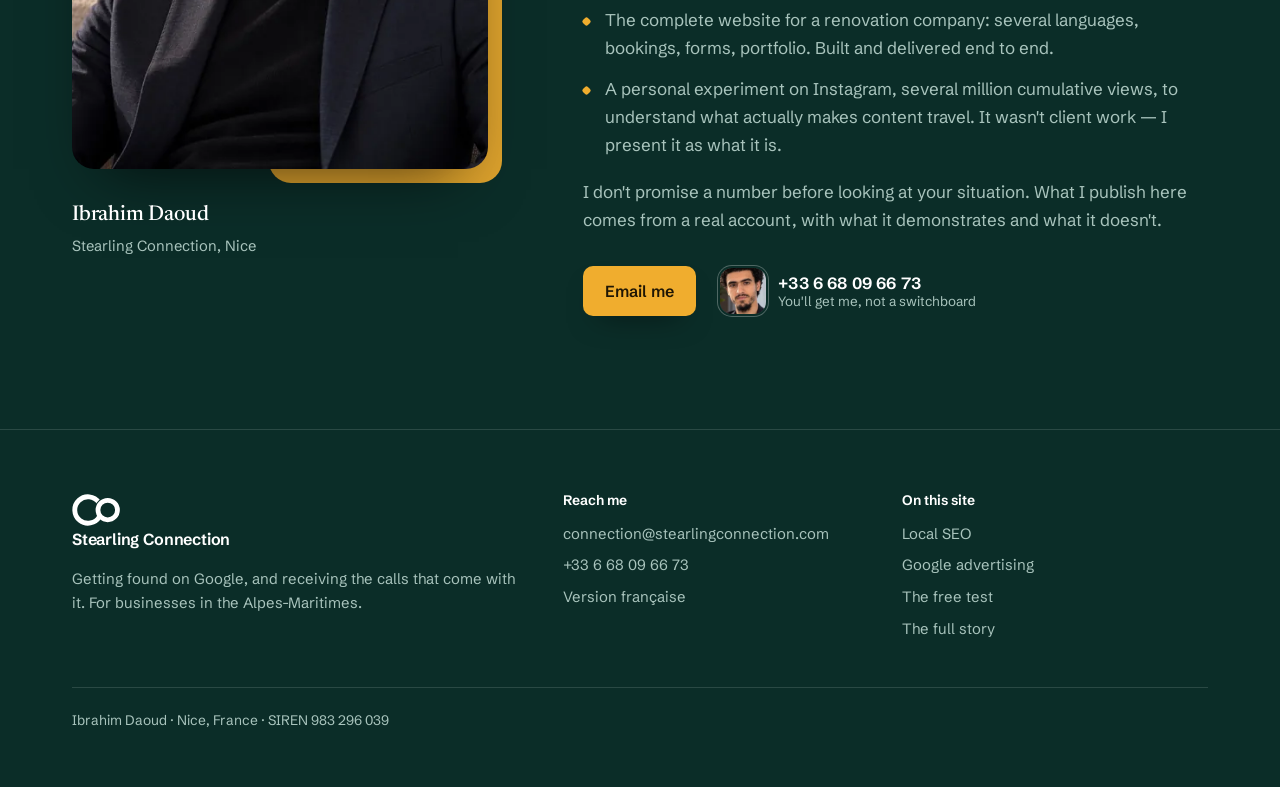
<file: en.html>
<!doctype html>
<html lang="en">
<head>
<meta charset="utf-8">
<meta name="viewport" content="width=device-width,initial-scale=1">
<title>Stearling Connection — getting found on Google, in Nice</title>
<meta name="description" content="Ibrahim Daoud, Nice. I help businesses on the Côte d'Azur get found on Google and actually receive the calls. I test your site like a real customer, free.">
<meta name="theme-color" content="#0e4f47">
<link rel="canonical" href="https://stearlingconnection.com/en.html">
<link rel="alternate" hreflang="fr" href="https://stearlingconnection.com/">
<link rel="alternate" hreflang="en" href="https://stearlingconnection.com/en.html">
<link rel="alternate" hreflang="x-default" href="https://stearlingconnection.com/">
<link rel="preload" href="/fonts/newsreader-display.woff2" as="font" type="font/woff2" crossorigin>
<link rel="preload" href="/fonts/schibsted-grotesk.woff2" as="font" type="font/woff2" crossorigin>
<meta property="og:title" content="Stearling Connection — getting found on Google, in Nice">
<meta property="og:description" content="Ibrahim Daoud, Nice. I help businesses on the Côte d'Azur get found on Google and actually receive the calls. I test your site like a real customer, free.">
<meta property="og:type" content="website">
<meta property="og:url" content="https://stearlingconnection.com/en.html">
<meta property="og:locale" content="en_GB">
<meta property="og:image" content="https://stearlingconnection.com/img/og-en.jpg">
<meta property="og:image:width" content="1200">
<meta property="og:image:height" content="630">
<meta property="og:image:alt" content="Ibrahim Daoud, Stearling Connection: local SEO and Google advertising in Nice">
<meta name="twitter:card" content="summary_large_image">
<link rel="stylesheet" href="/style.css">
<script src="/site.js" defer></script>
<link rel="icon" href="/favicon.svg" type="image/svg+xml">
<link rel="apple-touch-icon" href="/apple-touch-icon.png">
<script type="application/ld+json">
{"@context":"https://schema.org","@type":"ProfessionalService","@id":"https://stearlingconnection.com/#business","name":"Stearling Connection","description":"Google advertising and local SEO for businesses in the Alpes-Maritimes.","founder":{"@type":"Person","name":"Ibrahim Daoud"},"areaServed":[{"@type":"City","name":"Nice"},{"@type":"City","name":"Antibes"},{"@type":"City","name":"Cannes"},{"@type":"City","name":"Cagnes-sur-Mer"},{"@type":"City","name":"Saint-Laurent-du-Var"},{"@type":"City","name":"Villeneuve-Loubet"},{"@type":"City","name":"Grasse"},{"@type":"AdministrativeArea","name":"Alpes-Maritimes, France"}],"address":{"@type":"PostalAddress","addressLocality":"Nice","addressCountry":"FR"},"email":"connection@stearlingconnection.com","telephone":"+33668096673","url":"https://stearlingconnection.com","priceRange":"€€","knowsLanguage":["fr","en","de","ar"]}
</script>
</head>
<body>
<svg class="sprite" aria-hidden="true" focusable="false" width="0" height="0"><defs><clipPath id="co-up"><rect x="0" y="0" width="700" height="367"/></clipPath><mask id="co-gap" maskUnits="userSpaceOnUse" x="-20" y="0" width="740" height="800"><rect x="-20" width="740" height="800" fill="#fff"/><circle cx="501.5" cy="367.5" r="134.75" fill="none" stroke="#000" stroke-width="93.5" clip-path="url(#co-up)"/></mask><symbol id="co" viewBox="8 146 668 442"><path d="M378.5 262.3A182.5 182.5 0 1 0 387.0 458.2" fill="none" stroke="currentColor" stroke-width="67.0" mask="url(#co-gap)"/><circle cx="501.5" cy="367.5" r="134.75" fill="none" stroke="currentColor" stroke-width="65.5"/></symbol></defs></svg>
<a class="skip" href="#contenu">Skip to content</a>

<header class="site-header">
  <div class="wrap">
    <a class="brand" href="/en.html">
      <svg class="logo" aria-hidden="true" focusable="false"><use href="#co"/></svg>
      <span>Stearling Connection</span><span class="sub">Nice</span>
    </a>
    <nav class="nav" aria-label="Main navigation">
      <span class="desk">
        <a href="/en-local-seo-nice.html">Local SEO</a>
        <a href="/en-google-ads-nice.html">Google ads</a>
        <a href="#test">The free test</a>
      </span>
      <a class="cta-mini" href="#test">Free test</a>
      <span class="lang">
        <a class="on" href="/en.html" aria-current="page" lang="en">EN</a>
        <a href="/" lang="fr" hreflang="fr">FR</a>
      </span>
    </nav>
  </div>
  <div class="thread" aria-hidden="true"></div>
</header>

<main id="contenu">

  <section class="home-hero">
    <div class="wrap">
      <div class="home-hero__grid">
        <div>
          <p class="kicker">Local SEO and Google advertising, in Nice</p>
          <h1>Your customers are looking for you. Do they actually reach you?</h1>
          <p class="lede">I'm Ibrahim Daoud. I help businesses on the Côte d'Azur get found on Google — and I check that the people looking for you actually make it as far as your phone.</p>
          <div class="actions">
            <a class="btn" href="#test">Test my site, free</a>
            <a class="call" href="tel:+33668096673"><picture><source srcset="/img/ibrahim-avatar-112.webp" type="image/webp"><img src="/img/ibrahim-avatar-112.jpg" width="46" height="46" alt="" decoding="async"></picture><span><b>+33 6 68 09 66 73</b><small>You'll get me, not a switchboard</small></span></a>
          </div>
        </div>

        <div class="demo" data-demo="plumber nice|electrician antibes|caterer cannes|pool builder cagnes-sur-mer|estate agent nice|locksmith antibes|carpenter valbonne" aria-hidden="true">
          <div class="demo__bar">
            <svg viewBox="0 0 24 24" fill="none" stroke="currentColor" stroke-width="1.8" stroke-linecap="round" stroke-linejoin="round" aria-hidden="true"><circle cx="10.5" cy="10.5" r="6.5"/><path d="M15.5 15.5 21 21"/></svg>
            <span class="demo__q"><span data-typed>plumber nice</span><i class="demo__caret"></i></span>
          </div>
          <ol class="demo__res">
            <li class="demo__row demo__you">
              <span class="demo__pos">1</span>
              <span class="demo__lines"><span class="demo__name">Your business?</span><span class="demo__url"></span></span>
              <span class="demo__callbtn"><svg viewBox="0 0 24 24" fill="none" stroke="currentColor" stroke-width="1.8" stroke-linecap="round" stroke-linejoin="round" aria-hidden="true"><path d="M6.5 3.5h3l1.5 4-2 1.5a12 12 0 0 0 6 6l1.5-2 4 1.5v3a2 2 0 0 1-2.2 2A16.5 16.5 0 0 1 4.5 5.7 2 2 0 0 1 6.5 3.5z"/></svg>Call</span>
            </li>
            <li class="demo__row"><span class="demo__pos">2</span><span class="demo__lines"><i></i><i></i></span><span></span></li>
            <li class="demo__row"><span class="demo__pos">3</span><span class="demo__lines"><i></i><i></i></span><span></span></li>
          </ol>
          <p class="demo__note"><b>4 clicks in 10</b> go to the first result.</p>
        </div>
      </div>

      <ul class="facts">
      <li>Based in Nice, working across the 06</li>
      <li>English, Français, Deutsch, <span lang="ar" dir="rtl">العربية</span></li>
      <li>SIREN 983 296 039</li>
      </ul>
    </div>
  </section>

  <section class="path" data-reveal aria-labelledby="path-h">
    <div class="wrap">
      <h2 class="visually-hidden" id="path-h">What I check for you</h2>
      <ol class="path__list">
        <li class="path__step">
          <span class="path__node" aria-hidden="true"><svg viewBox="0 0 24 24" fill="none" stroke="currentColor" stroke-width="1.8" stroke-linecap="round" stroke-linejoin="round" aria-hidden="true"><circle cx="10.5" cy="10.5" r="6.5"/><path d="M15.5 15.5 21 21"/></svg></span>
          <h3>Get found</h3>
          <p>When someone searches for your trade nearby, you come up. Not your competitor.</p>
        </li>
        <li class="path__step">
          <span class="path__node" aria-hidden="true"><svg viewBox="0 0 24 24" fill="none" stroke="currentColor" stroke-width="1.8" stroke-linecap="round" stroke-linejoin="round" aria-hidden="true"><path d="M6.5 3.5h3l1.5 4-2 1.5a12 12 0 0 0 6 6l1.5-2 4 1.5v3a2 2 0 0 1-2.2 2A16.5 16.5 0 0 1 4.5 5.7 2 2 0 0 1 6.5 3.5z"/></svg></span>
          <h3>Be reachable</h3>
          <p>Visitors can call you, message you, ask for a quote. Without anything breaking on the way.</p>
        </li>
        <li class="path__step">
          <span class="path__node" aria-hidden="true"><svg viewBox="0 0 24 24" fill="none" stroke="currentColor" stroke-width="1.8" stroke-linecap="round" stroke-linejoin="round" aria-hidden="true"><path d="M3.5 20.5h17"/><path d="M6.5 20.5v-6M11.5 20.5v-10M16.5 20.5v-14"/></svg></span>
          <h3>Know what it earns</h3>
          <p>How many customers come from Google, and what they cost you. Without having to take my word for it.</p>
        </li>
      </ol>
    </div>
  </section>

  <section id="place">
    <div class="wrap sec__grid">
      <header class="sec__head"><h2>Why position matters this much</h2></header>
      <div class="sec__body">
        <p class="lede">Clicks on Google are not shared out. The first result takes about four in ten. The eighth takes two in a hundred. Almost nobody sees the second page.</p>
        <figure class="ladder" data-reveal>
          <p class="chart-title">Share of clicks each position receives</p>
          <ol class="ranks">
            <li class="rank top" style="--v:100.0;--r:0"><span class="rk-l">1<sup>st</sup></span><span class="rk-b"><i></i></span><span class="rk-v">39.8%</span></li>
            <li class="rank on" style="--v:47.0;--r:1"><span class="rk-l">2<sup>nd</sup></span><span class="rk-b"><i></i></span><span class="rk-v">18.7%</span></li>
            <li class="rank on" style="--v:25.6;--r:2"><span class="rk-l">3<sup>rd</sup></span><span class="rk-b"><i></i></span><span class="rk-v">10.2%</span></li>
            <li class="rank" style="--v:18.1;--r:3"><span class="rk-l">4<sup>th</sup></span><span class="rk-b"><i></i></span><span class="rk-v">7.2%</span></li>
            <li class="rank" style="--v:12.8;--r:4"><span class="rk-l">5<sup>th</sup></span><span class="rk-b"><i></i></span><span class="rk-v">5.1%</span></li>
            <li class="rank" style="--v:11.1;--r:5"><span class="rk-l">6<sup>th</sup></span><span class="rk-b"><i></i></span><span class="rk-v">4.4%</span></li>
            <li class="rank" style="--v:7.5;--r:6"><span class="rk-l">7<sup>th</sup></span><span class="rk-b"><i></i></span><span class="rk-v">3.0%</span></li>
            <li class="rank" style="--v:5.3;--r:7"><span class="rk-l">8<sup>th</sup></span><span class="rk-b"><i></i></span><span class="rk-v">2.1%</span></li>
            <li class="rank" style="--v:4.8;--r:8"><span class="rk-l">9<sup>th</sup></span><span class="rk-b"><i></i></span><span class="rk-v">1.9%</span></li>
            <li class="rank" style="--v:4.0;--r:9"><span class="rk-l">10<sup>th</sup></span><span class="rk-b"><i></i></span><span class="rk-v">1.6%</span></li>
            <li class="rank off" style="--v:1.5;--r:10"><span class="rk-l">Page 2</span><span class="rk-b"><i></i></span><span class="rk-v">&lt;1%</span></li>
          </ol>
          <figcaption>Average click-through rates by position — First Page Sage meta-analysis, May 2025. Cross-industry averages, not a promise of results.</figcaption>
        </figure>
        <p>People search for your trade in Nice every day. What decides whether the phone rings at your place or your competitor's is simply where you appear on that screen.</p>
        <p><a class="more" href="/en-local-seo-nice.html">The detail, position by position</a></p>
      </div>
    </div>
  </section>

  <section id="probleme">
    <div class="wrap sec__grid">
      <header class="sec__head"><h2>Usually the problem isn't the advertising</h2></header>
      <div class="sec__body">
        <p class="lede">It's what happens afterwards. A button that doesn't respond. A form that won't send from a phone. A number you can't tap.</p>
        <p>You can't see it: you never visit your own site the way a stranger would. And Google won't tell you — from where it sits, everything looks fine.</p>
      </div>
    </div>
    <div class="wrap sec__full">
      <figure class="journey" data-reveal>
        <ol class="journey__track">
          <li class="stop" style="--s:0"><span class="stop__dot" aria-hidden="true">1</span><span class="stop__txt"><b>They see you</b><span>on Google</span></span><span class="stop__link" aria-hidden="true"></span></li>
          <li class="stop" style="--s:1"><span class="stop__dot" aria-hidden="true">2</span><span class="stop__txt"><b>They click</b><span>on your ad or your listing</span></span><span class="stop__link" aria-hidden="true"></span></li>
          <li class="stop stop--break" style="--s:2"><span class="stop__dot" aria-hidden="true">3</span><span class="stop__txt"><b>They reach you</b><span>on your website</span></span></li>
          <li class="snap" aria-hidden="true"><span class="snap__x"><svg viewBox="0 0 24 24" fill="none" stroke="currentColor" stroke-width="2.6" stroke-linecap="round" aria-hidden="true"><path d="M6.5 6.5l11 11M17.5 6.5l-11 11"/></svg></span><span class="snap__label">The button doesn't work</span></li>
          <li class="stop stop--dead" style="--s:3"><span class="stop__dot" aria-hidden="true">4</span><span class="stop__txt"><span class="visually-hidden">The contact button doesn't work: </span><b>You</b><span>receive nothing</span></span></li>
        </ol>
        <figcaption>You pay for the first three steps. The fourth is the one that earns you money — and it's the one nobody checks.</figcaption>
      </figure>
      <div class="case" data-reveal>
        <p class="case__line"><span>What I found at a client's, in Nice</span>Nobody was calling him.</p>
        <div>
          <p>His ads were working. People were clicking — more than on any of his other ads.</p>
          <p>The contact button on his website didn't work. It never had. He was paying for visitors who couldn't reach him — and nothing in his Google reports showed it.</p>
        </div>
      </div>
    </div>
  </section>

  <section class="test" id="test">
    <div class="wrap">
      <div class="test__panel" data-reveal>
        <p class="test__tag">Free, no commitment</p>
        <h2>I test your site like a real customer</h2>
        <p class="lede">From a phone, unannounced, start to finish. Here's exactly what I do:</p>
        <ol class="steps">
        <li><h3>I search for your trade on Google</h3><p>Do you come up? Where? And who is shown above you?</p></li>
        <li><h3>I visit your site on a mobile</h3><p>Does it load fast? Can someone tell what you do within ten seconds?</p></li>
        <li><h3>I try to contact you</h3><p>Form, call, message. I go all the way through and note everything that sticks.</p></li>
        </ol>
        <p>Then I send you what I found, written plainly. If you'd rather fix it yourself, do. If you'd rather I handled it, we can talk — but that's not the condition.</p>
        <div class="actions">
          <a class="btn" href="mailto:connection@stearlingconnection.com?subject=I%20want%20the%20free%20test">Request the test</a>
          <a class="call" href="tel:+33668096673"><picture><source srcset="/img/ibrahim-avatar-112.webp" type="image/webp"><img src="/img/ibrahim-avatar-112.jpg" width="46" height="46" alt="" decoding="async"></picture><span><b>+33 6 68 09 66 73</b><small>Or call me directly</small></span></a>
        </div>
      </div>
    </div>
  </section>

  <section id="services">
    <div class="wrap sec__grid">
      <header class="sec__head"><h2>What I do once we're working together</h2></header>
      <div class="sec__body" data-stagger>
        <div class="svc">
          <h3>Google advertising</h3>
          <p>Appearing at the top when someone searches for your trade. You pay per visitor, so my job is simple: send your money towards people who can actually become customers, not towards the merely curious.</p>
          <p><a class="more" href="/en-google-ads-nice.html">How I go about it<span class="visually-hidden"> for Google advertising</span></a></p>
        </div>
        <div class="svc">
          <h3>Getting found without paying</h3>
          <p>Your Google listing, your reviews, the pages on your site. It works well and costs nothing per visitor — but it takes months, not weeks. I'd rather say so before we start than after.</p>
          <p><a class="more" href="/en-local-seo-nice.html">How I go about it<span class="visually-hidden"> for local SEO</span></a></p>
        </div>
        <div class="svc">
          <h3>Checking it works</h3>
          <p>Knowing how many calls and enquiries really come from Google. Without that, nobody — you or me — can say whether the money spent is doing anything.</p>
        </div>
      </div>
    </div>
  </section>

  <section class="band" id="conseil">
    <div class="wrap sec__grid">
      <header class="sec__head"><h2>Free advice: don't switch your advertising off</h2></header>
      <div class="sec__body">
        <p>This client paused his ads when cash was tight, then restarted them. Every time, Google starts over from nothing, and you pay again while it relearns.</p>
        <p>On his account: <strong>every visitor cost 30% more</strong>. Same trade, same city, eight weeks apart. Better to spend less each day than to stop for a month.</p>
        <figure class="cost" data-reveal>
          <p class="chart-title">What a visitor cost him</p>
          <ol class="ranks">
            <li class="rank" style="--v:76.9;--r:0"><span class="rk-l">Ads running continuously</span><span class="rk-b"><i></i></span><span class="rk-v">€2.03</span></li>
            <li class="rank top" style="--v:100;--r:1"><span class="rk-l">Paused, then restarted</span><span class="rk-b"><i></i></span><span class="rk-v">€2.64</span></li>
          </ol>
          <p class="cost__delta"><b>+30%</b> for the same visitor</p>
          <figcaption>Measured on a real campaign I run in Nice, across 254 visitors.</figcaption>
        </figure>
      </div>
    </div>
  </section>

  <div class="finale">
    <section class="story">
      <div class="wrap">
        <div>
          <p class="kicker">The full story</p>
          <h2>He'd been paying for weeks for customers who couldn't reach him</h2>
        </div>
        <div>
          <p class="lede">Nobody had spotted it. Not him, not his webmaster, not Google.</p>
          <p>I wrote up the whole thing: how I noticed, what I fixed, and what the numbers don't prove. It gets technical in places — but you'll see exactly how I work before trusting me with anything.</p>
          <div class="btn-row"><a class="btn" href="/en-google-ads-case-study.html">Read the full story</a></div>
        </div>
      </div>
    </section>

    <section class="about" id="apropos">
      <div class="wrap about__grid">
        <figure class="portrait" data-reveal>
          <picture>
            <source type="image/webp" srcset="/img/ibrahim-daoud-480.webp 480w, /img/ibrahim-daoud-800.webp 800w" sizes="(min-width: 900px) 26rem, 92vw">
            <img src="/img/ibrahim-daoud-480.jpg" srcset="/img/ibrahim-daoud-480.jpg 480w, /img/ibrahim-daoud-800.jpg 800w" sizes="(min-width: 900px) 26rem, 92vw" width="480" height="600" loading="lazy" decoding="async" alt="Ibrahim Daoud, local SEO consultant in Nice">
          </picture>
          <figcaption><b>Ibrahim Daoud</b>Stearling Connection, Nice</figcaption>
        </figure>
        <div>
          <h2>Who I am</h2>
          <p class="lede">I work alone, in Nice. You get me on the phone, not an account manager who changes every six months.</p>
          <p>Stearling Connection is an independent practice registered in France. I speak French, English, German and Algerian Arabic — which helps on the Côte d'Azur, where the clientele isn't always French.</p>
          <h3>What I've done so far</h3>
          <ul class="plain">
          <li>A Google Ads campaign for a private hire operator between Nice and Monaco — <a href="/en-google-ads-case-study.html">the full story is here</a>, figures and limits included.</li>
          <li>The complete website for a renovation company: several languages, bookings, forms, portfolio. Built and delivered end to end.</li>
          <li>A personal experiment on Instagram, several million cumulative views, to understand what actually makes content travel. It wasn't client work — I present it as what it is.</li>
          </ul>
          <p>I don't promise a number before looking at your situation. What I publish here comes from a real account, with what it demonstrates and what it doesn't.</p>
          <div class="actions">
            <a class="btn" href="mailto:connection@stearlingconnection.com">Email me</a>
            <a class="call" href="tel:+33668096673"><picture><source srcset="/img/ibrahim-avatar-112.webp" type="image/webp"><img src="/img/ibrahim-avatar-112.jpg" width="46" height="46" alt="" decoding="async"></picture><span><b>+33 6 68 09 66 73</b><small>You'll get me, not a switchboard</small></span></a>
          </div>
        </div>
      </div>
    </section>
  </div>

</main>

<footer class="site-footer">
  <div class="wrap">
    <div class="cols">
      <div>
        <a class="brand" href="/en.html"><svg class="logo" aria-hidden="true" focusable="false"><use href="#co"/></svg><span>Stearling Connection</span></a>
        <p>Getting found on Google, and receiving the calls that come with it. For businesses in the Alpes-Maritimes.</p>
      </div>
      <div>
        <h2 class="foot-h">Reach me</h2>
        <a href="mailto:connection@stearlingconnection.com">connection@stearlingconnection.com</a>
        <a href="tel:+33668096673">+33 6 68 09 66 73</a>
        <a href="/" lang="fr" hreflang="fr">Version française</a>
      </div>
      <div>
        <h2 class="foot-h">On this site</h2>
        <a href="/en-local-seo-nice.html">Local SEO</a>
        <a href="/en-google-ads-nice.html">Google advertising</a>
        <a href="#test">The free test</a>
        <a href="/en-google-ads-case-study.html">The full story</a>
      </div>
    </div>
    <div class="legal"><p class="tiny">Ibrahim Daoud · Nice, France · SIREN 983 296 039</p></div>
  </div>
</footer>
</body>
</html>
</file>
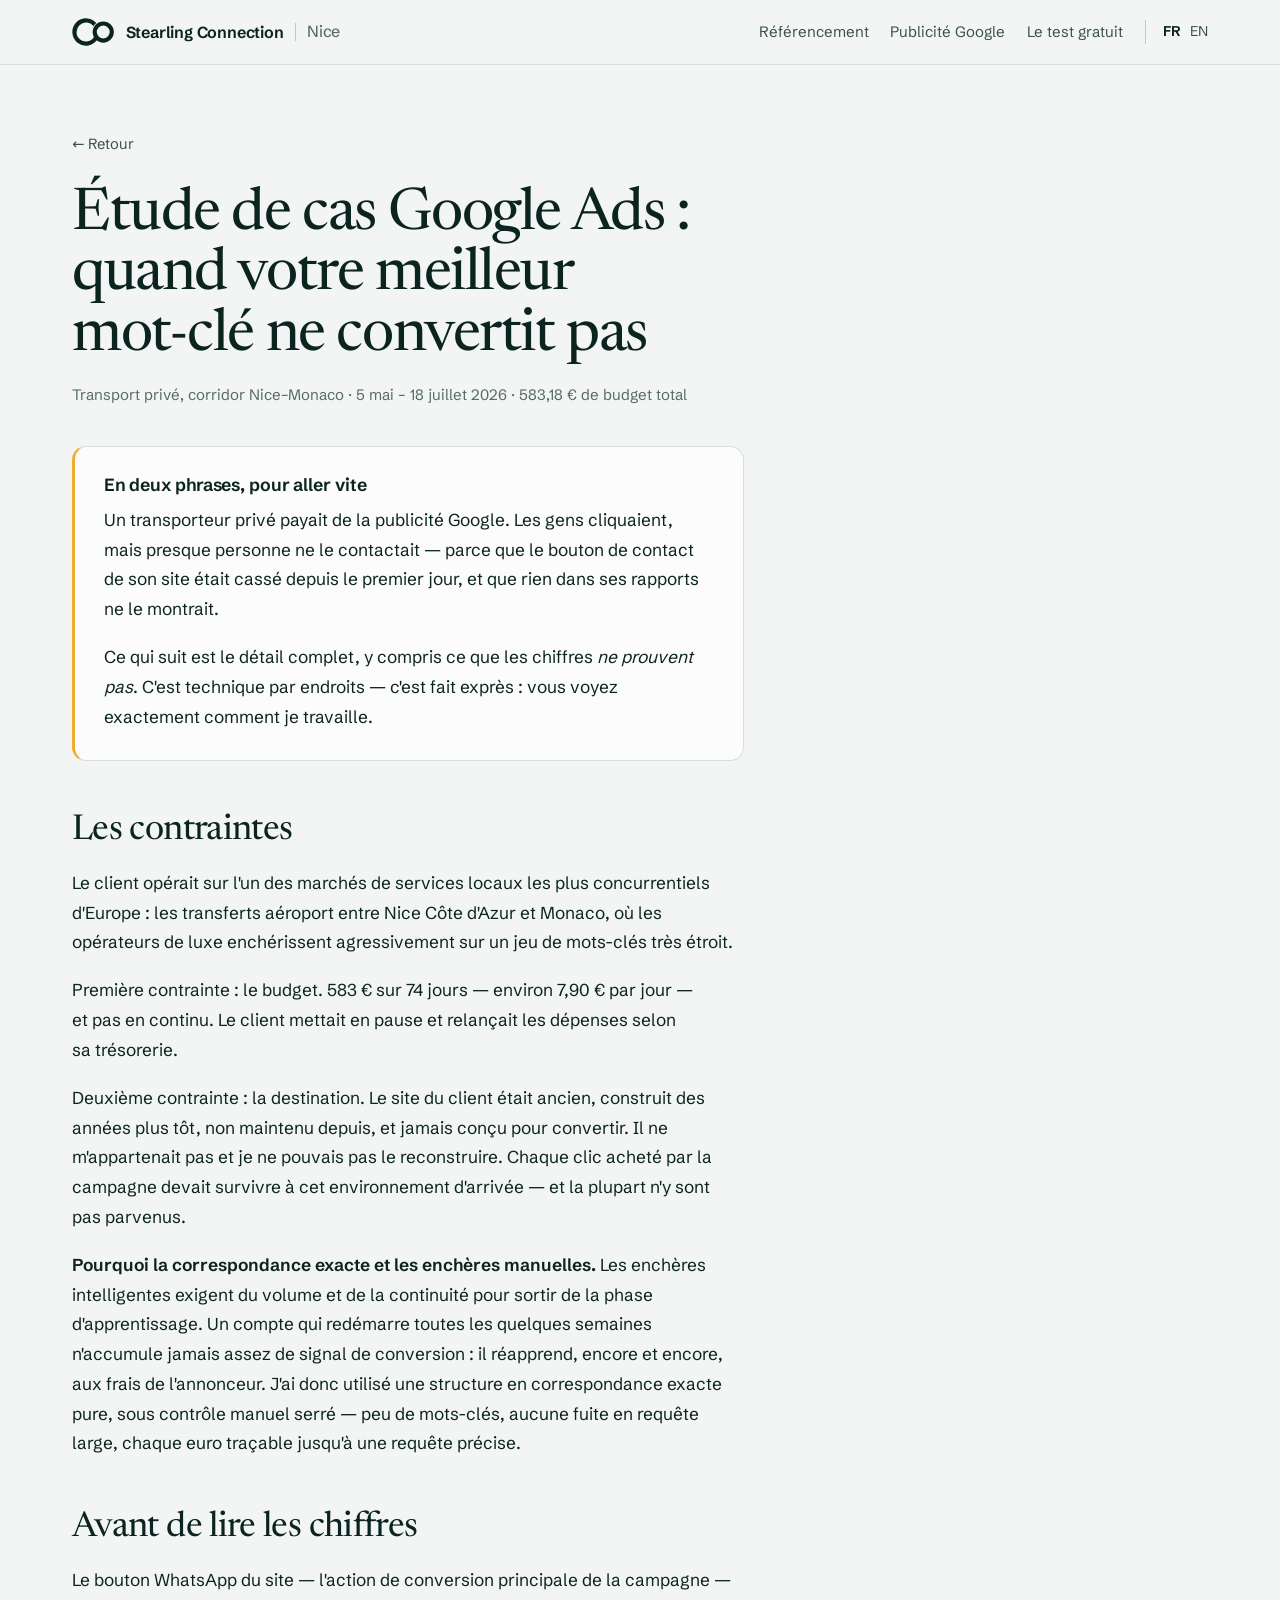
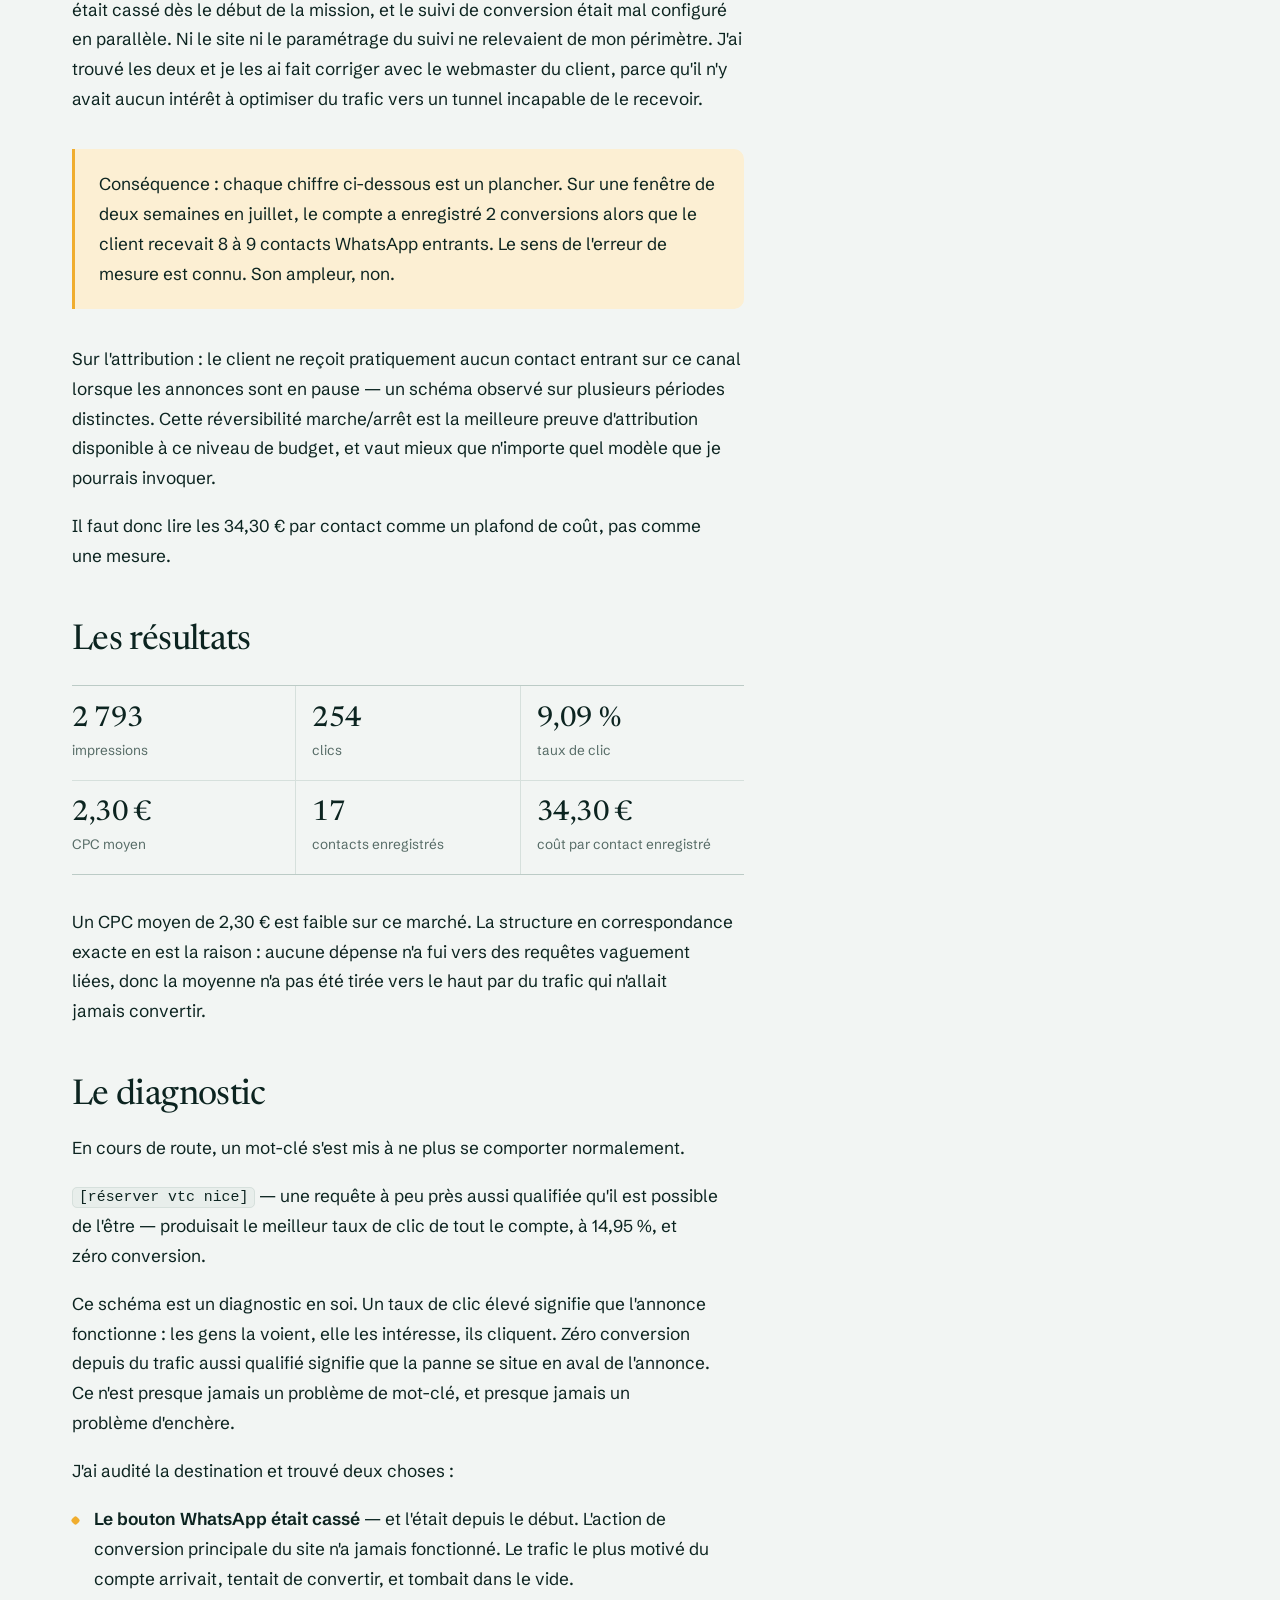
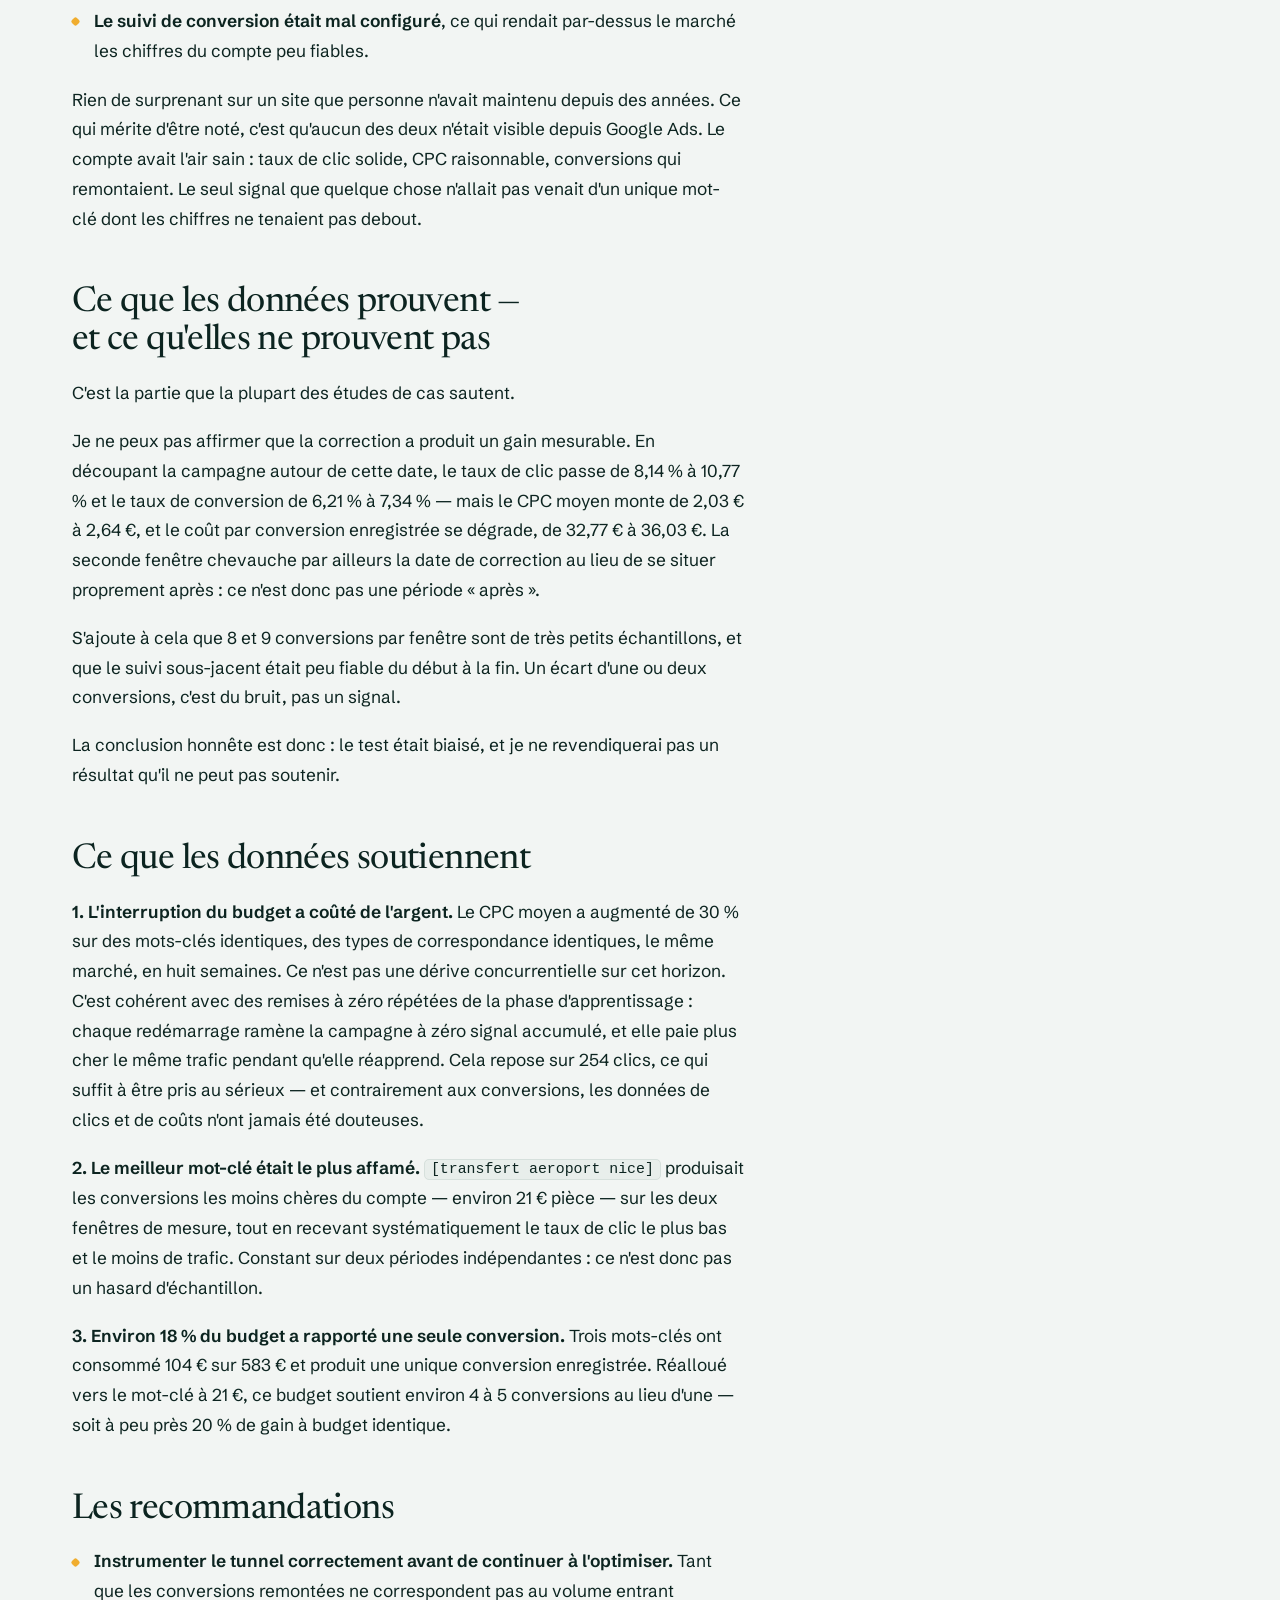
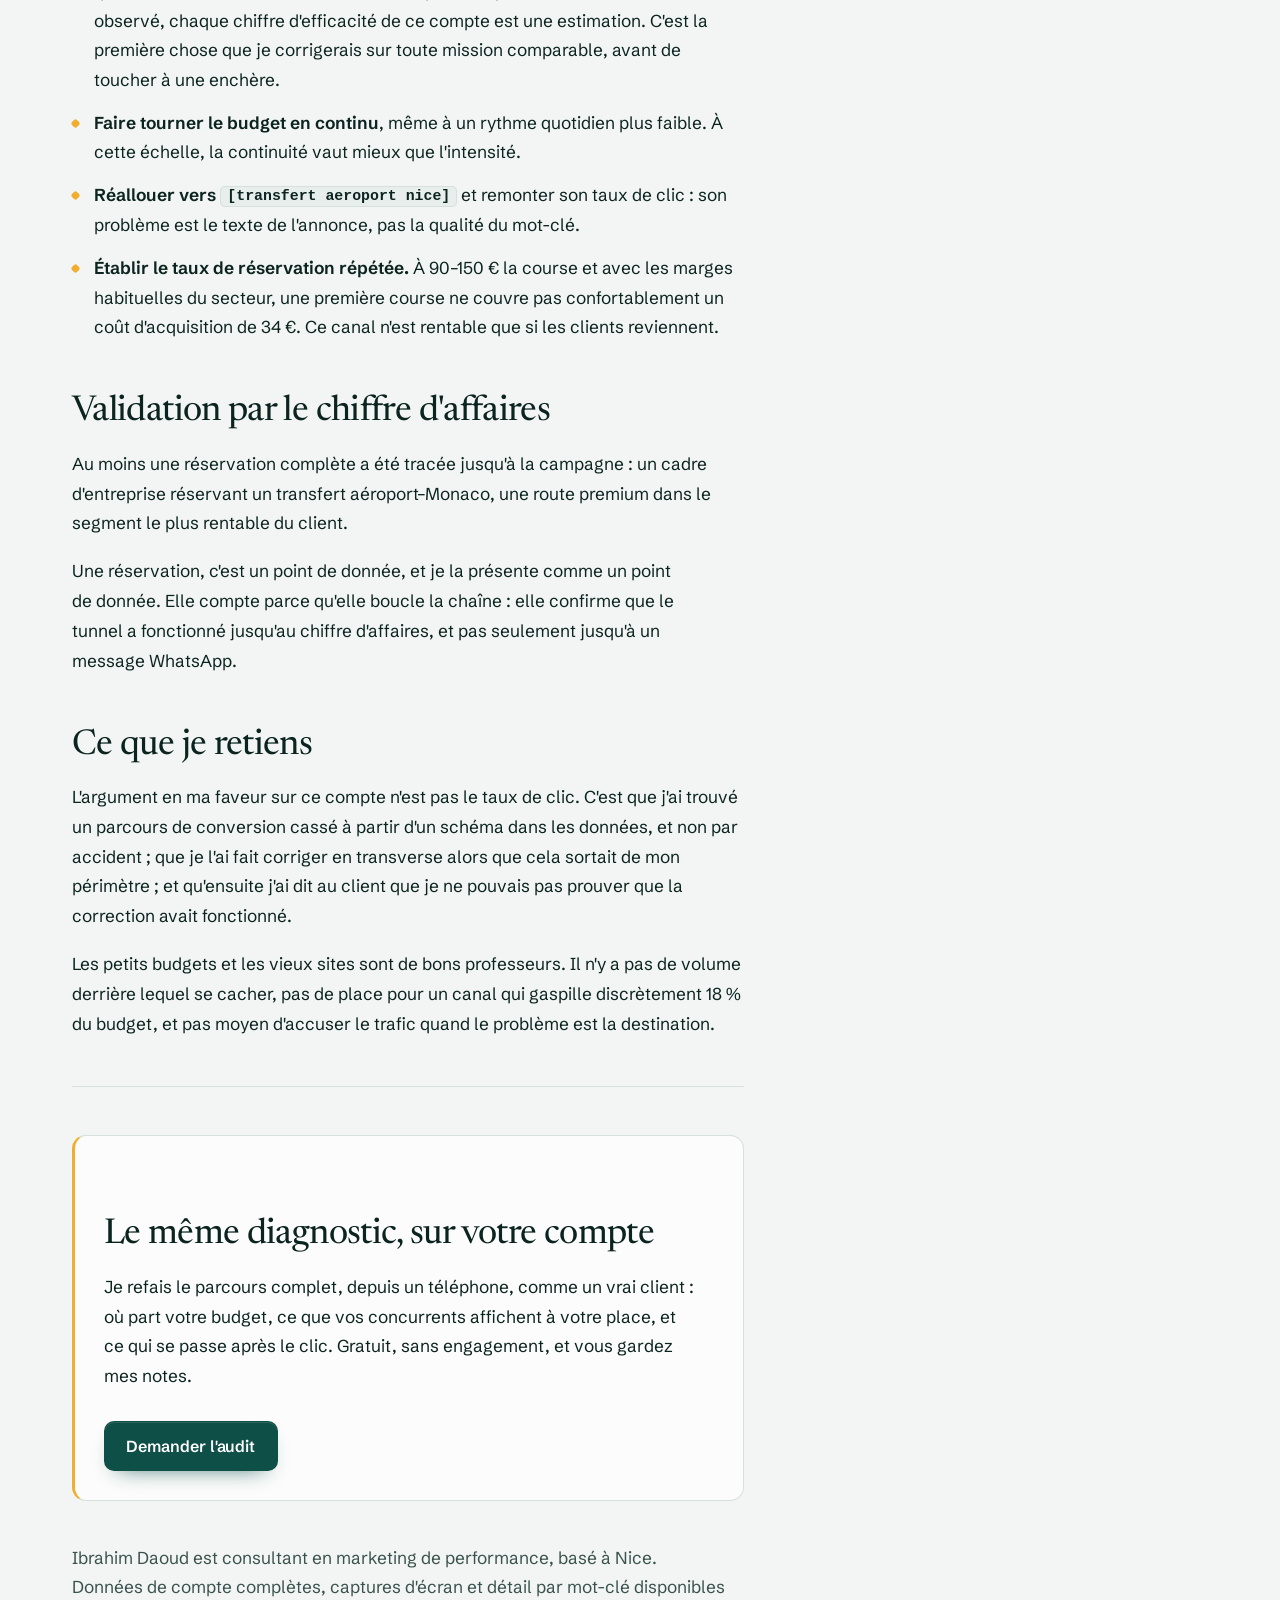
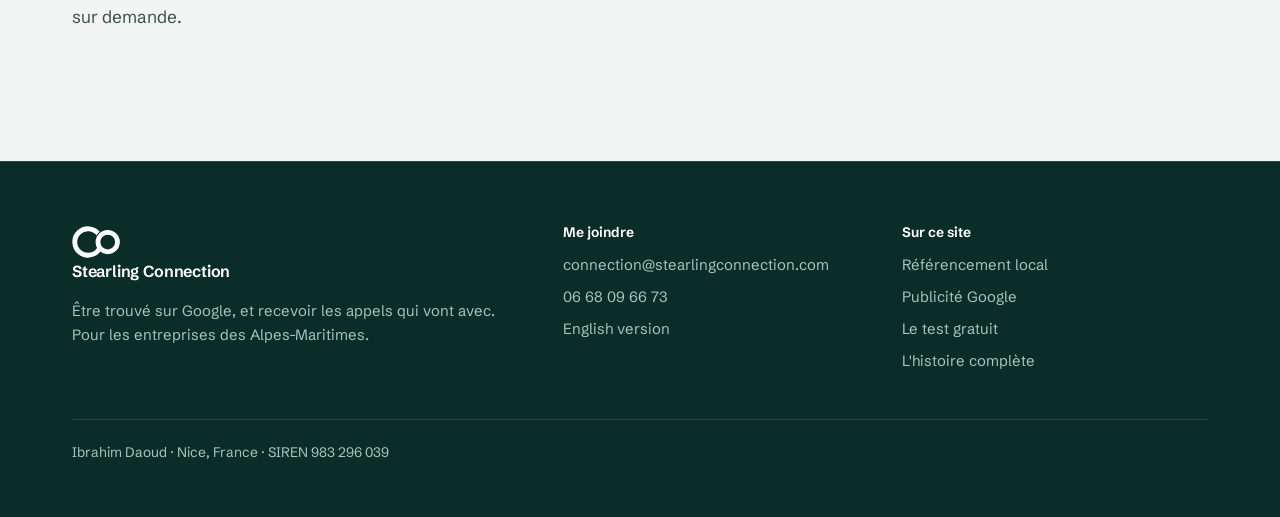
<file: etude-de-cas-google-ads-nice.html>
<!doctype html>
<html lang="fr">
<head>
<meta charset="utf-8">
<meta name="viewport" content="width=device-width,initial-scale=1">
<title>Étude de cas Google Ads : quand votre meilleur mot-clé ne convertit pas — Stearling Connection</title>
<meta name="description" content="Étude de cas Google Ads à Nice : le mot-clé au meilleur taux de clic du compte affichait zéro conversion. Diagnostic, correction, et ce que les données ne prouvent pas.">
<meta name="theme-color" content="#0e4f47">
<link rel="canonical" href="https://stearlingconnection.com/etude-de-cas-google-ads-nice.html">
<link rel="alternate" hreflang="fr" href="https://stearlingconnection.com/etude-de-cas-google-ads-nice.html">
<link rel="alternate" hreflang="en" href="https://stearlingconnection.com/en-google-ads-case-study.html">
<link rel="preload" href="/fonts/newsreader-display.woff2" as="font" type="font/woff2" crossorigin>
<link rel="preload" href="/fonts/schibsted-grotesk.woff2" as="font" type="font/woff2" crossorigin>
<meta property="og:title" content="Étude de cas Google Ads : quand votre meilleur mot-clé ne convertit pas — Stearling Connection">
<meta property="og:description" content="Étude de cas Google Ads à Nice : le mot-clé au meilleur taux de clic du compte affichait zéro conversion. Diagnostic, correction, et ce que les données ne prouvent pas.">
<meta property="og:type" content="article">
<meta property="og:url" content="https://stearlingconnection.com/etude-de-cas-google-ads-nice.html">
<meta property="og:locale" content="fr_FR">
<meta property="og:image" content="https://stearlingconnection.com/img/og-fr.jpg">
<meta property="og:image:width" content="1200">
<meta property="og:image:height" content="630">
<meta property="og:image:alt" content="Ibrahim Daoud, Stearling Connection : référencement local et publicité Google à Nice">
<meta name="twitter:card" content="summary_large_image">
<link rel="stylesheet" href="/style.css">
<script src="/site.js" defer></script>
<link rel="icon" href="/favicon.svg" type="image/svg+xml">
<link rel="apple-touch-icon" href="/apple-touch-icon.png">
</head>
<body>
<svg class="sprite" aria-hidden="true" focusable="false" width="0" height="0"><defs><clipPath id="co-up"><rect x="0" y="0" width="700" height="367"/></clipPath><mask id="co-gap" maskUnits="userSpaceOnUse" x="-20" y="0" width="740" height="800"><rect x="-20" width="740" height="800" fill="#fff"/><circle cx="501.5" cy="367.5" r="134.75" fill="none" stroke="#000" stroke-width="93.5" clip-path="url(#co-up)"/></mask><symbol id="co" viewBox="8 146 668 442"><path d="M378.5 262.3A182.5 182.5 0 1 0 387.0 458.2" fill="none" stroke="currentColor" stroke-width="67.0" mask="url(#co-gap)"/><circle cx="501.5" cy="367.5" r="134.75" fill="none" stroke="currentColor" stroke-width="65.5"/></symbol></defs></svg>

<a class="skip" href="#contenu">Aller au contenu</a>

<header class="site-header">
  <div class="wrap">
    <a class="brand" href="/">
      <svg class="logo" aria-hidden="true" focusable="false"><use href="#co"/></svg>
      <span>Stearling Connection</span><span class="sub">Nice</span>
    </a>
    <nav class="nav" aria-label="Navigation principale">
      <span class="desk">
        <a href="/referencement-local-nice.html">Référencement</a>
        <a href="/publicite-google-nice.html">Publicité Google</a>
        <a href="/#test">Le test gratuit</a>
      </span>
      <a class="cta-mini" href="/#test">Test gratuit</a>
      <span class="lang">
        <a class="on" href="/etude-de-cas-google-ads-nice.html" aria-current="page">FR</a>
        <a href="/en-google-ads-case-study.html" lang="en" hreflang="en">EN</a>
      </span>
    </nav>
  </div>
  <div class="thread" aria-hidden="true"></div>
</header>

<main id="contenu" class="wrap article-main">
<article>

  <a class="back" href="/">← Retour</a>

  <h1>Étude de cas Google Ads&nbsp;: quand votre meilleur mot-clé ne convertit pas</h1>

  <p class="meta">Transport privé, corridor Nice–Monaco · 5 mai – 18 juillet 2026 · 583,18 € de budget total</p>

  <div class="card" style="margin:0 0 2.5rem">
    <h2 class="card-title">En deux phrases, pour aller vite</h2>
    <p>Un transporteur privé payait de la publicité Google. Les gens cliquaient, mais presque personne ne le contactait — parce que le bouton de contact de son site était cassé depuis le premier jour, et que rien dans ses rapports ne le montrait.</p>
    <p style="margin-bottom:0">Ce qui suit est le détail complet, y compris ce que les chiffres <em>ne prouvent pas</em>. C'est technique par endroits — c'est fait exprès&nbsp;: vous voyez exactement comment je travaille.</p>
  </div>

  <h2>Les contraintes</h2>

  <p>Le client opérait sur l'un des marchés de services locaux les plus concurrentiels d'Europe&nbsp;: les transferts aéroport entre Nice Côte d'Azur et Monaco, où les opérateurs de luxe enchérissent agressivement sur un jeu de mots-clés très étroit.</p>

  <p>Première contrainte&nbsp;: le budget. 583 € sur 74 jours — environ 7,90 € par jour — et pas en continu. Le client mettait en pause et relançait les dépenses selon sa trésorerie.</p>

  <p>Deuxième contrainte&nbsp;: la destination. Le site du client était ancien, construit des années plus tôt, non maintenu depuis, et jamais conçu pour convertir. Il ne m'appartenait pas et je ne pouvais pas le reconstruire. Chaque clic acheté par la campagne devait survivre à cet environnement d'arrivée — et la plupart n'y sont pas parvenus.</p>

  <p><strong>Pourquoi la correspondance exacte et les enchères manuelles.</strong> Les enchères intelligentes exigent du volume et de la continuité pour sortir de la phase d'apprentissage. Un compte qui redémarre toutes les quelques semaines n'accumule jamais assez de signal de conversion&nbsp;: il réapprend, encore et encore, aux frais de l'annonceur. J'ai donc utilisé une structure en correspondance exacte pure, sous contrôle manuel serré — peu de mots-clés, aucune fuite en requête large, chaque euro traçable jusqu'à une requête précise.</p>

  <h2>Avant de lire les chiffres</h2>

  <p>Le bouton WhatsApp du site — l'action de conversion principale de la campagne — était cassé dès le début de la mission, et le suivi de conversion était mal configuré en parallèle. Ni le site ni le paramétrage du suivi ne relevaient de mon périmètre. J'ai trouvé les deux et je les ai fait corriger avec le webmaster du client, parce qu'il n'y avait aucun intérêt à optimiser du trafic vers un tunnel incapable de le recevoir.</p>

  <blockquote>
    <p>Conséquence&nbsp;: chaque chiffre ci-dessous est un plancher. Sur une fenêtre de deux semaines en juillet, le compte a enregistré 2 conversions alors que le client recevait 8 à 9 contacts WhatsApp entrants. Le sens de l'erreur de mesure est connu. Son ampleur, non.</p>
  </blockquote>

  <p>Sur l'attribution&nbsp;: le client ne reçoit pratiquement aucun contact entrant sur ce canal lorsque les annonces sont en pause — un schéma observé sur plusieurs périodes distinctes. Cette réversibilité marche/arrêt est la meilleure preuve d'attribution disponible à ce niveau de budget, et vaut mieux que n'importe quel modèle que je pourrais invoquer.</p>

  <p>Il faut donc lire les 34,30 € par contact comme un plafond de coût, pas comme une mesure.</p>

  <h2>Les résultats</h2>

  <div class="metrics">
    <div><b>2 793</b><small>impressions</small></div>
    <div><b>254</b><small>clics</small></div>
    <div><b>9,09 %</b><small>taux de clic</small></div>
    <div><b>2,30 €</b><small>CPC moyen</small></div>
    <div><b>17</b><small>contacts enregistrés</small></div>
    <div><b>34,30 €</b><small>coût par contact enregistré</small></div>
  </div>

  <p>Un CPC moyen de 2,30 € est faible sur ce marché. La structure en correspondance exacte en est la raison&nbsp;: aucune dépense n'a fui vers des requêtes vaguement liées, donc la moyenne n'a pas été tirée vers le haut par du trafic qui n'allait jamais convertir.</p>

  <h2>Le diagnostic</h2>

  <p>En cours de route, un mot-clé s'est mis à ne plus se comporter normalement.</p>

  <p><code>[réserver vtc nice]</code> — une requête à peu près aussi qualifiée qu'il est possible de l'être — produisait le meilleur taux de clic de tout le compte, à 14,95 %, et zéro conversion.</p>

  <p>Ce schéma est un diagnostic en soi. Un taux de clic élevé signifie que l'annonce fonctionne&nbsp;: les gens la voient, elle les intéresse, ils cliquent. Zéro conversion depuis du trafic aussi qualifié signifie que la panne se situe en aval de l'annonce. Ce n'est presque jamais un problème de mot-clé, et presque jamais un problème d'enchère.</p>

  <p>J'ai audité la destination et trouvé deux choses&nbsp;:</p>

  <ul class="plain">
    <li><strong>Le bouton WhatsApp était cassé</strong> — et l'était depuis le début. L'action de conversion principale du site n'a jamais fonctionné. Le trafic le plus motivé du compte arrivait, tentait de convertir, et tombait dans le vide.</li>
    <li><strong>Le suivi de conversion était mal configuré</strong>, ce qui rendait par-dessus le marché les chiffres du compte peu fiables.</li>
  </ul>

  <p>Rien de surprenant sur un site que personne n'avait maintenu depuis des années. Ce qui mérite d'être noté, c'est qu'aucun des deux n'était visible depuis Google Ads. Le compte avait l'air sain&nbsp;: taux de clic solide, CPC raisonnable, conversions qui remontaient. Le seul signal que quelque chose n'allait pas venait d'un unique mot-clé dont les chiffres ne tenaient pas debout.</p>

  <h2>Ce que les données prouvent — et ce qu'elles ne prouvent pas</h2>

  <p>C'est la partie que la plupart des études de cas sautent.</p>

  <p>Je ne peux pas affirmer que la correction a produit un gain mesurable. En découpant la campagne autour de cette date, le taux de clic passe de 8,14 % à 10,77 % et le taux de conversion de 6,21 % à 7,34 % — mais le CPC moyen monte de 2,03 € à 2,64 €, et le coût par conversion enregistrée se dégrade, de 32,77 € à 36,03 €. La seconde fenêtre chevauche par ailleurs la date de correction au lieu de se situer proprement après&nbsp;: ce n'est donc pas une période «&nbsp;après&nbsp;».</p>

  <p>S'ajoute à cela que 8 et 9 conversions par fenêtre sont de très petits échantillons, et que le suivi sous-jacent était peu fiable du début à la fin. Un écart d'une ou deux conversions, c'est du bruit, pas un signal.</p>

  <p>La conclusion honnête est donc&nbsp;: le test était biaisé, et je ne revendiquerai pas un résultat qu'il ne peut pas soutenir.</p>

  <h2>Ce que les données soutiennent</h2>

  <p><strong>1. L'interruption du budget a coûté de l'argent.</strong> Le CPC moyen a augmenté de 30 % sur des mots-clés identiques, des types de correspondance identiques, le même marché, en huit semaines. Ce n'est pas une dérive concurrentielle sur cet horizon. C'est cohérent avec des remises à zéro répétées de la phase d'apprentissage&nbsp;: chaque redémarrage ramène la campagne à zéro signal accumulé, et elle paie plus cher le même trafic pendant qu'elle réapprend. Cela repose sur 254 clics, ce qui suffit à être pris au sérieux — et contrairement aux conversions, les données de clics et de coûts n'ont jamais été douteuses.</p>

  <p><strong>2. Le meilleur mot-clé était le plus affamé.</strong> <code>[transfert aeroport nice]</code> produisait les conversions les moins chères du compte — environ 21 € pièce — sur les deux fenêtres de mesure, tout en recevant systématiquement le taux de clic le plus bas et le moins de trafic. Constant sur deux périodes indépendantes&nbsp;: ce n'est donc pas un hasard d'échantillon.</p>

  <p><strong>3. Environ 18 % du budget a rapporté une seule conversion.</strong> Trois mots-clés ont consommé 104 € sur 583 € et produit une unique conversion enregistrée. Réalloué vers le mot-clé à 21 €, ce budget soutient environ 4 à 5 conversions au lieu d'une — soit à peu près 20 % de gain à budget identique.</p>

  <h2>Les recommandations</h2>

  <ul class="plain">
    <li><strong>Instrumenter le tunnel correctement avant de continuer à l'optimiser.</strong> Tant que les conversions remontées ne correspondent pas au volume entrant observé, chaque chiffre d'efficacité de ce compte est une estimation. C'est la première chose que je corrigerais sur toute mission comparable, avant de toucher à une enchère.</li>
    <li><strong>Faire tourner le budget en continu</strong>, même à un rythme quotidien plus faible. À cette échelle, la continuité vaut mieux que l'intensité.</li>
    <li><strong>Réallouer vers <code>[transfert aeroport nice]</code></strong> et remonter son taux de clic&nbsp;: son problème est le texte de l'annonce, pas la qualité du mot-clé.</li>
    <li><strong>Établir le taux de réservation répétée.</strong> À 90–150 € la course et avec les marges habituelles du secteur, une première course ne couvre pas confortablement un coût d'acquisition de 34 €. Ce canal n'est rentable que si les clients reviennent.</li>
  </ul>

  <h2>Validation par le chiffre d'affaires</h2>

  <p>Au moins une réservation complète a été tracée jusqu'à la campagne&nbsp;: un cadre d'entreprise réservant un transfert aéroport–Monaco, une route premium dans le segment le plus rentable du client.</p>

  <p>Une réservation, c'est un point de donnée, et je la présente comme un point de donnée. Elle compte parce qu'elle boucle la chaîne&nbsp;: elle confirme que le tunnel a fonctionné jusqu'au chiffre d'affaires, et pas seulement jusqu'à un message WhatsApp.</p>

  <h2>Ce que je retiens</h2>

  <p>L'argument en ma faveur sur ce compte n'est pas le taux de clic. C'est que j'ai trouvé un parcours de conversion cassé à partir d'un schéma dans les données, et non par accident&nbsp;; que je l'ai fait corriger en transverse alors que cela sortait de mon périmètre&nbsp;; et qu'ensuite j'ai dit au client que je ne pouvais pas prouver que la correction avait fonctionné.</p>

  <p>Les petits budgets et les vieux sites sont de bons professeurs. Il n'y a pas de volume derrière lequel se cacher, pas de place pour un canal qui gaspille discrètement 18 % du budget, et pas moyen d'accuser le trafic quand le problème est la destination.</p>

  <hr>

  <div class="card">
    <h2>Le même diagnostic, sur votre compte</h2>
    <p>Je refais le parcours complet, depuis un téléphone, comme un vrai client&nbsp;: où part votre budget, ce que vos concurrents affichent à votre place, et ce qui se passe après le clic. Gratuit, sans engagement, et vous gardez mes notes.</p>
    <div class="btn-row">
      <a class="btn" href="mailto:connection@stearlingconnection.com?subject=Audit%20du%20parcours%20de%20conversion">Demander l'audit</a>
    </div>
  </div>

  <p class="quiet">Ibrahim Daoud est consultant en marketing de performance, basé à Nice. Données de compte complètes, captures d'écran et détail par mot-clé disponibles sur demande.</p>

</article>
</main>

<footer class="site-footer">
  <div class="wrap">
    <div class="cols">
      <div>
        <a class="brand" href="/"><svg class="logo" aria-hidden="true" focusable="false"><use href="#co"/></svg><span>Stearling Connection</span></a>
        <p>Être trouvé sur Google, et recevoir les appels qui vont avec. Pour les entreprises des Alpes-Maritimes.</p>
      </div>
      <div>
        <h2 class="foot-h">Me joindre</h2>
        <a href="mailto:connection@stearlingconnection.com">connection@stearlingconnection.com</a>
        <a href="tel:+33668096673">06 68 09 66 73</a>
        <a href="/en-google-ads-case-study.html" lang="en" hreflang="en">English version</a>
      </div>
      <div>
        <h2 class="foot-h">Sur ce site</h2>
        <a href="/referencement-local-nice.html">Référencement local</a>
        <a href="/publicite-google-nice.html">Publicité Google</a>
        <a href="/#test">Le test gratuit</a>
        <a href="/etude-de-cas-google-ads-nice.html">L'histoire complète</a>
      </div>
    </div>
    <div class="legal"><p class="tiny">Ibrahim Daoud · Nice, France · SIREN 983 296 039</p></div>
  </div>
</footer>

</body>
</html>
</file>
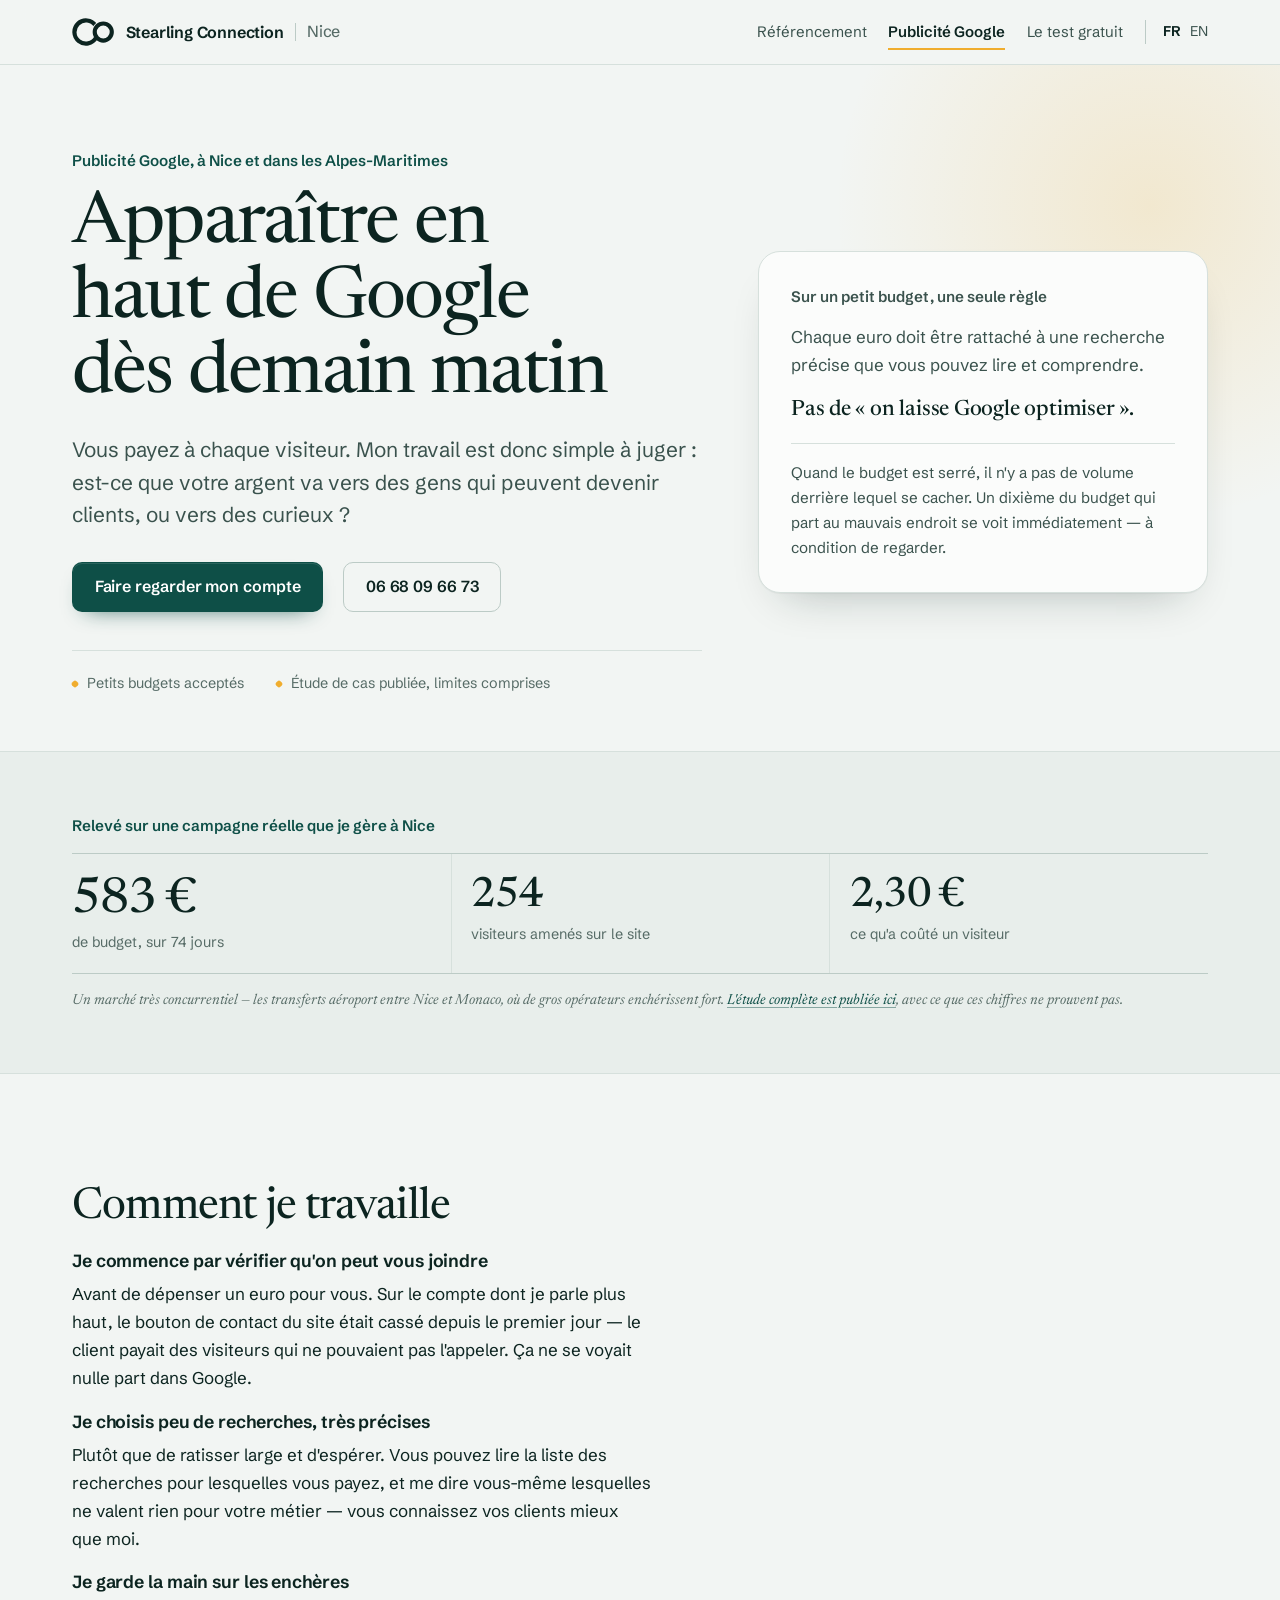
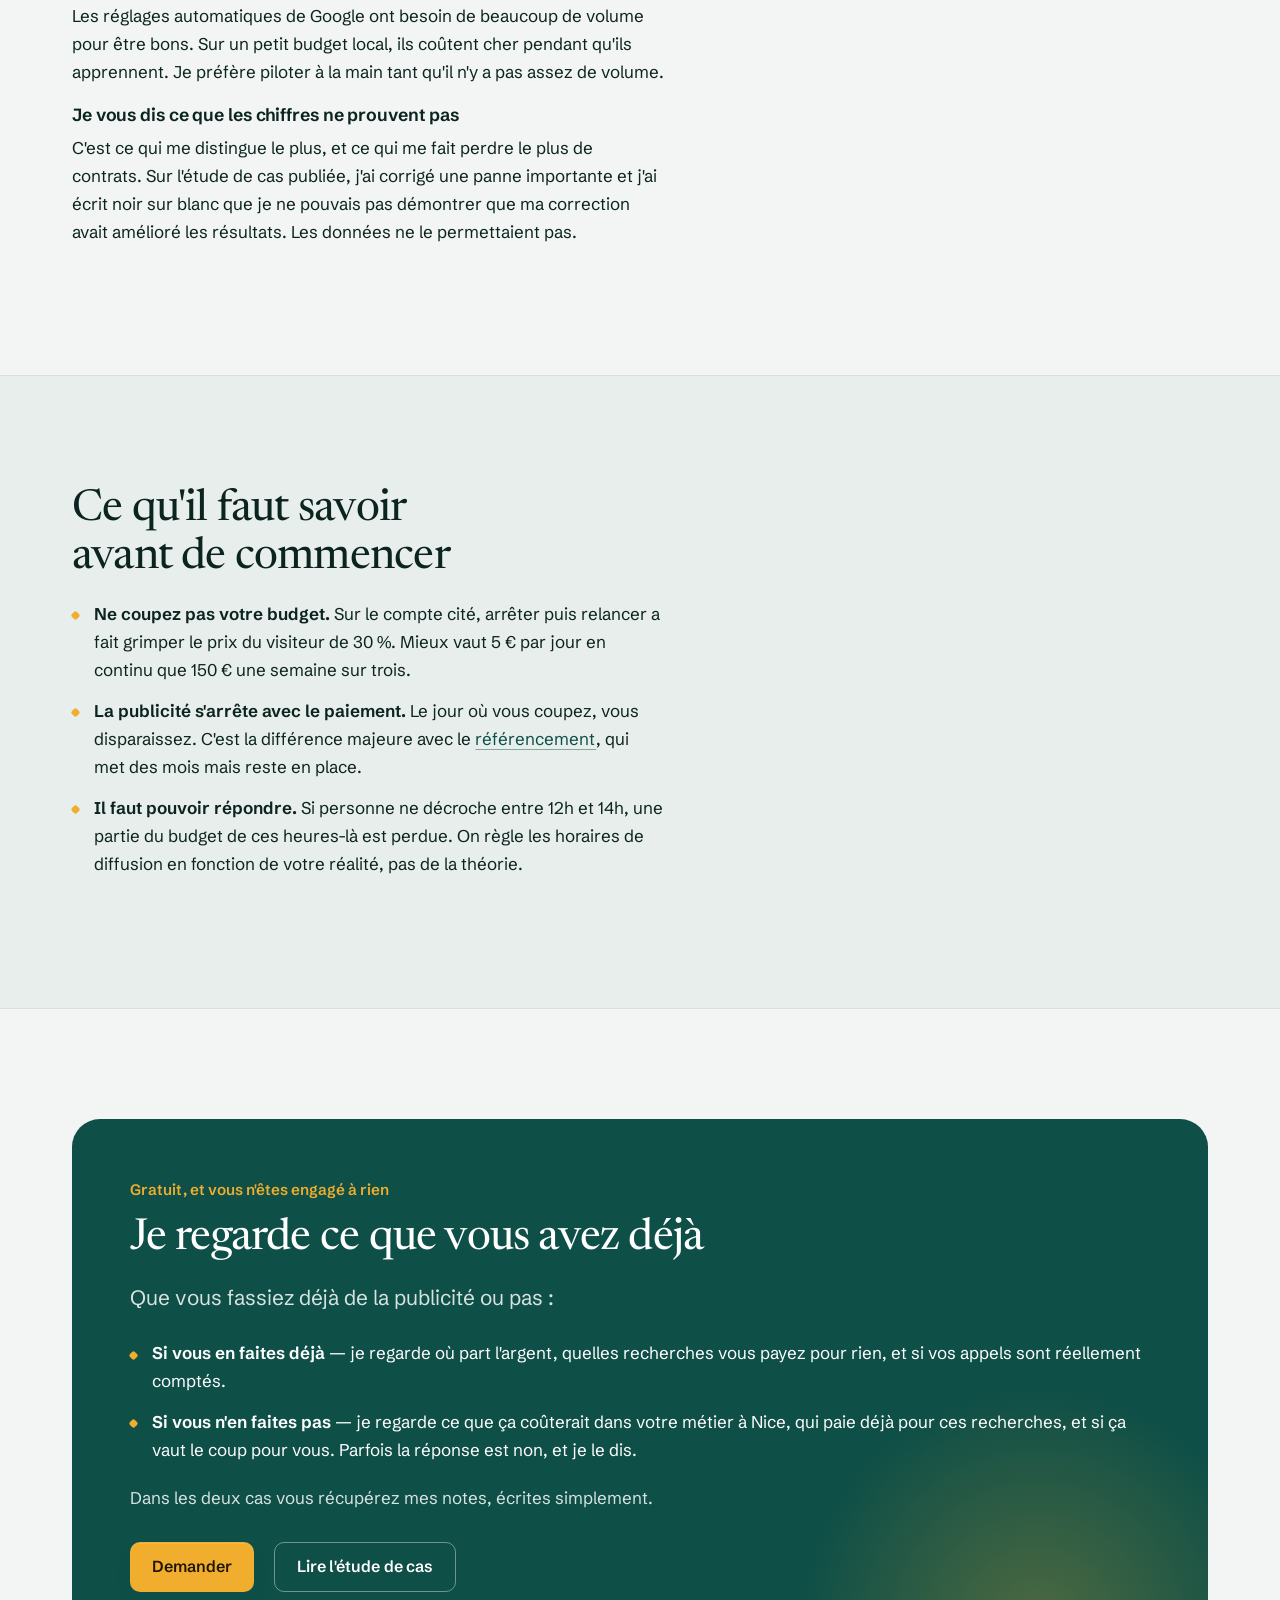
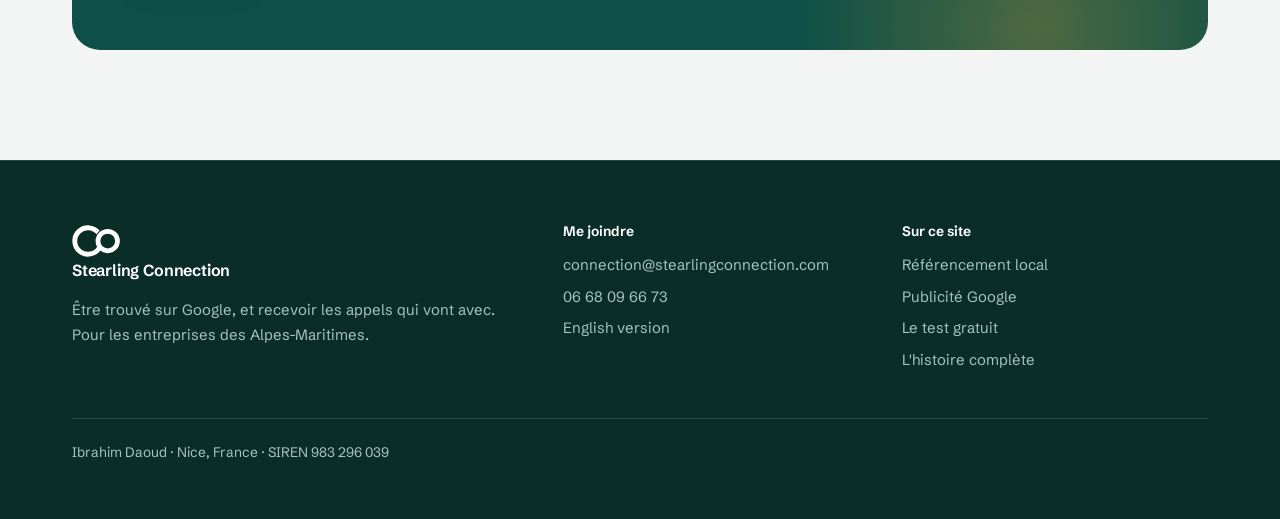
<file: publicite-google-nice.html>
<!doctype html>
<html lang="fr">
<head>
<meta charset="utf-8">
<meta name="viewport" content="width=device-width,initial-scale=1">
<title>Publicité Google à Nice — apparaître en haut dès demain</title>
<meta name="description" content="Campagnes Google Ads pour les entreprises de Nice et des Alpes-Maritimes. Petits budgets maîtrisés, chaque euro traçable. Étude de cas publiée avec ses limites. Diagnostic gratuit.">
<meta name="theme-color" content="#0e4f47">
<link rel="canonical" href="https://stearlingconnection.com/publicite-google-nice.html">
<link rel="alternate" hreflang="fr" href="https://stearlingconnection.com/publicite-google-nice.html">
<link rel="alternate" hreflang="en" href="https://stearlingconnection.com/en-google-ads-nice.html">
<link rel="preload" href="/fonts/newsreader-display.woff2" as="font" type="font/woff2" crossorigin>
<link rel="preload" href="/fonts/schibsted-grotesk.woff2" as="font" type="font/woff2" crossorigin>
<meta property="og:title" content="Publicité Google à Nice — apparaître en haut dès demain">
<meta property="og:description" content="Campagnes Google Ads pour les entreprises de Nice et des Alpes-Maritimes. Petits budgets maîtrisés, chaque euro traçable. Étude de cas publiée avec ses limites. Diagnostic gratuit.">
<meta property="og:type" content="website">
<meta property="og:url" content="https://stearlingconnection.com/publicite-google-nice.html">
<meta property="og:locale" content="fr_FR">
<meta property="og:image" content="https://stearlingconnection.com/img/og-fr.jpg">
<meta property="og:image:width" content="1200">
<meta property="og:image:height" content="630">
<meta property="og:image:alt" content="Ibrahim Daoud, Stearling Connection : référencement local et publicité Google à Nice">
<meta name="twitter:card" content="summary_large_image">
<link rel="stylesheet" href="/style.css">
<script src="/site.js" defer></script>
<link rel="icon" href="/favicon.svg" type="image/svg+xml">
<link rel="apple-touch-icon" href="/apple-touch-icon.png">
<script type="application/ld+json">
{"@context":"https://schema.org","@type":"Service","serviceType":"Publicité Google Ads","name":"Publicité Google à Nice","provider":{"@id":"https://stearlingconnection.com/#business"},"areaServed":[{"@type":"City","name":"Nice"},{"@type":"City","name":"Antibes"},{"@type":"City","name":"Cannes"},{"@type":"City","name":"Cagnes-sur-Mer"},{"@type":"City","name":"Saint-Laurent-du-Var"},{"@type":"City","name":"Villeneuve-Loubet"},{"@type":"City","name":"Grasse"},{"@type":"AdministrativeArea","name":"Alpes-Maritimes, France"}],"url":"https://stearlingconnection.com/publicite-google-nice.html"}
</script>
</head>
<body>
<svg class="sprite" aria-hidden="true" focusable="false" width="0" height="0"><defs><clipPath id="co-up"><rect x="0" y="0" width="700" height="367"/></clipPath><mask id="co-gap" maskUnits="userSpaceOnUse" x="-20" y="0" width="740" height="800"><rect x="-20" width="740" height="800" fill="#fff"/><circle cx="501.5" cy="367.5" r="134.75" fill="none" stroke="#000" stroke-width="93.5" clip-path="url(#co-up)"/></mask><symbol id="co" viewBox="8 146 668 442"><path d="M378.5 262.3A182.5 182.5 0 1 0 387.0 458.2" fill="none" stroke="currentColor" stroke-width="67.0" mask="url(#co-gap)"/><circle cx="501.5" cy="367.5" r="134.75" fill="none" stroke="currentColor" stroke-width="65.5"/></symbol></defs></svg>

<a class="skip" href="#contenu">Aller au contenu</a>

<header class="site-header">
  <div class="wrap">
    <a class="brand" href="/">
      <svg class="logo" aria-hidden="true" focusable="false"><use href="#co"/></svg>
      <span>Stearling Connection</span><span class="sub">Nice</span>
    </a>
    <nav class="nav" aria-label="Navigation principale">
      <span class="desk">
        <a href="/referencement-local-nice.html">Référencement</a>
        <a href="/publicite-google-nice.html" aria-current="page">Publicité Google</a>
        <a href="/#test">Le test gratuit</a>
      </span>
      <a class="cta-mini" href="/#test">Test gratuit</a>
      <span class="lang">
        <a class="on" href="/publicite-google-nice.html" aria-current="page">FR</a>
        <a href="/en-google-ads-nice.html" lang="en" hreflang="en">EN</a>
      </span>
    </nav>
  </div>
  <div class="thread" aria-hidden="true"></div>
</header>

<main id="contenu">

  <section class="hero">
    <div class="wrap">
      <div class="hero-grid">
        <div>
          <p class="eyebrow">Publicité Google, à Nice et dans les Alpes-Maritimes</p>
          <h1>Apparaître en haut de Google dès demain matin</h1>
          <p class="lede">Vous payez à chaque visiteur. Mon travail est donc simple à juger&nbsp;: est-ce que votre argent va vers des gens qui peuvent devenir clients, ou vers des curieux&nbsp;?</p>
          <div class="btn-row">
            <a class="btn" href="#regard">Faire regarder mon compte</a>
            <a class="btn ghost" href="tel:+33668096673">06 68 09 66 73</a>
          </div>
          <div class="trust">
            <span><i class="dot"></i>Petits budgets acceptés</span>
            <span><i class="dot"></i>Étude de cas publiée, limites comprises</span>
          </div>
        </div>
        <aside class="signal">
          <p class="eyebrow" style="margin-bottom:.9rem">Sur un petit budget, une seule règle</p>
          <p>Chaque euro doit être rattaché à une recherche précise que vous pouvez lire et comprendre.</p>
          <p><strong>Pas de «&nbsp;on laisse Google optimiser&nbsp;».</strong></p>
          <p class="concl">Quand le budget est serré, il n'y a pas de volume derrière lequel se cacher. Un dixième du budget qui part au mauvais endroit se voit immédiatement — à condition de regarder.</p>
        </aside>
      </div>
    </div>
  </section>

  <section class="band tight">
    <div class="wrap">
      <p class="eyebrow">Relevé sur une campagne réelle que je gère à Nice</p>
      <div class="stats reveal">
        <div class="stat"><span class="v hero-v">583 €</span><span class="l">de budget, sur 74 jours</span></div>
        <div class="stat"><span class="v">254</span><span class="l">visiteurs amenés sur le site</span></div>
        <div class="stat"><span class="v">2,30 €</span><span class="l">ce qu'a coûté un visiteur</span></div>
      </div>
      <p class="stats-note">Un marché très concurrentiel — les transferts aéroport entre Nice et Monaco, où de gros opérateurs enchérissent fort. <a href="/etude-de-cas-google-ads-nice.html">L'étude complète est publiée ici</a>, avec ce que ces chiffres ne prouvent pas.</p>
    </div>
  </section>

  <section>
    <div class="wrap">
      <div class="narrow reveal">
        <h2>Comment je travaille</h2>
        <h3>Je commence par vérifier qu'on peut vous joindre</h3>
        <p>Avant de dépenser un euro pour vous. Sur le compte dont je parle plus haut, le bouton de contact du site était cassé depuis le premier jour — le client payait des visiteurs qui ne pouvaient pas l'appeler. Ça ne se voyait nulle part dans Google.</p>

        <h3>Je choisis peu de recherches, très précises</h3>
        <p>Plutôt que de ratisser large et d'espérer. Vous pouvez lire la liste des recherches pour lesquelles vous payez, et me dire vous-même lesquelles ne valent rien pour votre métier — vous connaissez vos clients mieux que moi.</p>

        <h3>Je garde la main sur les enchères</h3>
        <p>Les réglages automatiques de Google ont besoin de beaucoup de volume pour être bons. Sur un petit budget local, ils coûtent cher pendant qu'ils apprennent. Je préfère piloter à la main tant qu'il n'y a pas assez de volume.</p>

        <h3>Je vous dis ce que les chiffres ne prouvent pas</h3>
        <p>C'est ce qui me distingue le plus, et ce qui me fait perdre le plus de contrats. Sur l'étude de cas publiée, j'ai corrigé une panne importante et j'ai écrit noir sur blanc que je ne pouvais pas démontrer que ma correction avait amélioré les résultats. Les données ne le permettaient pas.</p>
      </div>
    </div>
  </section>

  <section class="band">
    <div class="wrap">
      <div class="narrow reveal">
        <h2>Ce qu'il faut savoir avant de commencer</h2>
        <ul class="plain">
          <li><strong>Ne coupez pas votre budget.</strong> Sur le compte cité, arrêter puis relancer a fait grimper le prix du visiteur de 30 %. Mieux vaut 5 € par jour en continu que 150 € une semaine sur trois.</li>
          <li><strong>La publicité s'arrête avec le paiement.</strong> Le jour où vous coupez, vous disparaissez. C'est la différence majeure avec le <a href="/referencement-local-nice.html">référencement</a>, qui met des mois mais reste en place.</li>
          <li><strong>Il faut pouvoir répondre.</strong> Si personne ne décroche entre 12h et 14h, une partie du budget de ces heures-là est perdue. On règle les horaires de diffusion en fonction de votre réalité, pas de la théorie.</li>
        </ul>
      </div>
    </div>
  </section>

  <section id="regard">
    <div class="wrap">
      <div class="offer reveal">
        <p class="eyebrow">Gratuit, et vous n'êtes engagé à rien</p>
        <h2>Je regarde ce que vous avez déjà</h2>
        <p class="lede">Que vous fassiez déjà de la publicité ou pas&nbsp;:</p>
        <ul class="plain">
          <li><strong>Si vous en faites déjà</strong> — je regarde où part l'argent, quelles recherches vous payez pour rien, et si vos appels sont réellement comptés.</li>
          <li><strong>Si vous n'en faites pas</strong> — je regarde ce que ça coûterait dans votre métier à Nice, qui paie déjà pour ces recherches, et si ça vaut le coup pour vous. Parfois la réponse est non, et je le dis.</li>
        </ul>
        <p>Dans les deux cas vous récupérez mes notes, écrites simplement.</p>
        <div class="btn-row">
          <a class="btn" href="mailto:connection@stearlingconnection.com?subject=Regard%20sur%20ma%20publicit%C3%A9%20Google">Demander</a>
          <a class="btn ghost" href="/etude-de-cas-google-ads-nice.html">Lire l'étude de cas</a>
        </div>
      </div>
    </div>
  </section>

</main>

<footer class="site-footer">
  <div class="wrap">
    <div class="cols">
      <div>
        <a class="brand" href="/"><svg class="logo" aria-hidden="true" focusable="false"><use href="#co"/></svg><span>Stearling Connection</span></a>
        <p>Être trouvé sur Google, et recevoir les appels qui vont avec. Pour les entreprises des Alpes-Maritimes.</p>
      </div>
      <div>
        <h2 class="foot-h">Me joindre</h2>
        <a href="mailto:connection@stearlingconnection.com">connection@stearlingconnection.com</a>
        <a href="tel:+33668096673">06 68 09 66 73</a>
        <a href="/en-google-ads-nice.html" lang="en" hreflang="en">English version</a>
      </div>
      <div>
        <h2 class="foot-h">Sur ce site</h2>
        <a href="/referencement-local-nice.html">Référencement local</a>
        <a href="/publicite-google-nice.html">Publicité Google</a>
        <a href="/#test">Le test gratuit</a>
        <a href="/etude-de-cas-google-ads-nice.html">L'histoire complète</a>
      </div>
    </div>
    <div class="legal"><p class="tiny">Ibrahim Daoud · Nice, France · SIREN 983 296 039</p></div>
  </div>
</footer>

</body>
</html>
</file>
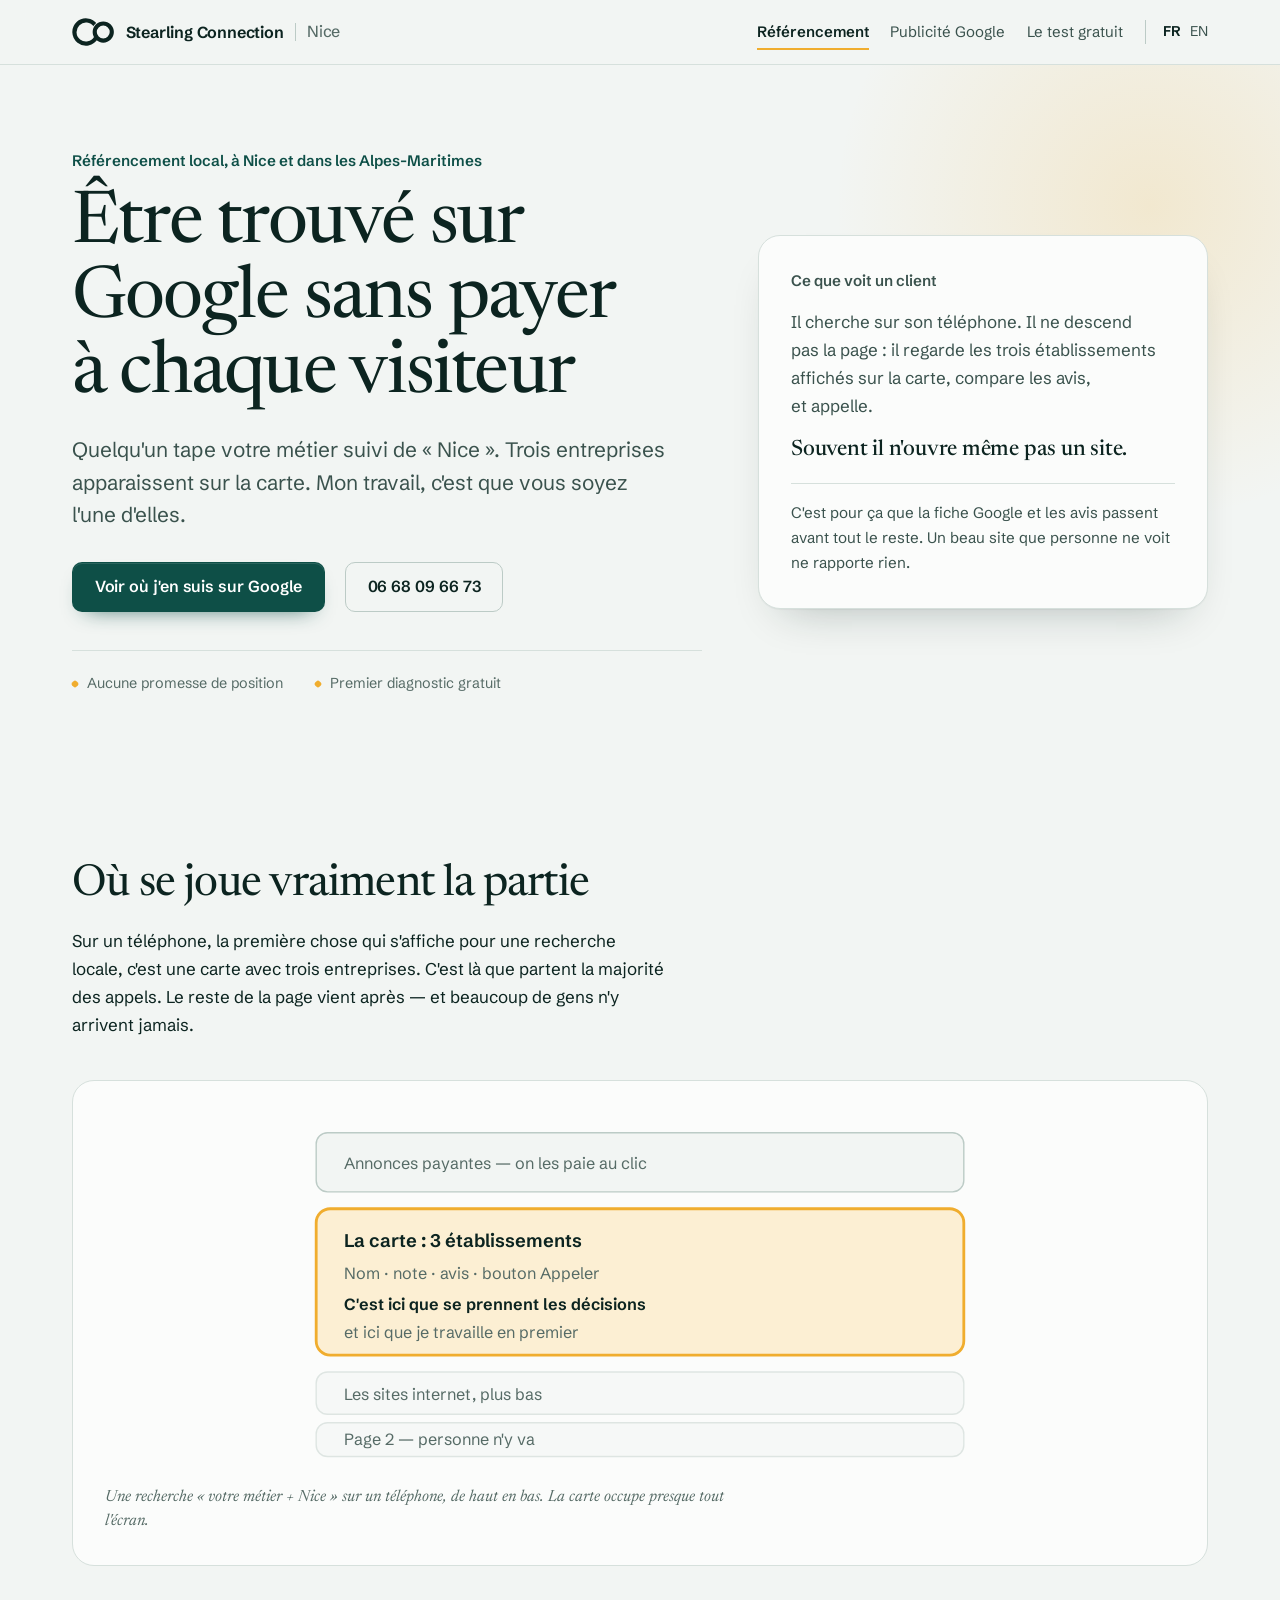
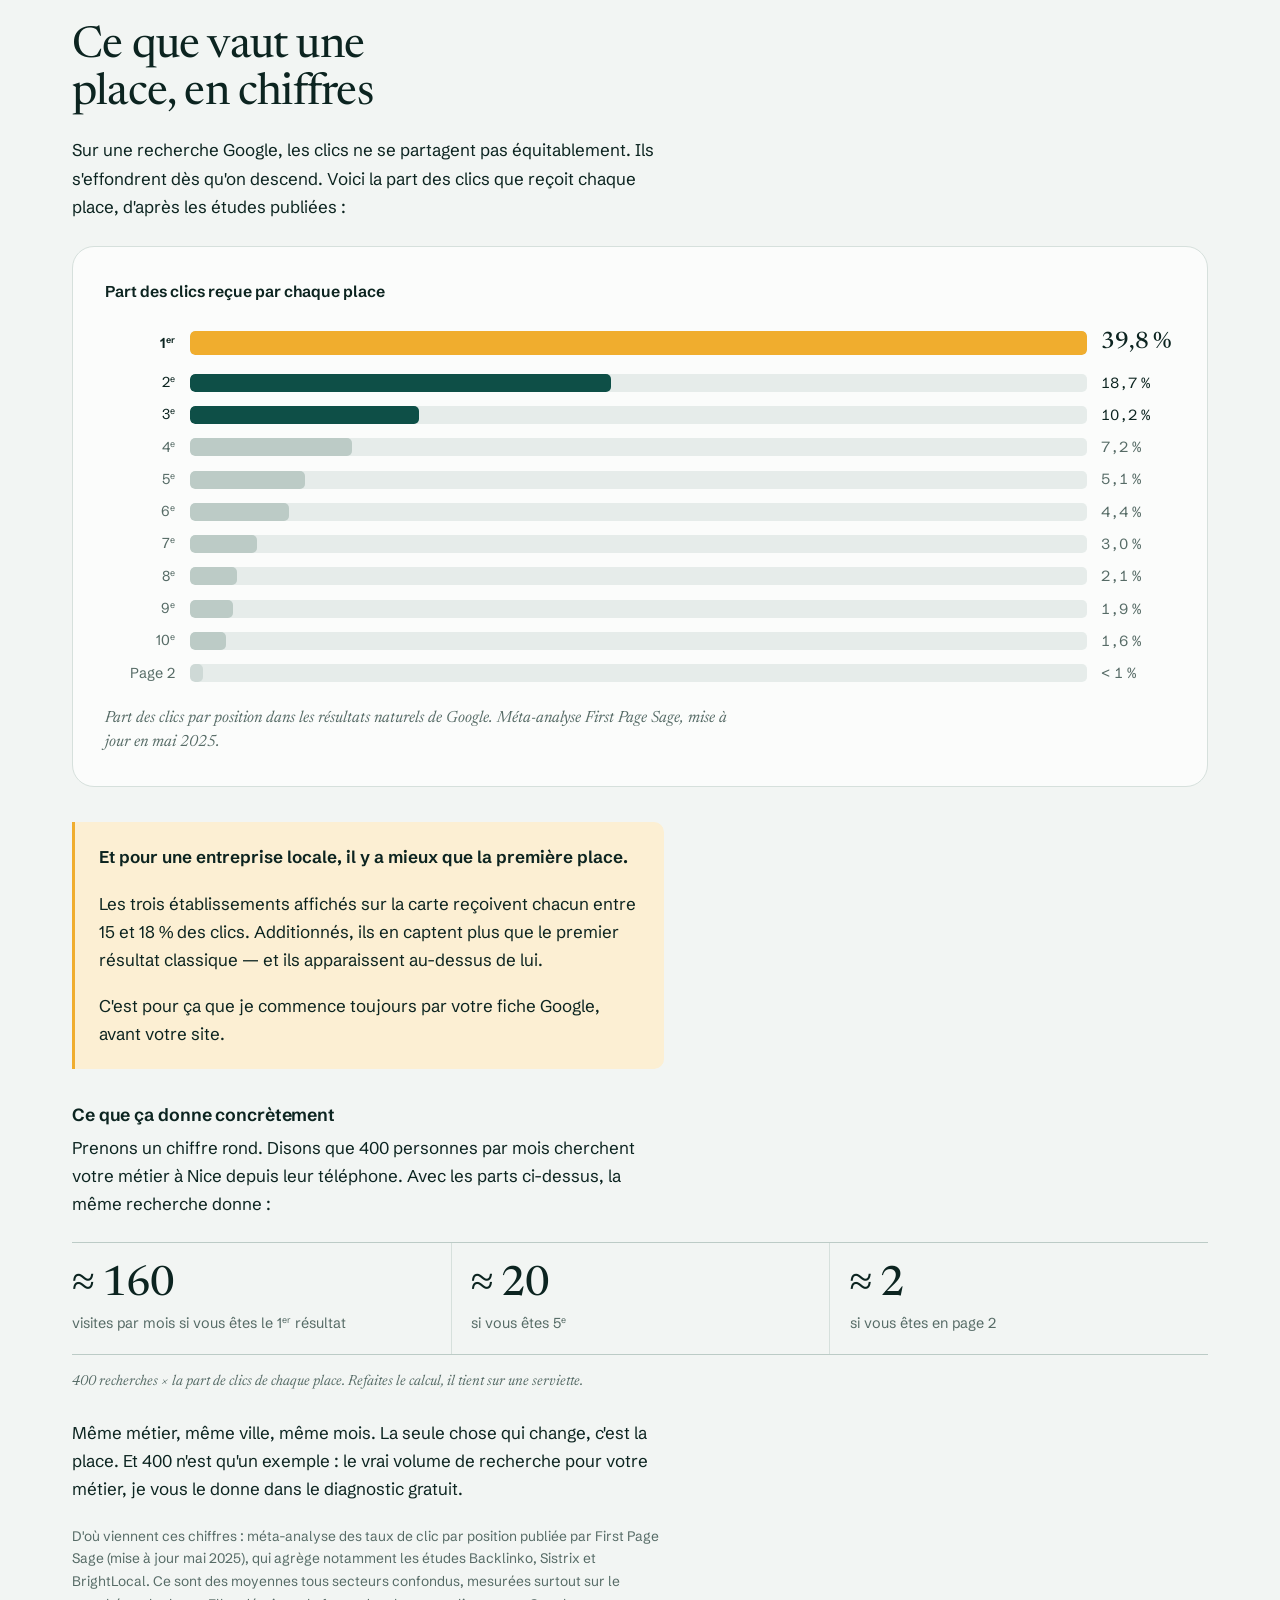
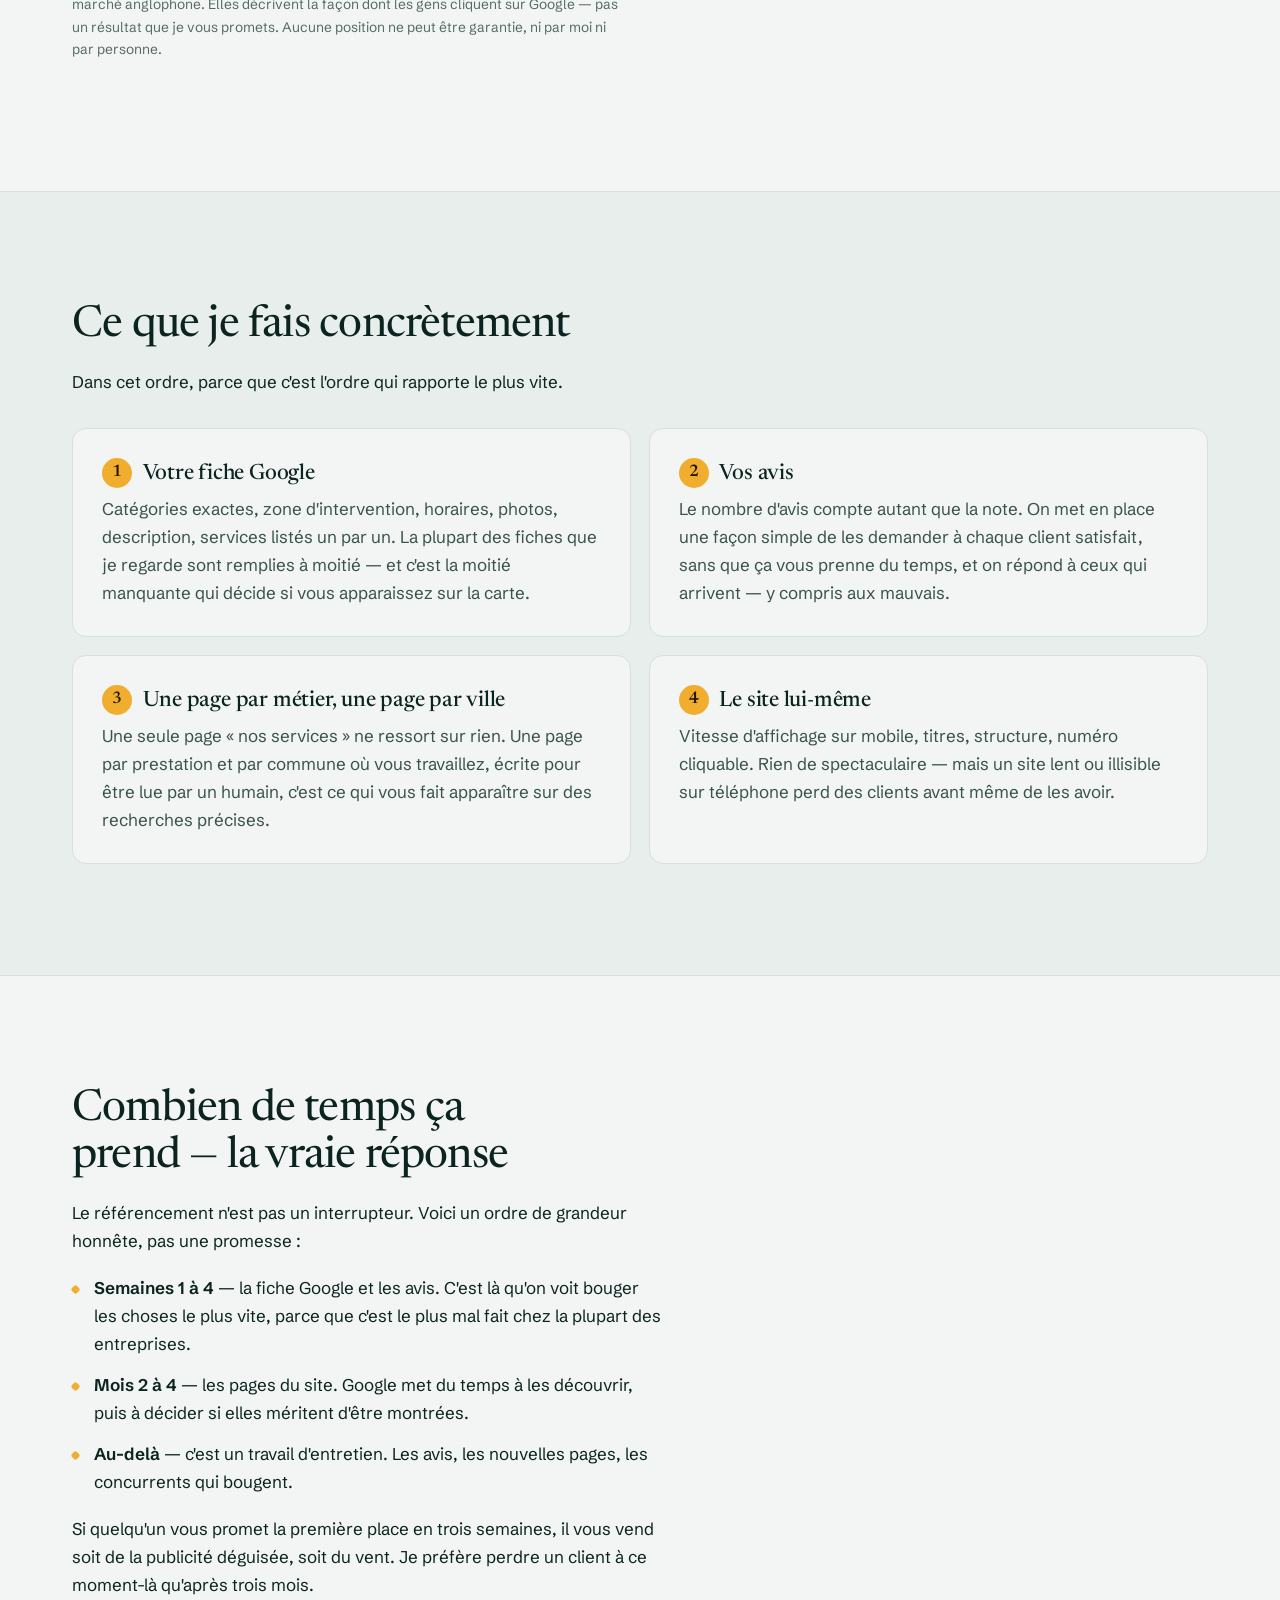
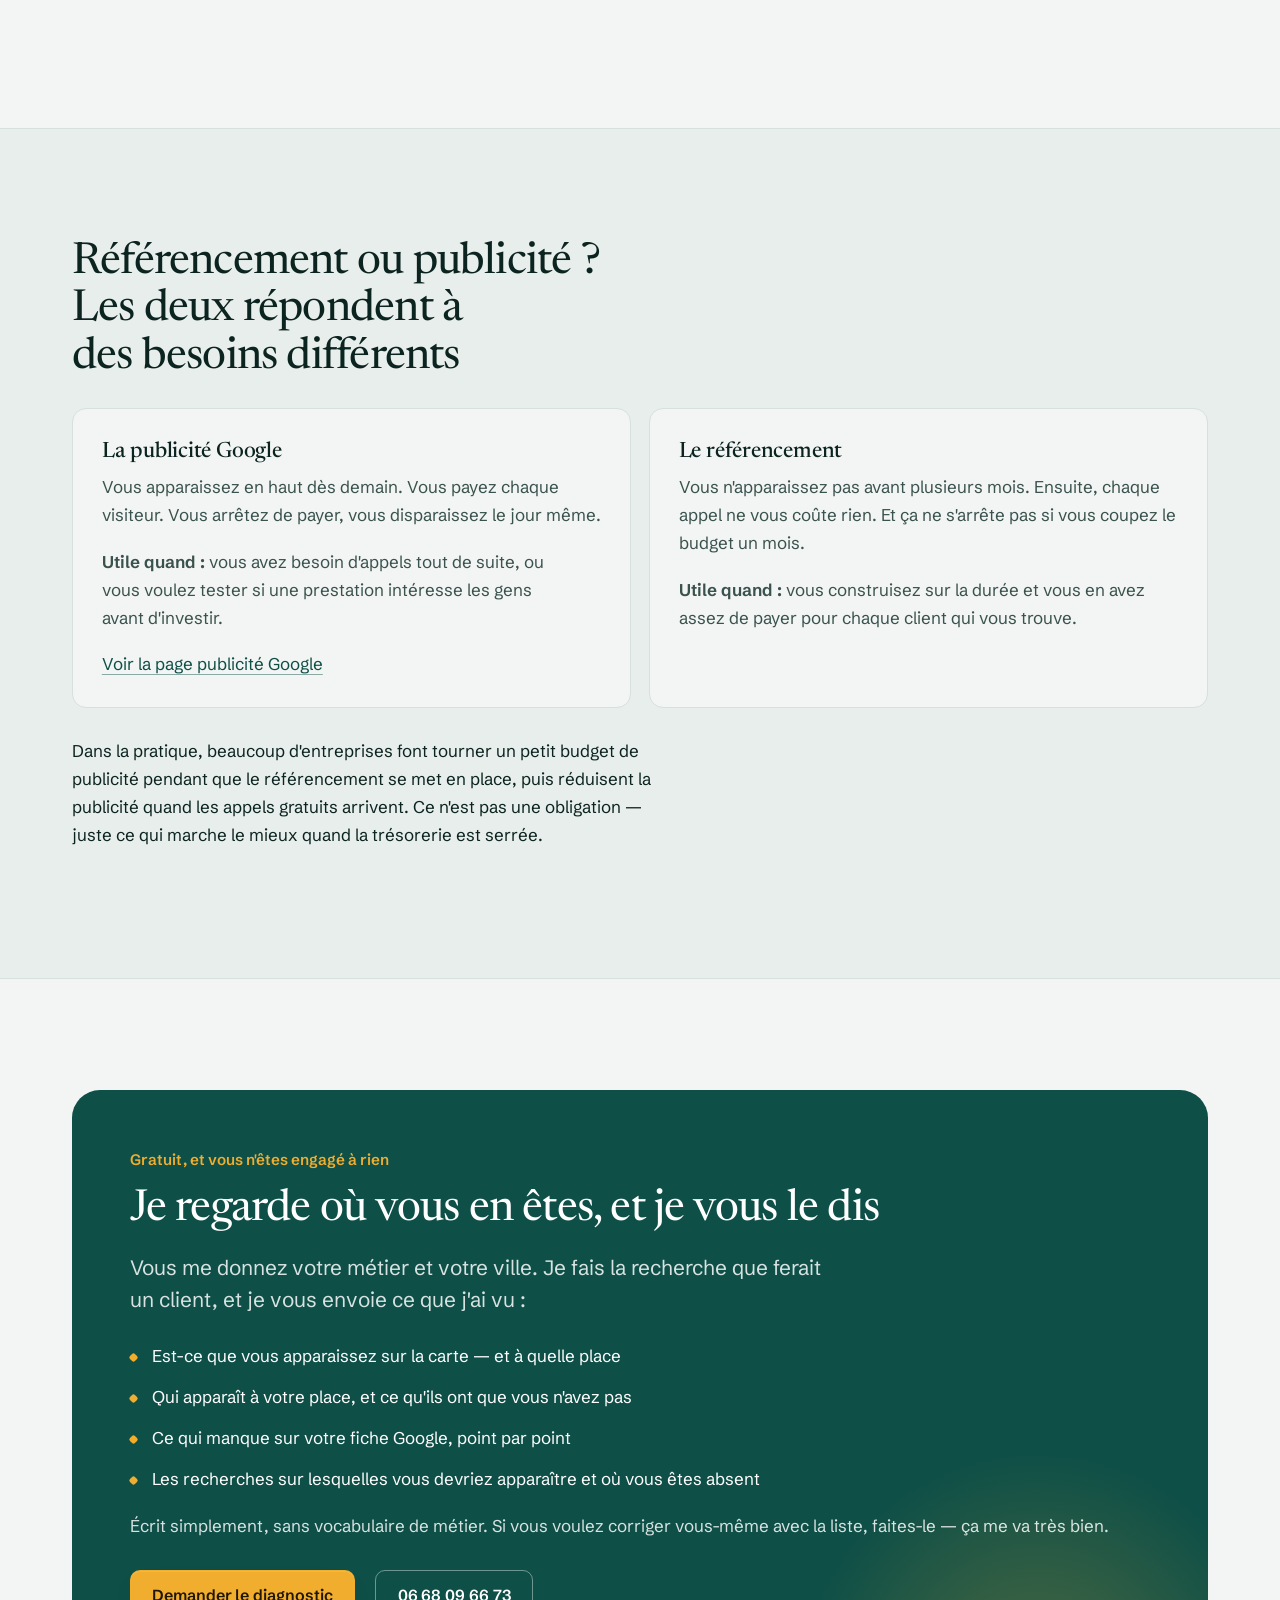
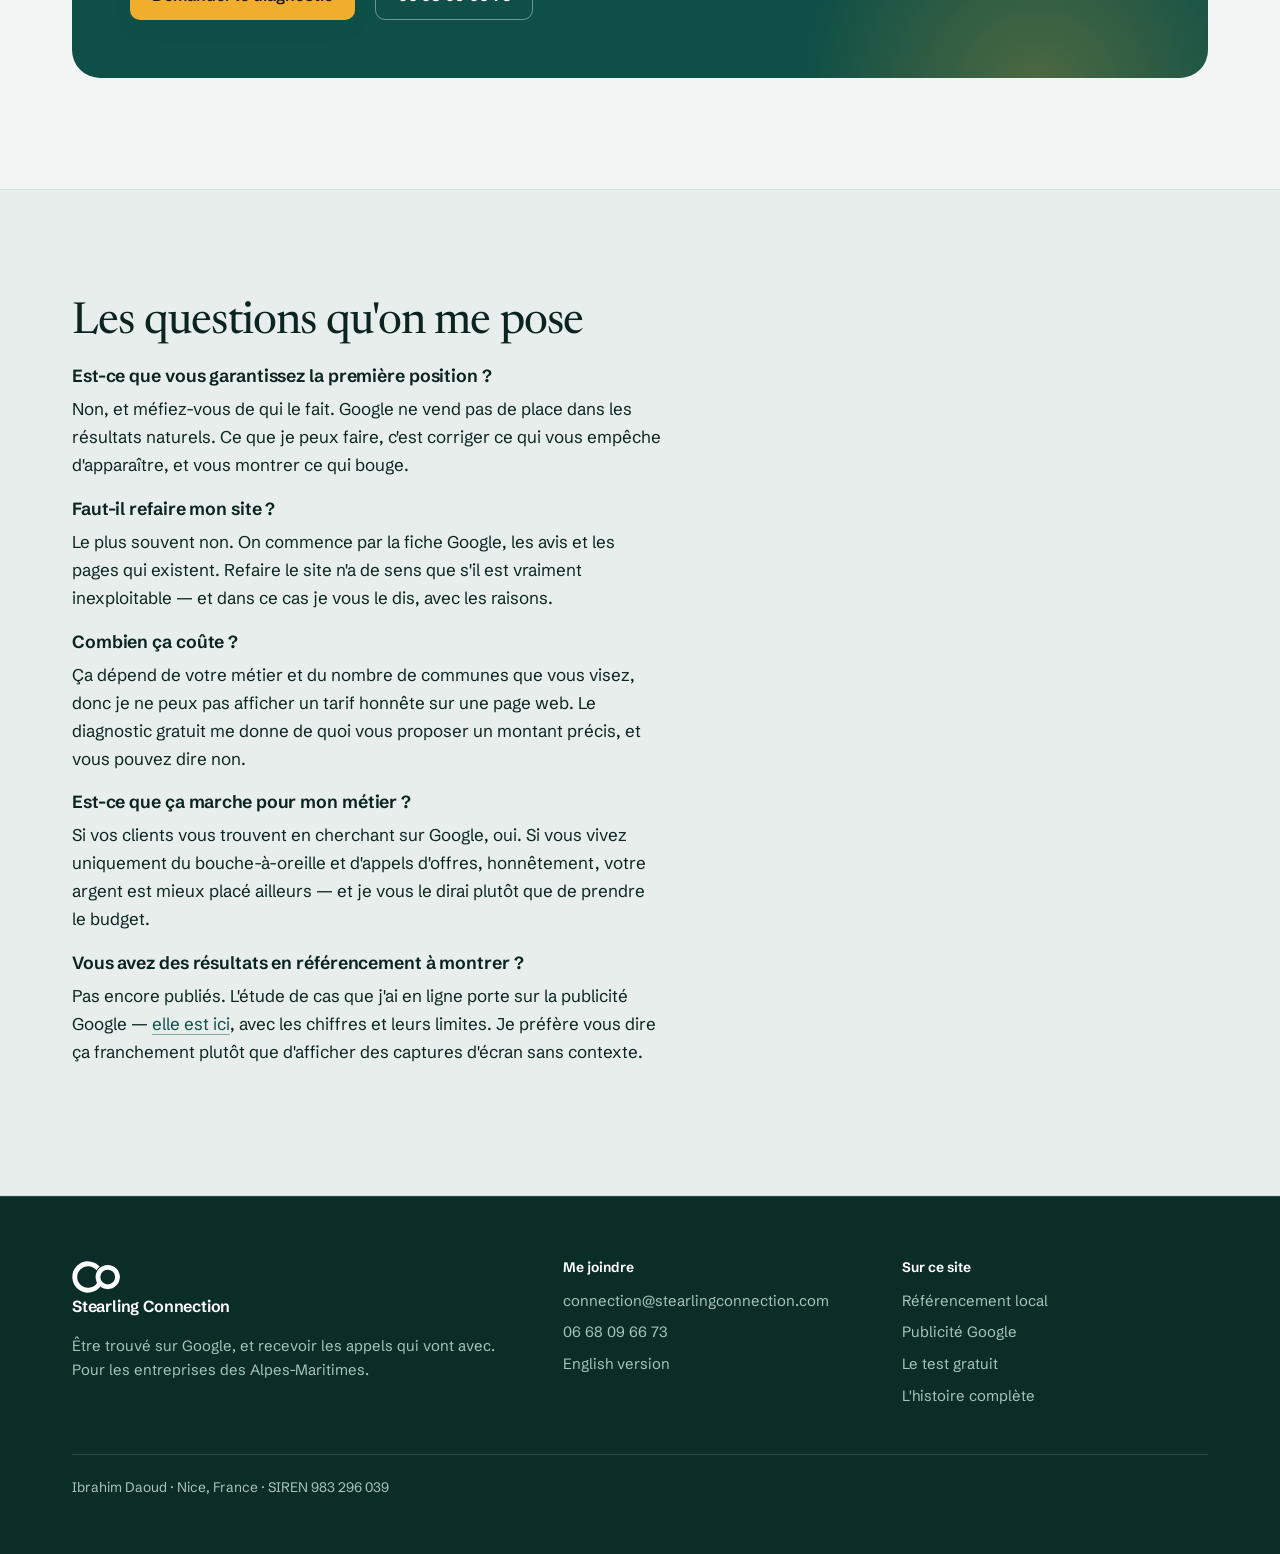
<file: referencement-local-nice.html>
<!doctype html>
<html lang="fr">
<head>
<meta charset="utf-8">
<meta name="viewport" content="width=device-width,initial-scale=1">
<title>Référencement local à Nice — être trouvé sur Google sans payer chaque visiteur</title>
<meta name="description" content="Référencement local à Nice et dans les Alpes-Maritimes : fiche Google, avis, pages de service. Apparaître quand un client cherche votre métier près de chez lui. Diagnostic gratuit.">
<meta name="theme-color" content="#0e4f47">
<link rel="canonical" href="https://stearlingconnection.com/referencement-local-nice.html">
<link rel="alternate" hreflang="fr" href="https://stearlingconnection.com/referencement-local-nice.html">
<link rel="alternate" hreflang="en" href="https://stearlingconnection.com/en-local-seo-nice.html">
<link rel="preload" href="/fonts/newsreader-display.woff2" as="font" type="font/woff2" crossorigin>
<link rel="preload" href="/fonts/schibsted-grotesk.woff2" as="font" type="font/woff2" crossorigin>
<meta property="og:title" content="Référencement local à Nice — être trouvé sur Google sans payer chaque visiteur">
<meta property="og:description" content="Référencement local à Nice et dans les Alpes-Maritimes : fiche Google, avis, pages de service. Apparaître quand un client cherche votre métier près de chez lui. Diagnostic gratuit.">
<meta property="og:type" content="website">
<meta property="og:url" content="https://stearlingconnection.com/referencement-local-nice.html">
<meta property="og:locale" content="fr_FR">
<meta property="og:image" content="https://stearlingconnection.com/img/og-fr.jpg">
<meta property="og:image:width" content="1200">
<meta property="og:image:height" content="630">
<meta property="og:image:alt" content="Ibrahim Daoud, Stearling Connection : référencement local et publicité Google à Nice">
<meta name="twitter:card" content="summary_large_image">
<link rel="stylesheet" href="/style.css">
<script src="/site.js" defer></script>
<link rel="icon" href="/favicon.svg" type="image/svg+xml">
<link rel="apple-touch-icon" href="/apple-touch-icon.png">
<script type="application/ld+json">
{"@context":"https://schema.org","@type":"Service","serviceType":"Référencement local","name":"Référencement local à Nice","provider":{"@id":"https://stearlingconnection.com/#business"},"areaServed":[{"@type":"City","name":"Nice"},{"@type":"City","name":"Antibes"},{"@type":"City","name":"Cannes"},{"@type":"City","name":"Cagnes-sur-Mer"},{"@type":"City","name":"Saint-Laurent-du-Var"},{"@type":"City","name":"Villeneuve-Loubet"},{"@type":"City","name":"Grasse"},{"@type":"AdministrativeArea","name":"Alpes-Maritimes, France"}],"url":"https://stearlingconnection.com/referencement-local-nice.html"}
</script>
<script type="application/ld+json">
{"@context":"https://schema.org","@type":"FAQPage","mainEntity":[
{"@type":"Question","name":"Combien de temps avant de voir des résultats en référencement local ?","acceptedAnswer":{"@type":"Answer","text":"Comptez plusieurs mois. La fiche Google et les avis peuvent bouger en quelques semaines ; les pages de votre site mettent plus longtemps. Quiconque vous promet la première place en trois semaines vous raconte une histoire."}},
{"@type":"Question","name":"Quelle différence avec la publicité Google ?","acceptedAnswer":{"@type":"Answer","text":"La publicité vous place en haut immédiatement et vous payez à chaque visiteur. Le référencement met des mois mais ne coûte rien par visiteur une fois en place. Les deux se complètent : la publicité fait vivre l'activité pendant que le référencement se construit."}},
{"@type":"Question","name":"Faut-il refaire mon site ?","acceptedAnswer":{"@type":"Answer","text":"Le plus souvent, non. On commence par la fiche Google, les avis et les pages qui existent déjà. Refaire le site n'a de sens que s'il est vraiment inexploitable, et je le dis clairement si c'est le cas."}},
{"@type":"Question","name":"Est-ce que vous garantissez la première position ?","acceptedAnswer":{"@type":"Answer","text":"Non, et personne ne peut le garantir honnêtement. Google ne vend pas de position en référencement naturel. Ce que je peux faire, c'est corriger ce qui vous empêche d'apparaître et suivre ce qui bouge."}}]}
</script>
</head>
<body>
<svg class="sprite" aria-hidden="true" focusable="false" width="0" height="0"><defs><clipPath id="co-up"><rect x="0" y="0" width="700" height="367"/></clipPath><mask id="co-gap" maskUnits="userSpaceOnUse" x="-20" y="0" width="740" height="800"><rect x="-20" width="740" height="800" fill="#fff"/><circle cx="501.5" cy="367.5" r="134.75" fill="none" stroke="#000" stroke-width="93.5" clip-path="url(#co-up)"/></mask><symbol id="co" viewBox="8 146 668 442"><path d="M378.5 262.3A182.5 182.5 0 1 0 387.0 458.2" fill="none" stroke="currentColor" stroke-width="67.0" mask="url(#co-gap)"/><circle cx="501.5" cy="367.5" r="134.75" fill="none" stroke="currentColor" stroke-width="65.5"/></symbol></defs></svg>

<a class="skip" href="#contenu">Aller au contenu</a>

<header class="site-header">
  <div class="wrap">
    <a class="brand" href="/">
      <svg class="logo" aria-hidden="true" focusable="false"><use href="#co"/></svg>
      <span>Stearling Connection</span><span class="sub">Nice</span>
    </a>
    <nav class="nav" aria-label="Navigation principale">
      <span class="desk">
        <a href="/referencement-local-nice.html" aria-current="page">Référencement</a>
        <a href="/publicite-google-nice.html">Publicité Google</a>
        <a href="/#test">Le test gratuit</a>
      </span>
      <a class="cta-mini" href="/#test">Test gratuit</a>
      <span class="lang">
        <a class="on" href="/referencement-local-nice.html" aria-current="page">FR</a>
        <a href="/en-local-seo-nice.html" lang="en" hreflang="en">EN</a>
      </span>
    </nav>
  </div>
  <div class="thread" aria-hidden="true"></div>
</header>

<main id="contenu">

  <section class="hero">
    <div class="wrap">
      <div class="hero-grid">
        <div>
          <p class="eyebrow">Référencement local, à Nice et dans les Alpes-Maritimes</p>
          <h1>Être trouvé sur Google sans payer à chaque visiteur</h1>
          <p class="lede">Quelqu'un tape votre métier suivi de «&nbsp;Nice&nbsp;». Trois entreprises apparaissent sur la carte. Mon travail, c'est que vous soyez l'une d'elles.</p>
          <div class="btn-row">
            <a class="btn" href="#diagnostic">Voir où j'en suis sur Google</a>
            <a class="btn ghost" href="tel:+33668096673">06 68 09 66 73</a>
          </div>
          <div class="trust">
            <span><i class="dot"></i>Aucune promesse de position</span>
            <span><i class="dot"></i>Premier diagnostic gratuit</span>
          </div>
        </div>
        <aside class="signal">
          <p class="eyebrow" style="margin-bottom:.9rem">Ce que voit un client</p>
          <p>Il cherche sur son téléphone. Il ne descend pas la page&nbsp;: il regarde les trois établissements affichés sur la carte, compare les avis, et appelle.</p>
          <p><strong>Souvent il n'ouvre même pas un site.</strong></p>
          <p class="concl">C'est pour ça que la fiche Google et les avis passent avant tout le reste. Un beau site que personne ne voit ne rapporte rien.</p>
        </aside>
      </div>
    </div>
  </section>

  <!-- how a customer actually searches -->
  <section>
    <div class="wrap">
      <div class="narrow reveal" style="margin-bottom:2.5rem">
        <h2>Où se joue vraiment la partie</h2>
        <p>Sur un téléphone, la première chose qui s'affiche pour une recherche locale, c'est une carte avec trois entreprises. C'est là que partent la majorité des appels. Le reste de la page vient après — et beaucoup de gens n'y arrivent jamais.</p>
      </div>

      <figure class="figure reveal">
        <svg viewBox="0 0 760 250" role="img" aria-label="Sur une recherche locale, les annonces payantes viennent en premier, puis les trois établissements de la carte qui captent la majorité des appels, puis les résultats classiques plus bas.">
          <rect class="node-box" x="150" y="14" width="460" height="42" rx="8"/>
          <text class="flow-sm" x="170" y="40">Annonces payantes — on les paie au clic</text>

          <rect x="150" y="68" width="460" height="104" rx="10" class="node-hot"/>
          <text class="flow-txt flow-hot" x="170" y="95" font-weight="600">La carte&nbsp;: 3 établissements</text>
          <text class="flow-sm" x="170" y="118">Nom · note · avis · bouton Appeler</text>
          <text class="flow-sm flow-hot" x="170" y="140" font-weight="600">C'est ici que se prennent les décisions</text>
          <text class="flow-sm" x="170" y="160">et ici que je travaille en premier</text>

          <rect class="node-box node-dead" x="150" y="184" width="460" height="30" rx="8"/>
          <text class="flow-sm" x="170" y="204">Les sites internet, plus bas</text>
          <rect class="node-box node-dead" x="150" y="220" width="460" height="24" rx="8"/>
          <text class="flow-sm" x="170" y="236">Page 2 — personne n'y va</text>
        </svg>
        <figcaption>Une recherche «&nbsp;votre métier + Nice&nbsp;» sur un téléphone, de haut en bas. La carte occupe presque tout l'écran.</figcaption>
      </figure>

      <div class="narrow reveal" style="margin:3.6rem 0 1.6rem">
        <h2>Ce que vaut une place, en chiffres</h2>
        <p>Sur une recherche Google, les clics ne se partagent pas équitablement. Ils s'effondrent dès qu'on descend. Voici la part des clics que reçoit chaque place, d'après les études publiées&nbsp;:</p>
      </div>

      <figure class="figure chart reveal">
        <p class="chart-title">Part des clics reçue par chaque place</p>
        <div class="ranks">
          <div class="rank top" style="--v:100.0;--r:0"><span class="rk-l">1<sup>er</sup></span><span class="rk-b"><i></i></span><span class="rk-v">39,8 %</span></div>
          <div class="rank on" style="--v:47.0;--r:1"><span class="rk-l">2<sup>e</sup></span><span class="rk-b"><i></i></span><span class="rk-v">18,7 %</span></div>
          <div class="rank on" style="--v:25.6;--r:2"><span class="rk-l">3<sup>e</sup></span><span class="rk-b"><i></i></span><span class="rk-v">10,2 %</span></div>
          <div class="rank" style="--v:18.1;--r:3"><span class="rk-l">4<sup>e</sup></span><span class="rk-b"><i></i></span><span class="rk-v">7,2 %</span></div>
          <div class="rank" style="--v:12.8;--r:4"><span class="rk-l">5<sup>e</sup></span><span class="rk-b"><i></i></span><span class="rk-v">5,1 %</span></div>
          <div class="rank" style="--v:11.1;--r:5"><span class="rk-l">6<sup>e</sup></span><span class="rk-b"><i></i></span><span class="rk-v">4,4 %</span></div>
          <div class="rank" style="--v:7.5;--r:6"><span class="rk-l">7<sup>e</sup></span><span class="rk-b"><i></i></span><span class="rk-v">3,0 %</span></div>
          <div class="rank" style="--v:5.3;--r:7"><span class="rk-l">8<sup>e</sup></span><span class="rk-b"><i></i></span><span class="rk-v">2,1 %</span></div>
          <div class="rank" style="--v:4.8;--r:8"><span class="rk-l">9<sup>e</sup></span><span class="rk-b"><i></i></span><span class="rk-v">1,9 %</span></div>
          <div class="rank" style="--v:4.0;--r:9"><span class="rk-l">10<sup>e</sup></span><span class="rk-b"><i></i></span><span class="rk-v">1,6 %</span></div>
          <div class="rank off" style="--v:1.5;--r:10"><span class="rk-l">Page 2</span><span class="rk-b"><i></i></span><span class="rk-v">&lt; 1 %</span></div>
        </div>
        <figcaption>Part des clics par position dans les résultats naturels de Google. Méta-analyse First Page Sage, mise à jour en mai 2025.</figcaption>
      </figure>

      <div class="narrow reveal">
        <blockquote>
          <p><strong>Et pour une entreprise locale, il y a mieux que la première place.</strong></p>
          <p>Les trois établissements affichés sur la carte reçoivent chacun entre 15 et 18&nbsp;% des clics. Additionnés, ils en captent plus que le premier résultat classique — et ils apparaissent au-dessus de lui.</p>
          <p style="margin-bottom:0">C'est pour ça que je commence toujours par votre fiche Google, avant votre site.</p>
        </blockquote>

        <h3>Ce que ça donne concrètement</h3>
        <p>Prenons un chiffre rond. Disons que 400 personnes par mois cherchent votre métier à Nice depuis leur téléphone. Avec les parts ci-dessus, la même recherche donne&nbsp;:</p>
      </div>

      <div class="stats reveal" style="margin:1.5rem 0 0">
        <div class="stat"><span class="v">≈ 160</span><span class="l">visites par mois si vous êtes le 1<sup>er</sup> résultat</span></div>
        <div class="stat"><span class="v">≈ 20</span><span class="l">si vous êtes 5<sup>e</sup></span></div>
        <div class="stat"><span class="v">≈ 2</span><span class="l">si vous êtes en page 2</span></div>
      </div>
      <p class="stats-note reveal">400 recherches × la part de clics de chaque place. Refaites le calcul, il tient sur une serviette.</p>

      <div class="narrow reveal" style="margin-top:1.6rem">
        <p>Même métier, même ville, même mois. La seule chose qui change, c'est la place. Et 400 n'est qu'un exemple&nbsp;: le vrai volume de recherche pour votre métier, je vous le donne dans le diagnostic gratuit.</p>
        <p class="tiny" style="margin-top:1.4rem">D'où viennent ces chiffres&nbsp;: méta-analyse des taux de clic par position publiée par First Page Sage (mise à jour mai 2025), qui agrège notamment les études Backlinko, Sistrix et BrightLocal. Ce sont des moyennes tous secteurs confondus, mesurées surtout sur le marché anglophone. Elles décrivent la façon dont les gens cliquent sur Google — pas un résultat que je vous promets. Aucune position ne peut être garantie, ni par moi ni par personne.</p>
      </div>

    </div>
  </section>

  <!-- what I do -->
  <section class="band">
    <div class="wrap">
      <div class="narrow reveal" style="margin-bottom:2rem">
        <h2>Ce que je fais concrètement</h2>
        <p>Dans cet ordre, parce que c'est l'ordre qui rapporte le plus vite.</p>
      </div>
      <div class="grid g2 reveal">
        <div class="card">
          <h3><span class="n">1</span>Votre fiche Google</h3>
          <p class="quiet">Catégories exactes, zone d'intervention, horaires, photos, description, services listés un par un. La plupart des fiches que je regarde sont remplies à moitié — et c'est la moitié manquante qui décide si vous apparaissez sur la carte.</p>
        </div>
        <div class="card">
          <h3><span class="n">2</span>Vos avis</h3>
          <p class="quiet">Le nombre d'avis compte autant que la note. On met en place une façon simple de les demander à chaque client satisfait, sans que ça vous prenne du temps, et on répond à ceux qui arrivent — y compris aux mauvais.</p>
        </div>
        <div class="card">
          <h3><span class="n">3</span>Une page par métier, une page par ville</h3>
          <p class="quiet">Une seule page «&nbsp;nos services&nbsp;» ne ressort sur rien. Une page par prestation et par commune où vous travaillez, écrite pour être lue par un humain, c'est ce qui vous fait apparaître sur des recherches précises.</p>
        </div>
        <div class="card">
          <h3><span class="n">4</span>Le site lui-même</h3>
          <p class="quiet">Vitesse d'affichage sur mobile, titres, structure, numéro cliquable. Rien de spectaculaire — mais un site lent ou illisible sur téléphone perd des clients avant même de les avoir.</p>
        </div>
      </div>
    </div>
  </section>

  <!-- honest timeline -->
  <section>
    <div class="wrap">
      <div class="narrow reveal">
        <h2>Combien de temps ça prend — la vraie réponse</h2>
        <p>Le référencement n'est pas un interrupteur. Voici un ordre de grandeur honnête, pas une promesse&nbsp;:</p>
        <ul class="plain">
          <li><strong>Semaines 1 à 4</strong> — la fiche Google et les avis. C'est là qu'on voit bouger les choses le plus vite, parce que c'est le plus mal fait chez la plupart des entreprises.</li>
          <li><strong>Mois 2 à 4</strong> — les pages du site. Google met du temps à les découvrir, puis à décider si elles méritent d'être montrées.</li>
          <li><strong>Au-delà</strong> — c'est un travail d'entretien. Les avis, les nouvelles pages, les concurrents qui bougent.</li>
        </ul>
        <p>Si quelqu'un vous promet la première place en trois semaines, il vous vend soit de la publicité déguisée, soit du vent. Je préfère perdre un client à ce moment-là qu'après trois mois.</p>
      </div>
    </div>
  </section>

  <!-- vs ads -->
  <section class="band">
    <div class="wrap">
      <div class="narrow reveal">
        <h2>Référencement ou publicité&nbsp;? Les deux répondent à des besoins différents</h2>
      </div>
      <div class="grid g2 reveal" style="margin-top:1.6rem">
        <div class="card">
          <h3>La publicité Google</h3>
          <p class="quiet">Vous apparaissez en haut dès demain. Vous payez chaque visiteur. Vous arrêtez de payer, vous disparaissez le jour même.</p>
          <p class="quiet"><strong>Utile quand&nbsp;:</strong> vous avez besoin d'appels tout de suite, ou vous voulez tester si une prestation intéresse les gens avant d'investir.</p>
          <p style="margin-bottom:0"><a href="/publicite-google-nice.html">Voir la page publicité Google</a></p>
        </div>
        <div class="card">
          <h3>Le référencement</h3>
          <p class="quiet">Vous n'apparaissez pas avant plusieurs mois. Ensuite, chaque appel ne vous coûte rien. Et ça ne s'arrête pas si vous coupez le budget un mois.</p>
          <p class="quiet" style="margin-bottom:0"><strong>Utile quand&nbsp;:</strong> vous construisez sur la durée et vous en avez assez de payer pour chaque client qui vous trouve.</p>
        </div>
      </div>
      <div class="narrow reveal" style="margin-top:1.8rem">
        <p>Dans la pratique, beaucoup d'entreprises font tourner un petit budget de publicité pendant que le référencement se met en place, puis réduisent la publicité quand les appels gratuits arrivent. Ce n'est pas une obligation — juste ce qui marche le mieux quand la trésorerie est serrée.</p>
      </div>
    </div>
  </section>

  <!-- diagnostic offer -->
  <section id="diagnostic">
    <div class="wrap">
      <div class="offer reveal">
        <p class="eyebrow">Gratuit, et vous n'êtes engagé à rien</p>
        <h2>Je regarde où vous en êtes, et je vous le dis</h2>
        <p class="lede">Vous me donnez votre métier et votre ville. Je fais la recherche que ferait un client, et je vous envoie ce que j'ai vu&nbsp;:</p>
        <ul class="plain">
          <li>Est-ce que vous apparaissez sur la carte — et à quelle place</li>
          <li>Qui apparaît à votre place, et ce qu'ils ont que vous n'avez pas</li>
          <li>Ce qui manque sur votre fiche Google, point par point</li>
          <li>Les recherches sur lesquelles vous devriez apparaître et où vous êtes absent</li>
        </ul>
        <p>Écrit simplement, sans vocabulaire de métier. Si vous voulez corriger vous-même avec la liste, faites-le — ça me va très bien.</p>
        <div class="btn-row">
          <a class="btn" href="mailto:connection@stearlingconnection.com?subject=Diagnostic%20r%C3%A9f%C3%A9rencement%20local">Demander le diagnostic</a>
          <a class="btn ghost" href="tel:+33668096673">06 68 09 66 73</a>
        </div>
      </div>
    </div>
  </section>

  <!-- FAQ -->
  <section class="band">
    <div class="wrap">
      <div class="narrow reveal">
        <h2>Les questions qu'on me pose</h2>

        <h3>Est-ce que vous garantissez la première position&nbsp;?</h3>
        <p>Non, et méfiez-vous de qui le fait. Google ne vend pas de place dans les résultats naturels. Ce que je peux faire, c'est corriger ce qui vous empêche d'apparaître, et vous montrer ce qui bouge.</p>

        <h3>Faut-il refaire mon site&nbsp;?</h3>
        <p>Le plus souvent non. On commence par la fiche Google, les avis et les pages qui existent. Refaire le site n'a de sens que s'il est vraiment inexploitable — et dans ce cas je vous le dis, avec les raisons.</p>

        <h3>Combien ça coûte&nbsp;?</h3>
        <p>Ça dépend de votre métier et du nombre de communes que vous visez, donc je ne peux pas afficher un tarif honnête sur une page web. Le diagnostic gratuit me donne de quoi vous proposer un montant précis, et vous pouvez dire non.</p>

        <h3>Est-ce que ça marche pour mon métier&nbsp;?</h3>
        <p>Si vos clients vous trouvent en cherchant sur Google, oui. Si vous vivez uniquement du bouche-à-oreille et d'appels d'offres, honnêtement, votre argent est mieux placé ailleurs — et je vous le dirai plutôt que de prendre le budget.</p>

        <h3>Vous avez des résultats en référencement à montrer&nbsp;?</h3>
        <p>Pas encore publiés. L'étude de cas que j'ai en ligne porte sur la publicité Google — <a href="/etude-de-cas-google-ads-nice.html">elle est ici</a>, avec les chiffres et leurs limites. Je préfère vous dire ça franchement plutôt que d'afficher des captures d'écran sans contexte.</p>
      </div>
    </div>
  </section>

</main>

<footer class="site-footer">
  <div class="wrap">
    <div class="cols">
      <div>
        <a class="brand" href="/"><svg class="logo" aria-hidden="true" focusable="false"><use href="#co"/></svg><span>Stearling Connection</span></a>
        <p>Être trouvé sur Google, et recevoir les appels qui vont avec. Pour les entreprises des Alpes-Maritimes.</p>
      </div>
      <div>
        <h2 class="foot-h">Me joindre</h2>
        <a href="mailto:connection@stearlingconnection.com">connection@stearlingconnection.com</a>
        <a href="tel:+33668096673">06 68 09 66 73</a>
        <a href="/en-local-seo-nice.html" lang="en" hreflang="en">English version</a>
      </div>
      <div>
        <h2 class="foot-h">Sur ce site</h2>
        <a href="/referencement-local-nice.html">Référencement local</a>
        <a href="/publicite-google-nice.html">Publicité Google</a>
        <a href="/#test">Le test gratuit</a>
        <a href="/etude-de-cas-google-ads-nice.html">L'histoire complète</a>
      </div>
    </div>
    <div class="legal"><p class="tiny">Ibrahim Daoud · Nice, France · SIREN 983 296 039</p></div>
  </div>
</footer>

</body>
</html>
</file>
<file: style.css>
/* ==========================================================================
   Stearling Connection — v2 (septembre 2026)
   Brume marine, encre verte, un seul soleil. Newsreader + Schibsted Grotesk,
   servies depuis ce domaine. Le mouvement est progressif : rien n'est caché
   tant que le script n'a pas décidé qu'un élément est sous la ligne de flottaison.
   ========================================================================== */

/* ---------- fonts (self-hosted, subset) --------------------------------- */
@font-face{font-family:"Newsreader";src:url(/fonts/newsreader-display.woff2) format("woff2");font-weight:380 600;font-style:normal;font-display:swap}
@font-face{font-family:"Newsreader";src:url(/fonts/newsreader-display-italic.woff2) format("woff2");font-weight:380 560;font-style:italic;font-display:swap}
@font-face{font-family:"Schibsted Grotesk";src:url(/fonts/schibsted-grotesk.woff2) format("woff2");font-weight:400 700;font-style:normal;font-display:swap}

/* ---------- tokens ------------------------------------------------------ */
:root{
  --ground:#f2f5f3;      /* brume */
  --ground-2:#e8eeeb;
  --paper:#fbfcfb;       /* papier */
  --ink:#0c2420;         /* encre */
  --ink-2:#3a524d;
  --ink-3:#566b66;
  --line:#d6e0dc;
  --line-2:#bccbc6;

  --brand:#0e4f47;       /* mer */
  --brand-2:#0a3a34;
  --brand-wash:#e0ece8;
  --on-brand:#ffffff;

  --sun:#f0ad2e;         /* soleil — fills only */
  --sun-2:#dc961a;
  --sun-wash:#fcefd3;
  --on-sun:#1f1604;

  --broken:#b4432a;      /* cassé — only where the journey breaks */

  --soir:#0b2d28;        /* finale */
  --soir-2:#0f3832;
  --soir-ink:#e8f1ee;
  --soir-ink-2:#a9c4bd;
  --soir-line:rgba(232,241,238,.14);

  --serif:"Newsreader",ui-serif,Georgia,"Times New Roman",serif;
  --sans:"Schibsted Grotesk",ui-sans-serif,system-ui,-apple-system,"Segoe UI",Roboto,Arial,sans-serif;

  --wrap:76rem;
  --measure:37rem;
  --gutter:clamp(1rem,4vw,2.5rem);
  --sec:clamp(4.5rem,2.6rem + 5.4vw,8.5rem);
  --head-h:64px;

  --r-lg:22px; --r:14px; --r-sm:10px; --r-xs:6px;
  --ease:cubic-bezier(.16,1,.3,1);
  --spring:cubic-bezier(.34,1.5,.64,1);
  --lift:0 1px 1px rgba(12,36,32,.04),0 22px 44px -26px rgba(12,36,32,.32);
  color-scheme:light;

  /* v1 names, kept as aliases */
  --bg:var(--ground);--surface:var(--paper);--surface-2:var(--ground-2);--ink-soft:var(--ink-2);--ink-faint:var(--ink-3);
  --rule:var(--line);--rule-strong:var(--line-2);--accent:var(--brand);--accent-hover:var(--brand-2);--accent-wash:var(--brand-wash);--accent-ink:var(--on-brand);
}
@media (prefers-color-scheme:dark){
  :root{
    color-scheme:dark;
    --ground:#0a1513; --ground-2:#0d1b18; --paper:#10201d;
    --ink:#e4eeea; --ink-2:#a9bfb8; --ink-3:#8aa39c;
    --line:#1d312d; --line-2:#2b4741;
    --brand:#62c6b1; --brand-2:#88d8c7; --brand-wash:#10302a; --on-brand:#04201a;
    --sun:#f2b544; --sun-2:#f6c667; --sun-wash:#332610; --on-sun:#1f1604;
    --broken:#ef7f62;
    --soir:#0c2723; --soir-2:#113330;
    --lift:0 1px 1px rgba(0,0,0,.3),0 22px 44px -26px rgba(0,0,0,.75);
  }
}

/* ---------- base -------------------------------------------------------- */
*,*::before,*::after{box-sizing:border-box}
html{-webkit-text-size-adjust:100%;text-size-adjust:100%;scroll-behavior:smooth;scroll-padding-top:calc(var(--head-h) + 1.25rem)}
body{
  margin:0;background:var(--ground);color:var(--ink);
  font-family:var(--sans);font-size:1.0625rem;line-height:1.65;
  font-feature-settings:"kern" 1;font-kerning:normal;
  -webkit-font-smoothing:antialiased;-moz-osx-font-smoothing:grayscale;
  text-rendering:optimizeLegibility;
}
img,svg{display:block;max-width:100%}
img{height:auto}
::selection{background:var(--sun);color:var(--on-sun)}
:focus-visible{outline:3px solid var(--sun);outline-offset:3px;border-radius:4px}
.visually-hidden{position:absolute!important;width:1px;height:1px;overflow:hidden;clip:rect(0 0 0 0);clip-path:inset(50%);white-space:nowrap}
.skip{position:absolute;left:var(--gutter);top:-100px;z-index:100;background:var(--ink);color:var(--ground);padding:.6rem 1rem;border-radius:var(--r-xs);font-weight:600;text-decoration:none}
.skip:focus{top:.75rem}

.wrap{max-width:var(--wrap);margin-inline:auto;padding-inline:var(--gutter)}
.narrow{max-width:var(--measure)}
.center{max-width:var(--measure);margin-inline:auto}

/* ---------- type -------------------------------------------------------- */
h1,h2{font-family:var(--serif);font-weight:430;color:var(--ink);margin:0;text-wrap:balance}
h1{font-size:clamp(2.45rem,1.3rem + 4.7vw,4.6rem);line-height:1.02;letter-spacing:-.024em;margin-bottom:1.35rem}
h2{font-size:clamp(1.8rem,1.15rem + 2.1vw,2.75rem);line-height:1.08;letter-spacing:-.018em;margin-bottom:1.1rem}
h3{font-family:var(--sans);font-weight:640;font-size:1.1rem;line-height:1.3;letter-spacing:-.006em;margin:0 0 .45rem;color:var(--ink);text-wrap:balance}
p{margin:0 0 1.15rem;text-wrap:pretty}
a{color:var(--brand);text-decoration-line:underline;text-decoration-thickness:1px;text-underline-offset:.22em;text-decoration-color:color-mix(in srgb,var(--brand) 45%,transparent);transition:color .2s,text-decoration-color .2s}
a:hover{color:var(--brand-2);text-decoration-color:currentColor}
strong,b{font-weight:640}
em{font-style:italic}
small,.tiny{font-size:.86rem;color:var(--ink-3)}
.lede{font-size:clamp(1.12rem,1rem + .45vw,1.3rem);line-height:1.55;color:var(--ink-2);margin-bottom:1.6rem;max-width:34em}
.quiet{color:var(--ink-2)}
.kicker{font-weight:600;font-size:1rem;color:var(--brand);margin:0 0 1.1rem;letter-spacing:-.003em;text-wrap:balance}
.nw{white-space:nowrap}
.eyebrow{font-weight:600;font-size:.95rem;color:var(--brand);margin:0 0 .9rem;letter-spacing:0;text-transform:none}
sup{font-size:.62em;line-height:0;vertical-align:.55em}
.num,.rk-v,.metrics b,.stat .v{font-variant-numeric:tabular-nums lining-nums}

/* ---------- header ------------------------------------------------------ */
.site-header{
  position:sticky;top:0;z-index:50;
  background:color-mix(in srgb,var(--ground) 84%,transparent);
  -webkit-backdrop-filter:saturate(160%) blur(12px);backdrop-filter:saturate(160%) blur(12px);
  border-bottom:1px solid var(--line);
}
.site-header .wrap{display:flex;align-items:center;justify-content:space-between;gap:1rem;height:var(--head-h)}
.brand{display:inline-flex;align-items:center;gap:.7rem;min-width:0;text-decoration:none;color:var(--ink);font-weight:640;font-size:1rem;letter-spacing:-.012em}
.brand:hover{color:var(--ink)}
.sprite{position:absolute;width:0;height:0;overflow:hidden}
.logo{display:block;height:28px;width:auto;aspect-ratio:668/442;flex:0 0 auto;color:var(--ink);overflow:visible}
.brand:hover .logo{color:var(--brand)}
.logo{transition:color .25s}
.mark{
  width:34px;height:34px;flex:0 0 34px;border-radius:10px;display:grid;place-items:center;
  background:var(--brand);color:var(--on-brand);
  font-family:var(--serif);font-size:1.15rem;font-weight:540;line-height:1;padding-bottom:1px;
  box-shadow:inset 0 -3px 0 color-mix(in srgb,var(--sun) 85%,transparent);
}
.brand .sub{display:none;color:var(--ink-3);font-weight:450;padding-left:.7rem;border-left:1px solid var(--line-2);line-height:1.1}
@media(min-width:620px){.brand .sub{display:inline}}
.nav{display:flex;align-items:center;gap:1.35rem;font-size:.94rem}
.nav a{color:var(--ink-2);text-decoration:none;position:relative}
.nav a:hover{color:var(--ink)}
.nav .desk{display:none;gap:1.35rem;align-items:center}
.nav .desk a[aria-current="page"]{color:var(--ink);font-weight:600}
.nav .desk a::after{content:"";position:absolute;left:0;right:0;bottom:-6px;height:2px;background:var(--sun);transform:scaleX(0);transform-origin:left;transition:transform .35s var(--ease)}
.nav .desk a:hover::after,.nav .desk a[aria-current="page"]::after{transform:scaleX(1)}
.nav .cta-mini{display:inline-flex;align-items:center;min-height:36px;padding:.35rem .85rem;border-radius:999px;background:var(--brand);color:var(--on-brand);font-weight:600;font-size:.86rem;text-decoration:none;white-space:nowrap}
.nav .cta-mini:hover{background:var(--brand-2);color:var(--on-brand)}
.nav .lang{display:flex;gap:.55rem;padding-left:1.1rem;border-left:1px solid var(--line-2);font-size:.88rem}
.nav .lang a.on{color:var(--ink);font-weight:640}
@media(min-width:820px){.nav .desk{display:flex}.nav .cta-mini{display:none}}
@media(max-width:400px){.nav{gap:.7rem}.nav .lang{padding-left:.7rem;gap:.45rem}.nav .cta-mini{padding:.3rem .7rem}.site-header .wrap{gap:.6rem}}
@media(max-width:560px){.site-header .brand > span:not(.sub){max-width:6.4em;font-size:.9rem;line-height:1.05;letter-spacing:-.01em}.site-header .brand{gap:.55rem}.site-header .logo{height:26px}}
@media(max-width:430px){.nav .lang a.on{display:none}.nav .lang{border-left:0;padding-left:0}}

/* reading thread — scroll-driven where supported, absent elsewhere */
.thread{position:absolute;left:0;right:0;bottom:-1px;height:2px;background:var(--sun);transform:scaleX(0);transform-origin:0 50%;pointer-events:none;display:none}
@supports (animation-timeline:scroll()){
  .thread{display:block;animation:thread linear both;animation-timeline:scroll(root block)}
  @keyframes thread{to{transform:scaleX(1)}}
}

/* ---------- buttons & the call chip ------------------------------------- */
.btn{
  display:inline-flex;align-items:center;justify-content:center;gap:.55rem;
  min-height:50px;padding:.8rem 1.35rem;border-radius:var(--r-sm);
  background:var(--brand);color:var(--on-brand);border:1px solid transparent;
  font:600 1rem/1.2 var(--sans);letter-spacing:-.005em;text-decoration:none;cursor:pointer;
  box-shadow:0 1px 0 rgba(255,255,255,.12) inset,0 10px 22px -14px color-mix(in srgb,var(--brand) 90%,transparent);
  transition:background .2s,transform .25s var(--ease),box-shadow .25s var(--ease);
}
.btn:hover{background:var(--brand-2);color:var(--on-brand);transform:translateY(-1px);box-shadow:0 1px 0 rgba(255,255,255,.12) inset,0 16px 28px -16px color-mix(in srgb,var(--brand) 95%,transparent)}
.btn:active{transform:translateY(0) scale(.985);transition-duration:.08s}
.btn.ghost{background:transparent;color:var(--ink);border-color:var(--line-2);box-shadow:none}
.btn.ghost:hover{background:var(--paper);border-color:var(--ink-3);color:var(--ink)}
.btn.sun{background:var(--sun);color:var(--on-sun);box-shadow:0 12px 26px -14px color-mix(in srgb,var(--sun) 90%,transparent)}
.btn.sun:hover{background:var(--sun-2);color:var(--on-sun)}
.btn-row,.actions{display:flex;flex-wrap:wrap;gap:.9rem 1.25rem;align-items:center;margin:1.9rem 0 0}

.call{display:inline-flex;align-items:center;gap:.75rem;text-decoration:none;color:var(--ink);padding:.25rem .5rem .25rem .25rem;border-radius:14px;transition:background .2s}
.call:hover{background:color-mix(in srgb,var(--paper) 70%,transparent);color:var(--ink)}
.call img{width:46px;height:46px;border-radius:12px;object-fit:cover;flex:0 0 46px;box-shadow:0 0 0 2px var(--ground),0 0 0 3px var(--line-2)}
.call span{display:grid;line-height:1.25}
.call b{font-weight:640;font-size:1.02rem;font-variant-numeric:tabular-nums;letter-spacing:.01em}
.call small{font-size:.84rem;color:var(--ink-3)}
.call:hover b{text-decoration:underline;text-underline-offset:.2em;text-decoration-thickness:1px}

/* ---------- sections ---------------------------------------------------- */
section{padding-block:var(--sec)}
section.tight{padding-block:calc(var(--sec) * .55)}
.band{background:var(--ground-2);border-block:1px solid var(--line)}
[id]{scroll-margin-top:calc(var(--head-h) + 1.25rem)}

/* side-heading editorial grid: the H2 pins while its section scrolls */
.sec__grid{display:grid;gap:0 clamp(2rem,5vw,5rem)}
.sec__head h2{margin-bottom:1.2rem}
.sec__body > :last-child{margin-bottom:0}
.sec__body{max-width:42rem}
.sec__full{margin-top:clamp(2.25rem,4vw,3.5rem)}
@media(min-width:980px){
  .sec__grid{grid-template-columns:minmax(0,5fr) minmax(0,7fr);align-items:start}
  .sec__head{position:sticky;top:calc(var(--head-h) + 2rem)}
  .sec__head h2{margin-bottom:0}
}

/* ---------- home hero --------------------------------------------------- */
.home-hero{position:relative;padding-block:clamp(3.2rem,2rem + 5vw,6.5rem) clamp(2.5rem,2rem + 3vw,4.5rem);overflow:hidden;isolation:isolate}
.home-hero::before{ /* morning light, top right — static, costs nothing */
  content:"";position:absolute;z-index:-1;pointer-events:none;
  width:min(980px,120vw);aspect-ratio:1;right:-22%;top:-38%;
  background:radial-gradient(closest-side,color-mix(in srgb,var(--sun) 22%,transparent),color-mix(in srgb,var(--sun) 7%,transparent) 55%,transparent 72%);
}
.home-hero__grid{display:grid;gap:clamp(2.5rem,5vw,4rem);align-items:center}
@media(min-width:1000px){.home-hero__grid{grid-template-columns:minmax(0,7fr) minmax(0,5fr)}}
.home-hero h1{max-width:12.5em}
.facts{display:flex;flex-wrap:wrap;gap:.55rem 2rem;list-style:none;margin:clamp(2.5rem,4vw,3.5rem) 0 0;padding:1.4rem 0 0;border-top:1px solid var(--line);font-size:.9rem;color:var(--ink-3)}
.facts li{display:flex;align-items:center;gap:.55rem}
.facts li::before{content:"";width:6px;height:6px;border-radius:2px;background:var(--sun);flex:0 0 6px;transform:rotate(45deg)}

/* ---------- the search demo --------------------------------------------- */
.demo{
  position:relative;background:var(--paper);border:1px solid var(--line);border-radius:var(--r-lg);
  padding:1.1rem;box-shadow:var(--lift);max-width:30rem;width:100%;justify-self:center;
}
.demo__bar{display:flex;align-items:center;gap:.7rem;height:54px;padding:0 1.1rem;border-radius:999px;background:var(--ground);border:1px solid var(--line)}
.demo__bar svg{width:19px;height:19px;flex:0 0 19px;color:var(--ink-3)}
.demo__q{font-size:1.06rem;color:var(--ink);white-space:nowrap;overflow:hidden;display:flex;align-items:center;min-width:0}
.demo__caret{display:inline-block;width:2px;height:1.2em;margin-left:2px;background:var(--brand);animation:caret 1.05s steps(1) infinite}
@keyframes caret{50%{opacity:0}}
.demo__res{list-style:none;margin:.9rem 0 0;padding:0;display:grid;gap:.45rem}
.demo__row{
  --r:0;display:grid;grid-template-columns:30px 1fr auto;align-items:center;gap:.85rem;
  height:68px;padding:0 .8rem;border-radius:var(--r);
  transition:opacity .45s var(--ease),transform .6s var(--ease);transition-delay:calc(var(--r) * 110ms);
}
.demo__row:nth-child(2){--r:1}.demo__row:nth-child(3){--r:2}
.demo__pos{font-family:var(--serif);font-size:1.25rem;font-weight:480;color:var(--ink-3);text-align:center;font-variant-numeric:lining-nums}
.demo__lines{display:grid;gap:7px;min-width:0}
.demo__lines i{display:block;height:9px;border-radius:5px;background:var(--line)}
.demo__lines i:first-child{width:78%;height:11px;background:var(--line-2)}
.demo__lines i:last-child{width:52%}
.demo__row:nth-child(3) .demo__lines i:first-child{width:64%}
.demo__row:nth-child(3) .demo__lines i:last-child{width:40%}
.demo__you{background:var(--sun-wash);box-shadow:inset 3px 0 0 var(--sun)}
.demo__you .demo__pos{color:var(--ink);font-weight:560}
.demo__name{font-weight:640;font-size:1rem;color:var(--ink);white-space:nowrap;overflow:hidden;text-overflow:ellipsis}
.demo__url{display:block;height:8px;width:56%;border-radius:4px;background:color-mix(in srgb,var(--sun) 38%,transparent);margin-top:7px}
.demo__callbtn{display:inline-flex;align-items:center;gap:.4rem;height:36px;padding:0 .8rem;border-radius:999px;background:var(--brand);color:var(--on-brand);font-weight:600;font-size:.86rem}
.demo__callbtn svg{width:15px;height:15px}
.demo__note{display:flex;align-items:baseline;gap:.5rem;margin:.95rem .3rem 0;font-size:.88rem;color:var(--ink-3);transition:opacity .5s var(--ease) .35s}
.demo__note b{font-family:var(--serif);font-weight:500;font-size:1.3rem;color:var(--ink);letter-spacing:-.01em}

/* states driven by site.js — the markup's default is the finished state */
.demo[data-state="typing"] .demo__row,.demo[data-state="clear"] .demo__row{opacity:.32;transform:translateY(6px);transition-delay:0s}
.demo[data-state="typing"] .demo__you,.demo[data-state="clear"] .demo__you{background:transparent;box-shadow:inset 3px 0 0 transparent}
.demo[data-state="typing"] .demo__name,.demo[data-state="typing"] .demo__callbtn,.demo[data-state="clear"] .demo__name,.demo[data-state="clear"] .demo__callbtn{opacity:0}
.demo__you,.demo__name,.demo__callbtn{transition:background .5s var(--ease),box-shadow .5s var(--ease),opacity .4s}
.demo[data-state="typing"] .demo__note,.demo[data-state="clear"] .demo__note{opacity:0;transition-delay:0s}
.demo[data-state="call"] .demo__callbtn{animation:press .55s var(--ease)}
.demo[data-state="call"] .demo__callbtn svg{animation:ring .9s ease-in-out .15s 2}
@keyframes press{35%{transform:scale(.93);background:var(--brand-2)}}
@keyframes ring{0%,100%{transform:rotate(0)}15%{transform:rotate(-16deg)}30%{transform:rotate(14deg)}45%{transform:rotate(-10deg)}60%{transform:rotate(6deg)}}

/* ---------- the path (three promises) ----------------------------------- */
.path{padding-block:calc(var(--sec) * .55) calc(var(--sec) * .35)}
.path__list{list-style:none;margin:0;padding:0;display:grid;gap:2.2rem;position:relative}
.path__step{position:relative;padding-left:4.2rem}
.path__node{position:absolute;left:0;top:-.15rem;width:48px;height:48px;border-radius:50%;display:grid;place-items:center;background:var(--paper);color:var(--brand);box-shadow:0 0 0 1px var(--line-2),0 0 0 7px var(--ground);transition:transform .7s var(--spring),opacity .5s}
.path__node svg{width:22px;height:22px}
.path__step p{color:var(--ink-2);margin:0;max-width:24rem}
.path__list::before{ /* the thread that joins the three */
  content:"";position:absolute;left:23.5px;top:10px;bottom:10px;width:1px;background:linear-gradient(var(--line-2),var(--line-2));
  transform-origin:top;transition:transform 1.4s var(--ease);
}
@media(min-width:820px){
  .path__list{grid-template-columns:repeat(3,1fr);gap:clamp(1.5rem,4vw,3.5rem)}
  .path__step{padding:4.4rem 0 0}
  .path__node{top:0}
  .path__list::before{left:24px;right:calc(100% / 3 - 24px);top:23.5px;bottom:auto;height:1px;width:auto;transform-origin:left}
}
.path.is-pending .path__list::before{transform:scale(0)}
.path.is-pending .path__node{transform:scale(.4);opacity:0}
.path .path__step:nth-child(2) .path__node{transition-delay:.35s}
.path .path__step:nth-child(3) .path__node{transition-delay:.7s}
.path__step:last-child .path__node{background:var(--sun);color:var(--on-sun);box-shadow:0 0 0 1px var(--sun-2),0 0 0 7px var(--ground)}

/* ---------- click-share ladder (also used on the local-SEO pages) ------- */
.figure{margin:0}
.chart-title{font-weight:640;font-size:.98rem;color:var(--ink);margin:0 0 1.2rem}
.ranks{display:grid;gap:.5rem;margin:0;padding:0;list-style:none}
.rank{--v:0;--r:0;display:grid;grid-template-columns:4.4rem 1fr 4.6rem;align-items:center;gap:.9rem}
.rk-l{font-size:.9rem;color:var(--ink-3);text-align:right;line-height:1.2;white-space:nowrap}
.rk-b{display:block;height:18px;border-radius:5px;background:color-mix(in srgb,var(--line) 55%,transparent);overflow:hidden}
.rk-b i{display:block;height:100%;width:calc(var(--v) * 1%);border-radius:5px;background:var(--line-2);transform-origin:left;transition:transform 1s var(--ease);transition-delay:calc(var(--r) * 70ms)}
.rk-v{font-size:.92rem;color:var(--ink-3);white-space:nowrap;transition:opacity .5s;transition-delay:calc(var(--r) * 70ms + .45s)}
.rank.on .rk-b i{background:var(--brand)}
.rank.on .rk-l,.rank.on .rk-v{color:var(--ink)}
.rank.top .rk-b{height:24px}
.rank.top .rk-b i{background:var(--sun)}
.rank.top .rk-l{color:var(--ink);font-weight:640}
.rank.top .rk-v{color:var(--ink);font-family:var(--serif);font-size:1.45rem;font-weight:500;letter-spacing:-.01em}
.rank.off .rk-b i{opacity:.55}
.rank.off .rk-l,.rank.off .rk-v{color:var(--ink-3)}
.is-pending .rk-b i{transform:scaleX(0)}
.is-pending .rk-v{opacity:0}
@media(max-width:560px){
  .rank{grid-template-columns:3.3rem 1fr auto;gap:.6rem}
  .rk-l,.rk-v{font-size:.82rem}
  .rank.top .rk-v{font-size:1.2rem}
  .rk-b{height:14px}.rank.top .rk-b{height:20px}
}

.ladder{border-top:1px solid var(--line-2);padding-top:1.6rem;margin:2rem 0}
.ladder figcaption,.figure figcaption,.cost figcaption,.journey figcaption{
  margin-top:1.3rem;font-family:var(--serif);font-style:italic;font-size:1rem;line-height:1.5;color:var(--ink-3);max-width:40rem;
}

/* ---------- the journey (sees → clicks → arrives → calls) --------------- */
.journey{margin:0}
.journey__track{list-style:none;margin:0;padding:0;display:grid;gap:0;position:relative}
.stop{--s:0;position:relative;display:grid;grid-template-columns:44px 1fr;gap:1rem;align-items:start;padding-bottom:2.3rem}
.stop:last-child{padding-bottom:0}
.stop__dot{width:44px;height:44px;border-radius:50%;display:grid;place-items:center;background:var(--paper);color:var(--brand);box-shadow:0 0 0 1px var(--line-2);position:relative;z-index:1;font-family:var(--serif);font-size:1.15rem;font-weight:520;transition:transform .6s var(--spring),opacity .45s;transition-delay:calc(var(--s) * .42s)}
.stop__txt{padding-top:.45rem;transition:opacity .5s,transform .6s var(--ease);transition-delay:calc(var(--s) * .42s + .08s)}
.stop__txt b{display:block;font-family:var(--serif);font-weight:480;font-size:1.35rem;line-height:1.15;letter-spacing:-.01em;color:var(--ink)}
.stop__txt span{color:var(--ink-3);font-size:.93rem}
.stop__link{position:absolute;left:21.5px;top:44px;bottom:0;width:2px;background:var(--brand);transform-origin:top;transition:transform .5s var(--ease);transition-delay:calc(var(--s) * .42s + .22s)}
.stop--break .stop__link{display:none}
.stop--dead .stop__dot{color:var(--ink-3);background:var(--ground)}
.stop--dead .stop__txt{opacity:.5}
.snap{position:relative;display:flex;align-items:center;gap:.7rem;margin:-1.05rem 0 1.25rem 3px;color:var(--broken);font-weight:600;font-size:.93rem;transition:opacity .4s,transform .5s var(--spring);transition-delay:1.35s}
.snap__x{width:38px;height:38px;flex:0 0 38px;border-radius:50%;display:grid;place-items:center;background:color-mix(in srgb,var(--broken) 12%,var(--paper));box-shadow:0 0 0 1px color-mix(in srgb,var(--broken) 45%,transparent)}
.snap__x svg{width:16px;height:16px}
.snap::before{content:"";position:absolute;left:18.5px;top:-1.3rem;height:1.3rem;border-left:2px dashed color-mix(in srgb,var(--broken) 70%,transparent)}
.journey figcaption{margin-top:2rem}
@media(min-width:820px){
  .journey__track{grid-template-columns:repeat(4,1fr);gap:0;align-items:start;padding-top:2.4rem}
  .stop{grid-template-columns:1fr;gap:1rem;padding:0 1.2rem 0 0}
  .stop__txt{padding-top:0}
  .stop__link{left:44px;right:0;top:21px;bottom:auto;width:auto;height:2px;transform-origin:left}
  .journey__track .snap{position:absolute;top:0;left:calc(50% + 44px);width:calc(25% - 44px);height:calc(2.4rem + 44px);margin:0;
    display:flex;flex-direction:column;align-items:center;justify-content:space-between;gap:0;text-align:center;font-size:.84rem;line-height:1.2}
  .journey__track .snap .snap__label{order:-1;white-space:nowrap}
  .journey__track .snap .snap__x{margin-bottom:3px}
  .snap::before{left:0;right:calc(50% + 19px);top:auto;bottom:21px;height:0;border-left:0;border-top:2px dashed color-mix(in srgb,var(--broken) 70%,transparent)}
}
.journey.is-pending .stop__dot{transform:scale(.3);opacity:0}
.journey.is-pending .stop__txt{opacity:0;transform:translateY(6px)}
.journey.is-pending .stop__link{transform:scale(0)}
.journey.is-pending .snap{opacity:0;transform:scale(.6)}
.journey.is-in .snap .snap__x{animation:jolt .5s ease-in-out 1.5s}
@keyframes jolt{20%,60%{transform:translateX(-3px)}40%,80%{transform:translateX(3px)}}

/* ---------- the story, told in the section about the problem ------------ */
.case{margin:clamp(3rem,5vw,4.5rem) 0 0;padding:clamp(1.6rem,3vw,2.4rem);border-radius:var(--r-lg);background:var(--paper);border:1px solid var(--line);display:grid;gap:1.3rem}
@media(min-width:900px){.case{grid-template-columns:minmax(0,5fr) minmax(0,7fr);gap:clamp(2rem,4vw,4rem);align-items:center}}
.case__line{font-family:var(--serif);font-weight:440;font-size:clamp(1.9rem,1.2rem + 2.4vw,3.1rem);line-height:1.05;letter-spacing:-.02em;margin:0;color:var(--ink);text-wrap:balance}
.case__line span{display:block;font-family:var(--sans);font-size:.92rem;font-weight:600;letter-spacing:0;color:var(--brand);margin-bottom:.9rem}
.case p{margin-bottom:.8rem}
.case p:last-child{margin-bottom:0;color:var(--ink-2)}

/* ---------- the free test ----------------------------------------------- */
.test{padding-block:calc(var(--sec) * .45) var(--sec)}
.test__panel{position:relative;border-radius:calc(var(--r-lg) + 6px);background:var(--brand);color:var(--on-brand);padding:clamp(1.8rem,1rem + 4vw,4.2rem);overflow:hidden;isolation:isolate}
.test__panel::after{content:"";position:absolute;z-index:-1;right:-12%;bottom:-55%;width:62%;aspect-ratio:1;border-radius:50%;background:radial-gradient(closest-side,color-mix(in srgb,var(--sun) 30%,transparent),transparent 70%);pointer-events:none}
.test__panel h2{color:var(--on-brand);max-width:15em}
.test__panel .lede{color:color-mix(in srgb,var(--on-brand) 82%,transparent)}
.test__panel p{color:color-mix(in srgb,var(--on-brand) 86%,transparent);max-width:38rem}
.test__tag{display:inline-flex;align-items:center;gap:.5rem;margin:0 0 1.2rem;padding:.35rem .8rem;border-radius:999px;background:var(--sun);color:var(--on-sun);font-weight:640;font-size:.88rem}
.steps{list-style:none;counter-reset:s;margin:2.2rem 0 2rem;padding:0;display:grid;gap:1.6rem}
.steps li{counter-increment:s;position:relative;padding-left:3.4rem}
.steps li::before{content:counter(s);position:absolute;left:0;top:-.1rem;width:2.35rem;height:2.35rem;border-radius:50%;display:grid;place-items:center;font-family:var(--serif);font-size:1.2rem;font-weight:520;background:color-mix(in srgb,var(--on-brand) 12%,transparent);color:var(--on-brand);box-shadow:inset 0 0 0 1px color-mix(in srgb,var(--on-brand) 30%,transparent)}
.steps h3{color:var(--on-brand)}
.steps p{margin:0;font-size:.97rem}
@media(min-width:880px){.steps{grid-template-columns:repeat(3,1fr);gap:2rem}.steps li{padding:3.4rem 0 0}.steps li::before{top:0}}
.test__panel .btn{background:var(--sun);color:var(--on-sun);box-shadow:0 14px 30px -16px rgba(0,0,0,.55)}
.test__panel .btn:hover{background:var(--sun-2);color:var(--on-sun)}
.test__panel .call{color:var(--on-brand)}
.test__panel .call:hover{background:color-mix(in srgb,var(--on-brand) 10%,transparent);color:var(--on-brand)}
.test__panel .call small{color:color-mix(in srgb,var(--on-brand) 70%,transparent)}
.test__panel .call img{box-shadow:0 0 0 2px var(--brand),0 0 0 3px color-mix(in srgb,var(--on-brand) 35%,transparent)}
@media (prefers-color-scheme:dark){.test__panel{background:#0f3d36}.test__panel h2,.test__panel .steps h3,.test__panel .steps li::before,.test__panel .call{color:#eef6f3}.test__panel .lede,.test__panel p{color:#c4dad4}.test__panel .call small{color:#9fbdb5}}

/* ---------- services as rows, not cards --------------------------------- */
.svc{display:grid;gap:.4rem;padding:1.6rem 0;border-top:1px solid var(--line-2)}
.svc:last-child{border-bottom:1px solid var(--line-2)}
.svc h3{font-family:var(--serif);font-weight:470;font-size:1.55rem;letter-spacing:-.012em;margin:0 0 .35rem}
.svc p{color:var(--ink-2);margin:0 0 .6rem}
.svc p:last-child{margin-bottom:0}
.svc .more{font-weight:600;font-size:.97rem}

/* ---------- cost chart -------------------------------------------------- */
.cost{margin:2.2rem 0 0;border-top:1px solid var(--line-2);padding-top:1.6rem}
.cost .ranks{gap:1.1rem}
.cost .rank{grid-template-columns:10.5rem 1fr 4.6rem}
.cost .rk-l{text-align:left;white-space:normal;color:var(--ink-2)}
.cost .rk-b{height:30px;border-radius:7px}
.cost .rk-b i{border-radius:7px}
.cost .rk-v{font-family:var(--serif);font-size:1.45rem;font-weight:500;color:var(--ink)}
.cost .rank .rk-b,.cost .rank.top .rk-b{height:30px}
.cost .rank.top .rk-b i{background:var(--sun)}
.cost__delta{display:inline-flex;align-items:center;gap:.5rem;margin-top:1.1rem;font-weight:600;font-size:.95rem;color:var(--ink)}
.cost__delta b{font-family:var(--serif);font-weight:500;font-size:1.25rem;padding:.05rem .55rem;border-radius:8px;background:var(--sun-wash)}
@media(max-width:560px){.cost .rank{grid-template-columns:1fr auto;grid-template-areas:"l v" "b b";row-gap:.4rem}.cost .rk-l{grid-area:l}.cost .rk-v{grid-area:v}.cost .rk-b{grid-area:b}}

/* ---------- finale: the evening ----------------------------------------- */
.finale{background:var(--soir);color:var(--soir-ink)}
.finale section{padding-block:var(--sec)}
.finale h2,.finale h3{color:#fff}
.finale p,.finale li{color:var(--soir-ink-2)}
.finale strong{color:var(--soir-ink)}
.finale a{color:#fff;text-decoration-color:color-mix(in srgb,#fff 40%,transparent)}
.finale a:hover{color:var(--sun);text-decoration-color:var(--sun)}
.finale .lede{color:var(--soir-ink)}
.finale .kicker{color:var(--sun)}
.finale .btn{background:var(--sun);color:var(--on-sun);box-shadow:0 14px 30px -16px rgba(0,0,0,.6)}
.finale .btn:hover{background:var(--sun-2);color:var(--on-sun)}
.finale .call{color:#fff}
.finale .call:hover{background:rgba(255,255,255,.06);color:#fff}
.finale .call small{color:var(--soir-ink-2)}
.finale .call img{box-shadow:0 0 0 2px var(--soir),0 0 0 3px rgba(255,255,255,.28)}
.story{border-bottom:1px solid var(--soir-line)}
.story .wrap{display:grid;gap:1rem}
@media(min-width:980px){.story .wrap{grid-template-columns:minmax(0,5fr) minmax(0,7fr);gap:clamp(2rem,5vw,5rem);align-items:end}}
.story h2{font-size:clamp(2rem,1.2rem + 2.8vw,3.4rem);margin:0}
.story .btn-row{margin-top:1.4rem}

.about__grid{display:grid;gap:clamp(2rem,5vw,4.5rem);align-items:start}
@media(min-width:900px){.about__grid{grid-template-columns:minmax(0,5fr) minmax(0,7fr)}}
.portrait{margin:0;position:relative;max-width:26rem}
.portrait img{width:100%;aspect-ratio:4/5;object-fit:cover;border-radius:var(--r-lg);box-shadow:0 30px 60px -30px rgba(0,0,0,.7)}
.portrait picture{display:block;position:relative}
.portrait picture::before{content:"";position:absolute;right:-14px;bottom:-14px;width:56%;height:44%;border-radius:var(--r-lg);background:var(--sun);opacity:.92;z-index:0}
.portrait img{position:relative;z-index:1}
.portrait figcaption{position:relative;z-index:1;margin-top:1.9rem;font-size:.92rem;color:var(--soir-ink-2)}
.portrait figcaption b{display:block;color:#fff;font-family:var(--serif);font-weight:480;font-size:1.3rem;letter-spacing:-.01em}
@media(min-width:900px){.portrait{position:sticky;top:calc(var(--head-h) + 2rem)}}
.plain{list-style:none;padding:0;margin:0 0 1.2rem}
.plain li{position:relative;padding-left:1.4rem;margin-bottom:.8rem}
.plain li::before{content:"";position:absolute;left:0;top:.72em;width:7px;height:7px;border-radius:2px;background:var(--sun);transform:rotate(45deg)}

/* ---------- footer ------------------------------------------------------ */
.site-footer{background:var(--soir);color:var(--soir-ink-2);padding:clamp(3rem,5vw,4.5rem) 0 3rem;font-size:.93rem;border-top:1px solid var(--soir-line)}
.site-footer .cols{display:grid;gap:2rem}
@media(min-width:720px){.site-footer .cols{grid-template-columns:1.5fr 1fr 1fr}}
.site-footer .brand{color:#fff;margin-bottom:.9rem}
.site-footer .logo{color:#fff;height:32px}
.site-footer .brand:hover .logo{color:var(--sun)}
.site-footer .brand .mark{box-shadow:inset 0 -3px 0 var(--sun)}
@media (prefers-color-scheme:dark){.site-footer .brand .mark{background:#0f4a42;color:#eaf5f2}}
.site-footer h4,.site-footer .foot-h{font-family:var(--sans);font-size:.86rem;font-weight:640;color:#fff;margin:0 0 .8rem;letter-spacing:0}
.site-footer a{display:block;width:fit-content;color:var(--soir-ink-2);text-decoration:none;margin-bottom:.45rem}
.site-footer a:hover{color:var(--sun)}
.site-footer p{margin:0 0 .4rem;color:var(--soir-ink-2)}
.site-footer .tiny{color:var(--soir-ink-2)}
.site-footer .legal{margin-top:2.4rem;padding-top:1.4rem;border-top:1px solid var(--soir-line)}

/* ==========================================================================
   Inner pages — the same system applied to the existing markup
   ========================================================================== */
.hero{position:relative;padding-block:clamp(3rem,2rem + 4vw,5.5rem) clamp(2.5rem,2rem + 2vw,3.5rem);overflow:hidden;isolation:isolate}
.hero::before{content:"";position:absolute;z-index:-1;pointer-events:none;width:min(900px,120vw);aspect-ratio:1;right:-25%;top:-45%;background:radial-gradient(closest-side,color-mix(in srgb,var(--sun) 18%,transparent),transparent 70%)}
.hero-grid{display:grid;gap:clamp(2rem,5vw,3.5rem);align-items:center}
@media(min-width:1000px){.hero-grid{grid-template-columns:minmax(0,7fr) minmax(0,5fr)}}
.hero h1{max-width:13em}
.signal{background:var(--paper);border:1px solid var(--line);border-radius:var(--r-lg);padding:clamp(1.4rem,3vw,2rem);box-shadow:var(--lift)}
.signal .eyebrow{margin-bottom:1rem}
.signal p{color:var(--ink-2)}
.signal p strong{color:var(--ink);font-family:var(--serif);font-weight:480;font-size:1.35rem;letter-spacing:-.01em;display:block;line-height:1.2}
.signal .concl{margin:1.2rem 0 0;padding-top:1rem;border-top:1px solid var(--line);font-size:.95rem;color:var(--ink-2)}
.signal .concl strong{font-family:var(--sans);font-size:inherit;display:inline;letter-spacing:0}
.trust{display:flex;flex-wrap:wrap;gap:.55rem 2rem;margin-top:2.4rem;padding-top:1.3rem;border-top:1px solid var(--line);font-size:.9rem;color:var(--ink-3)}
.trust span{display:inline-flex;align-items:center;gap:.55rem}
.dot{width:6px;height:6px;border-radius:2px;background:var(--sun);flex:0 0 6px;transform:rotate(45deg)}

.grid{display:grid;gap:1.1rem}
@media(min-width:760px){.grid.g2{grid-template-columns:repeat(2,1fr)}.grid.g3{grid-template-columns:repeat(3,1fr)}}
.card{background:var(--paper);border:1px solid var(--line);border-radius:var(--r);padding:clamp(1.3rem,2.5vw,1.8rem)}
.band .card{background:var(--ground)}
.card h3{font-family:var(--serif);font-weight:480;font-size:1.35rem;letter-spacing:-.01em}
.card p:last-child{margin-bottom:0}
.card h3 .n{display:inline-grid;place-items:center;width:1.9rem;height:1.9rem;margin-right:.65rem;border-radius:50%;background:var(--sun);color:var(--on-sun);font-size:1.02rem;font-weight:540;vertical-align:.12em}
.ico{width:34px;height:34px;display:block;margin-bottom:.9rem;color:var(--brand)}
.ico svg{width:100%;height:100%}

.stats{display:grid;grid-template-columns:repeat(auto-fit,minmax(10rem,1fr));gap:0;border-top:1px solid var(--line-2);border-bottom:1px solid var(--line-2)}
.stat{padding:1.3rem 1.2rem 1.3rem 0}
.stat + .stat{padding-left:1.2rem;border-left:1px solid var(--line)}
.stat .v{display:block;font-family:var(--serif);font-weight:470;font-size:clamp(1.9rem,1.4rem + 1.5vw,2.6rem);line-height:1.05;letter-spacing:-.02em;color:var(--ink)}
.stat .hero-v{font-size:clamp(2.3rem,1.6rem + 2vw,3.1rem)}
.stat .l{display:block;margin-top:.4rem;font-size:.9rem;color:var(--ink-3);line-height:1.35}
.stats-note{font-size:.9rem;color:var(--ink-3);margin:.9rem 0 0;font-family:var(--serif);font-style:italic}
@media(max-width:560px){.stats{grid-template-columns:1fr}.stat + .stat{padding-left:0;border-left:0;border-top:1px solid var(--line)}}

.offer{border-radius:calc(var(--r-lg) + 6px);background:var(--brand);color:var(--on-brand);padding:clamp(1.8rem,1rem + 3.5vw,3.6rem);position:relative;overflow:hidden;isolation:isolate}
.offer::after{content:"";position:absolute;z-index:-1;right:-15%;bottom:-60%;width:60%;aspect-ratio:1;border-radius:50%;background:radial-gradient(closest-side,color-mix(in srgb,var(--sun) 28%,transparent),transparent 70%)}
.offer h2,.offer h3{color:var(--on-brand)}
.offer p,.offer .lede,.offer .quiet{color:color-mix(in srgb,var(--on-brand) 84%,transparent)}
.offer .eyebrow{color:var(--sun)}
.offer .ico{color:var(--sun)}
.offer a:not(.btn){color:var(--on-brand)}
.offer .btn{background:var(--sun);color:var(--on-sun)}
.offer .btn:hover{background:var(--sun-2);color:var(--on-sun)}
.offer .btn.ghost{background:transparent;color:var(--on-brand);border-color:color-mix(in srgb,var(--on-brand) 40%,transparent)}
.offer .btn.ghost:hover{background:color-mix(in srgb,var(--on-brand) 10%,transparent)}
@media (prefers-color-scheme:dark){.offer{background:#0f3d36}.offer h2,.offer h3,.offer a:not(.btn),.offer .btn.ghost{color:#eef6f3}.offer p,.offer .lede,.offer .quiet{color:#c4dad4}}

.band-dark{background:var(--soir);color:var(--soir-ink);border-block:0}
.band-dark h2,.band-dark h3{color:#fff}
.band-dark p,.band-dark .lede{color:var(--soir-ink-2)}
.band-dark .eyebrow{color:var(--sun)}
.band-dark .btn{background:var(--sun);color:var(--on-sun)}

/* figures & SVG diagrams on inner pages */
.figure{background:var(--paper);border:1px solid var(--line);border-radius:var(--r-lg);padding:clamp(1.2rem,3vw,2rem)}
.figure svg{width:100%;height:auto}
.node-box{fill:var(--ground);stroke:var(--line-2)}
.node-dead{opacity:.45}
.node-hot{fill:var(--sun-wash);stroke:var(--sun);stroke-width:2}
.flow-txt.flow-hot,.flow-sm.flow-hot{fill:var(--ink);font-weight:640}
.flow-txt{fill:var(--ink);font-family:var(--sans);font-size:13px}
.flow-sm{fill:var(--ink-3);font-family:var(--sans);font-size:11.5px}
.flow-line{stroke:var(--ink-2);stroke-width:2;fill:none;opacity:.55}
.flow-break{stroke:var(--broken);stroke-width:2;fill:none;stroke-dasharray:5 5}
.flow-x{stroke:var(--broken);stroke-width:2.5;stroke-linecap:round}
.bar{fill:var(--sun)}
.bar-mute{fill:var(--line-2)}
.axis-txt{fill:var(--ink-3);font-family:var(--sans);font-size:12px}
.val-txt{fill:var(--ink);font-family:var(--sans);font-size:14px;font-weight:600}

/* ---------- article (case studies) --------------------------------------- */
main.article-main{padding-block:clamp(2.5rem,5vw,4.5rem) var(--sec)}
article{max-width:42rem}
article h1{font-size:clamp(2.2rem,1.3rem + 3.6vw,3.7rem);margin-bottom:1rem}
article h2{margin-top:3.2rem;font-size:clamp(1.6rem,1.15rem + 1.6vw,2.2rem)}
article h3{margin-top:2rem}
article p,article li{font-size:1.08rem;line-height:1.72}
article ul{padding-left:1.15rem;margin:0 0 1.2rem}
article li{margin-bottom:.6rem}
.meta{font-size:.94rem;color:var(--ink-3);margin:0 0 2.4rem}
.back{display:inline-flex;align-items:center;gap:.4rem;font-size:.92rem;margin-bottom:1.8rem;text-decoration:none;color:var(--ink-2)}
.back:hover{color:var(--brand)}
article .card{margin:0 0 2.6rem;background:var(--paper);border-left:3px solid var(--sun)}
article .card .card-title{font-family:var(--sans);font-weight:640;font-size:1.1rem;letter-spacing:-.006em;margin:0 0 .6rem}
blockquote{margin:2.2rem 0;padding:1.3rem 1.5rem;background:var(--sun-wash);border-radius:0 var(--r-sm) var(--r-sm) 0;border-left:3px solid var(--sun);color:var(--ink)}
@media (prefers-color-scheme:dark){blockquote{background:color-mix(in srgb,var(--sun) 10%,var(--ground))}}
blockquote p:last-child{margin-bottom:0}
code{font-family:ui-monospace,SFMono-Regular,Menlo,Consolas,monospace;font-size:.86em;background:var(--ground-2);border:1px solid var(--line);padding:.1em .4em;border-radius:5px}
hr{border:0;border-top:1px solid var(--line);margin:3rem 0}
.metrics{display:grid;grid-template-columns:repeat(3,1fr);gap:1px;background:var(--line);border-block:1px solid var(--line-2);margin:1.6rem 0 2rem}
.metrics div{background:var(--ground);padding:1.1rem 1rem 1.1rem 0}
.metrics div:nth-child(3n+2),.metrics div:nth-child(3n+3){padding-left:1rem}
.metrics b{display:block;font-family:var(--serif);font-weight:470;font-size:1.75rem;letter-spacing:-.015em;color:var(--ink);line-height:1.1}
.metrics small{display:block;margin-top:.3rem;font-size:.85rem;color:var(--ink-3)}
@media(max-width:560px){.metrics{grid-template-columns:1fr 1fr}.metrics div,.metrics div:nth-child(3n+2),.metrics div:nth-child(3n+3){padding:1rem .8rem 1rem 0}.metrics div:nth-child(2n){padding-left:.8rem}}

/* ---------- 404 ---------------------------------------------------------- */
.lost{min-height:62vh;display:grid;align-content:center;padding-block:var(--sec)}
.lost h1{max-width:12em}

/* ==========================================================================
   Motion — opt-in, set by site.js only for elements below the fold at load
   ========================================================================== */
[data-reveal],.reveal{transition:opacity .9s var(--ease),transform .9s var(--ease);transition-delay:calc(var(--i,0) * 90ms)}
.is-pending[data-reveal],.reveal.is-pending{opacity:0;transform:translateY(22px)}
/* charts animate their parts, not the whole block */
.ladder.is-pending,.cost.is-pending,.journey.is-pending,.path.is-pending,.chart.is-pending{opacity:1;transform:none}
@media (prefers-reduced-motion:reduce){
  html{scroll-behavior:auto}
  *,*::before,*::after{animation-duration:.01ms!important;animation-iteration-count:1!important;transition-duration:.01ms!important;transition-delay:0s!important}
  .demo__caret{animation:none}
}
@media print{
  .site-header,.thread,.demo,.skip{display:none!important}
  .is-pending{opacity:1!important;transform:none!important}
  .finale,.site-footer,.test__panel,.offer{background:#fff!important;color:#000!important}
}

/* ---------- small screens ------------------------------------------------ */
@media(max-width:560px){
  body{font-size:1rem}
  .demo{padding:.8rem;border-radius:18px}
  .demo__row{height:62px;gap:.6rem;padding:0 .6rem}
  .demo__callbtn{padding:0 .65rem;font-size:.8rem}
  .demo__name{font-size:.94rem}
  .btn{width:100%}
  .actions .btn{width:auto;flex:1 1 100%}
}
</file>
